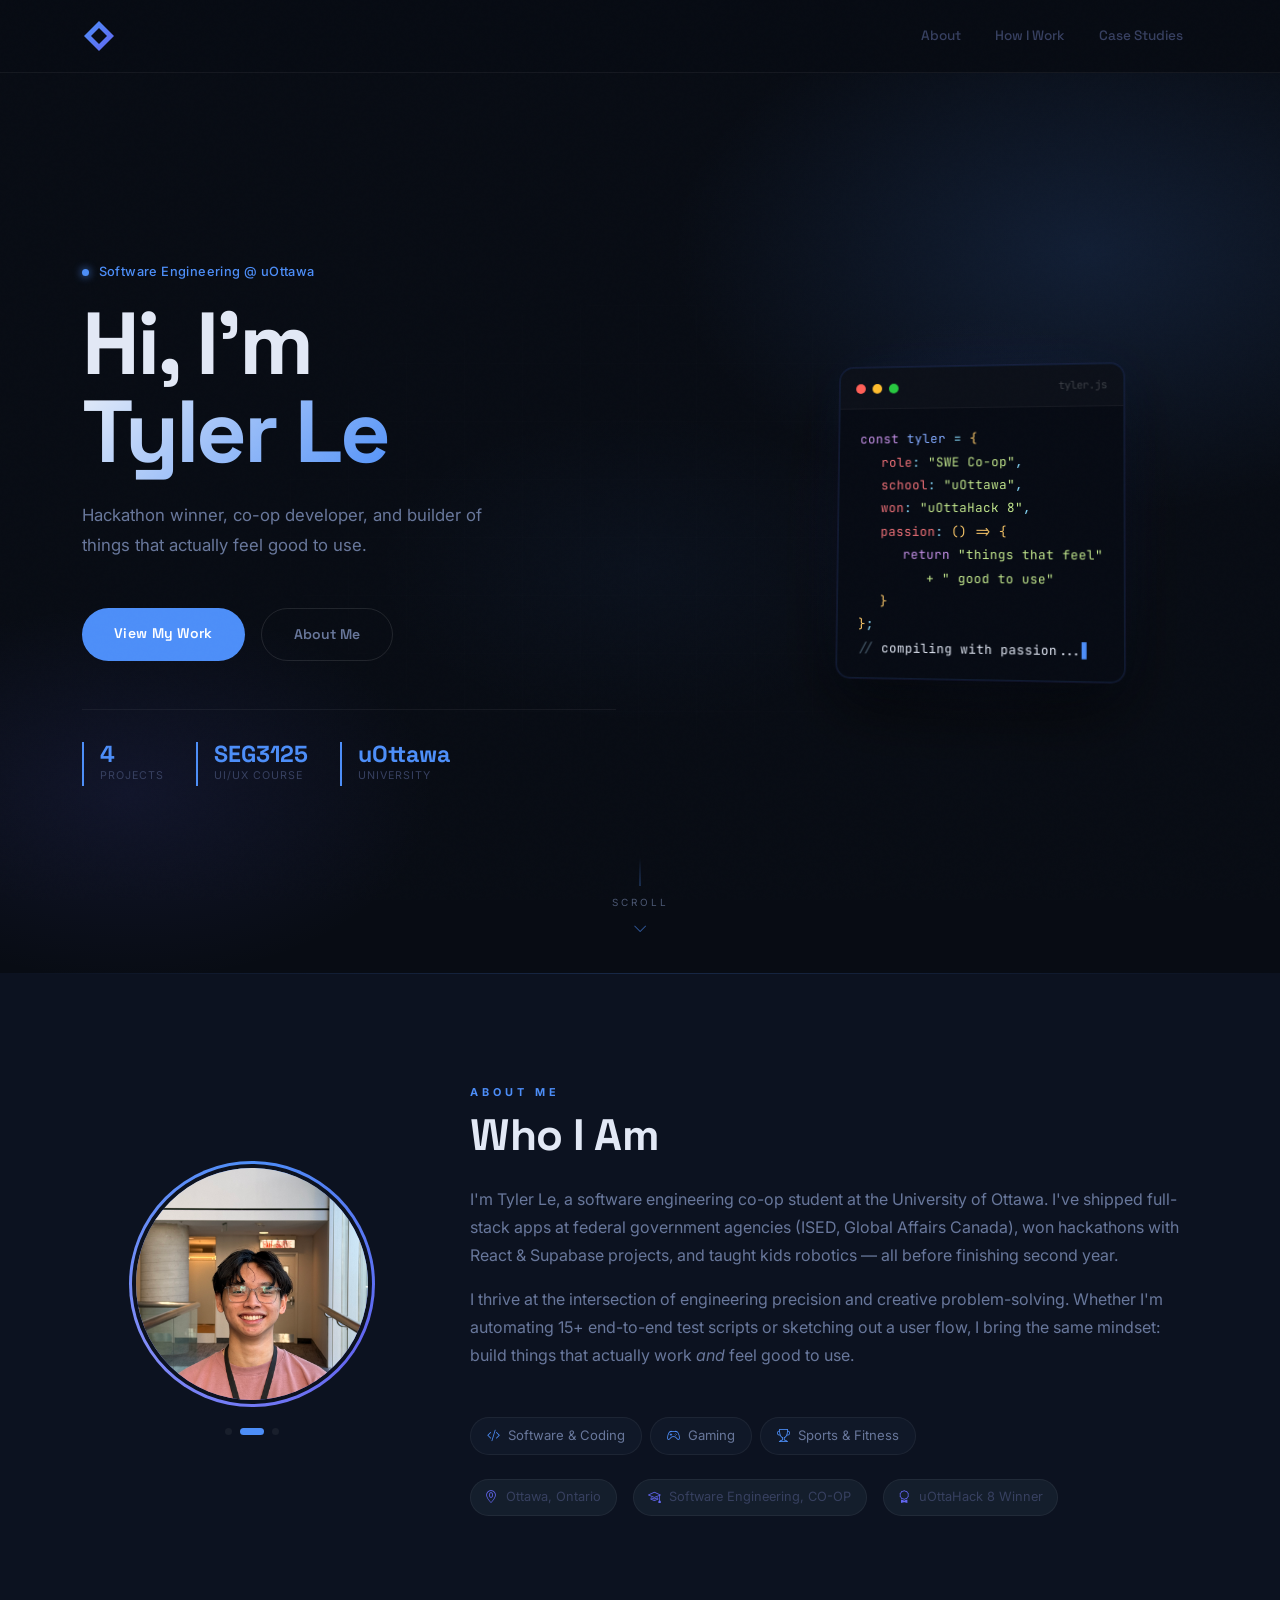
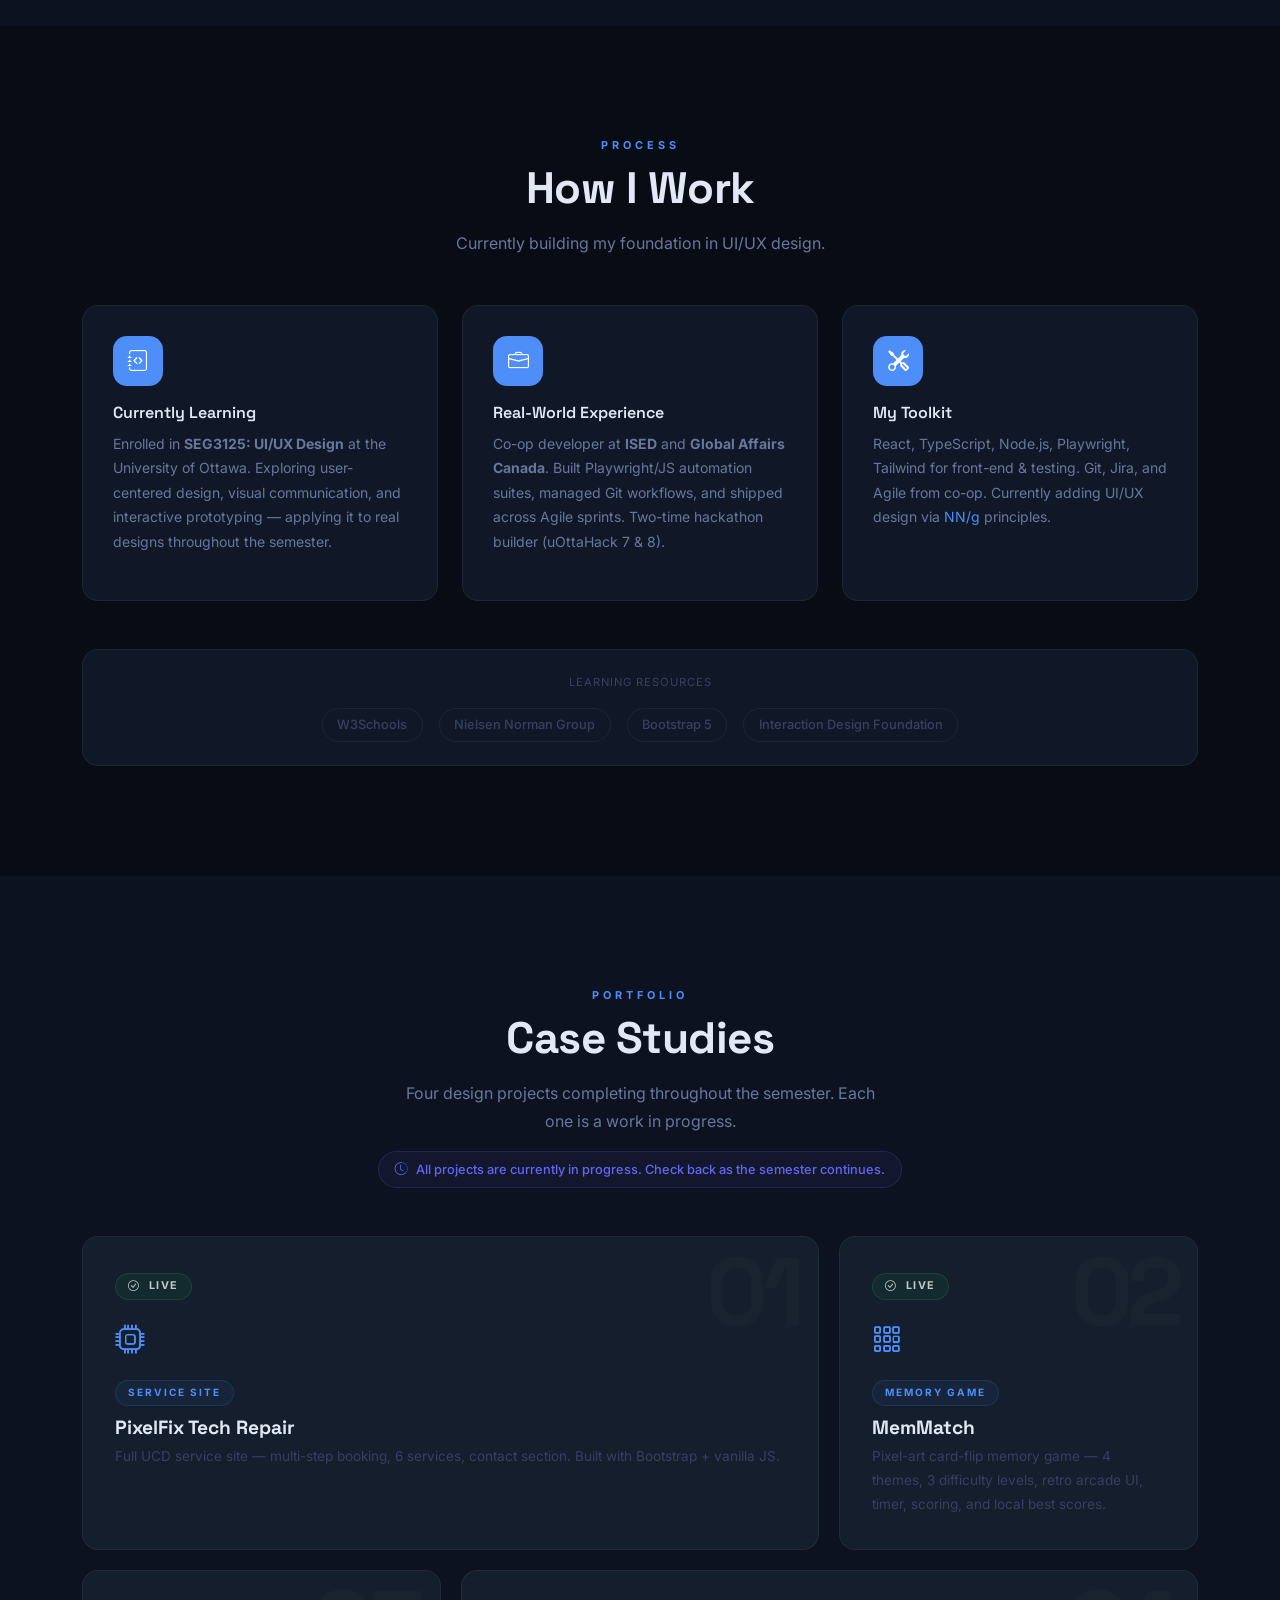
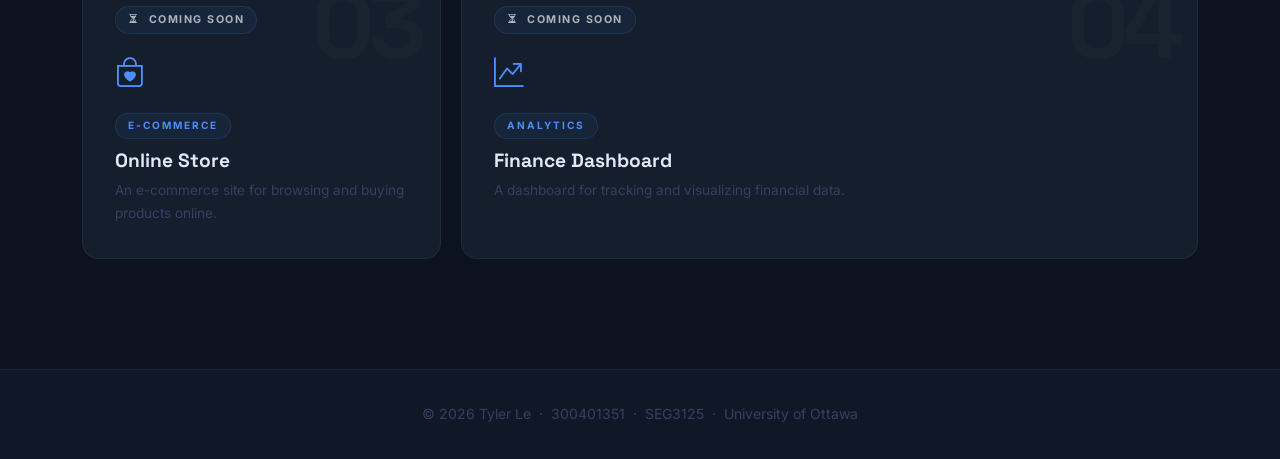
<file: index.html>
<!DOCTYPE html>
<html lang="en">
<head>
  <meta charset="UTF-8" />
  <meta name="viewport" content="width=device-width, initial-scale=1.0" />
  <title>Tyler Le | UI/UX Portfolio</title>
  <link rel="preconnect" href="https://fonts.googleapis.com" />
  <link rel="preconnect" href="https://fonts.gstatic.com" crossorigin />
  <link href="https://fonts.googleapis.com/css2?family=Space+Grotesk:wght@400;500;600;700;800&family=Inter:wght@400;500;600&family=JetBrains+Mono:wght@400;500&display=swap" rel="stylesheet" />
  <link href="https://cdn.jsdelivr.net/npm/bootstrap@5.3.3/dist/css/bootstrap.min.css" rel="stylesheet" />
  <link href="https://cdn.jsdelivr.net/npm/bootstrap-icons@1.11.3/font/bootstrap-icons.min.css" rel="stylesheet" />
  <link rel="stylesheet" href="css/style.css" />
</head>
<body>

  <!-- ===== Navbar ===== -->
  <nav class="navbar navbar-expand-lg fixed-top" id="mainNav">
    <div class="container">
      <a class="navbar-brand" href="#hero" aria-label="Home">
        <svg class="brand-mark" width="34" height="34" viewBox="0 0 34 34" fill="none" xmlns="http://www.w3.org/2000/svg">
          <path d="M17 2L32 17L17 32L2 17L17 2Z" fill="url(#g1)"/>
          <path d="M17 9L25 17L17 25L9 17L17 9Z" fill="#080C14"/>
          <defs>
            <linearGradient id="g1" x1="2" y1="2" x2="32" y2="32" gradientUnits="userSpaceOnUse">
              <stop stop-color="#4D8EF8"/>
              <stop offset="1" stop-color="#6366F1"/>
            </linearGradient>
          </defs>
        </svg>
      </a>
      <button class="navbar-toggler border-0 shadow-none" type="button" data-bs-toggle="collapse" data-bs-target="#navMenu" aria-controls="navMenu" aria-expanded="false" aria-label="Toggle navigation">
        <i class="bi bi-list text-white fs-4"></i>
      </button>
      <div class="collapse navbar-collapse" id="navMenu">
        <ul class="navbar-nav ms-auto gap-1">
          <li class="nav-item"><a class="nav-link" href="#about">About</a></li>
          <li class="nav-item"><a class="nav-link" href="#work">How I Work</a></li>
          <li class="nav-item"><a class="nav-link" href="#cases">Case Studies</a></li>
        </ul>
      </div>
    </div>
  </nav>

  <!-- ===== Hero ===== -->
  <section id="hero" class="hero-section">
    <div class="hero-bg"></div>
    <div class="hero-grid"></div>
    <div class="container position-relative">
      <div class="row align-items-center g-5 hero-row">

        <!-- Left: Text -->
        <div class="col-lg-6">
          <p class="hero-eyebrow mb-3">
            <span class="eyebrow-dot"></span>
            Software Engineering @ uOttawa
          </p>
          <h1 class="hero-title mb-4">
            Hi, I'm<br />
            <span class="gradient-text">Tyler Le</span>
          </h1>
          <p class="hero-desc mb-5">
            Hackathon winner, co-op developer, and builder of things that actually feel good to use.
          </p>
          <div class="d-flex gap-3 flex-wrap mb-5">
            <a href="#cases" class="btn-glow">View My Work</a>
            <a href="#about" class="btn-ghost">About Me</a>
          </div>
          <div class="hero-stats">
            <div class="stat-item">
              <div class="stat-number">4</div>
              <div class="stat-label">Projects</div>
            </div>
            <div class="stat-item">
              <div class="stat-number">SEG3125</div>
              <div class="stat-label">UI/UX Course</div>
            </div>
            <div class="stat-item">
              <div class="stat-number">uOttawa</div>
              <div class="stat-label">University</div>
            </div>
          </div>
        </div>

        <!-- Right: Code card -->
        <div class="col-lg-5 offset-lg-1 d-none d-lg-flex justify-content-center">
          <div class="hero-visual">
            <div class="code-card">
              <div class="code-topbar">
                <span class="code-dot dot-red"></span>
                <span class="code-dot dot-yellow"></span>
                <span class="code-dot dot-green"></span>
                <span class="code-filename">tyler.js</span>
              </div>
              <div class="code-content">
                <div class="code-line"><span class="c-kw">const</span> <span class="c-var">tyler</span> <span class="c-op">=</span> <span class="c-br">{</span></div>
                <div class="code-line indent1"><span class="c-prop">role</span><span class="c-punct">:</span> <span class="c-str">"SWE Co-op"</span><span class="c-punct">,</span></div>
                <div class="code-line indent1"><span class="c-prop">school</span><span class="c-punct">:</span> <span class="c-str">"uOttawa"</span><span class="c-punct">,</span></div>
                <div class="code-line indent1"><span class="c-prop">won</span><span class="c-punct">:</span> <span class="c-str">"uOttaHack 8"</span><span class="c-punct">,</span></div>
                <div class="code-line indent1"><span class="c-prop">passion</span><span class="c-punct">:</span> <span class="c-fn">() =&gt;</span> <span class="c-br">{</span></div>
                <div class="code-line indent2"><span class="c-kw">return</span> <span class="c-str">"things that feel"</span></div>
                <div class="code-line indent2"><span class="c-str">&nbsp;&nbsp;&nbsp;+ " good to use"</span></div>
                <div class="code-line indent1"><span class="c-br">}</span></div>
                <div class="code-line"><span class="c-br">}</span><span class="c-punct">;</span></div>
                <div class="code-line code-comment"><span class="c-comment">// </span><span id="typed-text"></span><span class="cursor-blink">&#9611;</span></div>
              </div>
            </div>
          </div>
        </div>

      </div>
    </div>

    <div class="scroll-hint">
      <span>Scroll</span>
      <i class="bi bi-chevron-down"></i>
    </div>
  </section>

  <!-- ===== About ===== -->
  <section id="about" class="py-section about-section">
    <div class="container">
      <div class="row align-items-center g-5">

        <div class="col-lg-4 text-center">
          <div class="profile-ring mx-auto">
            <img
              src="images/profile.jpg"
              alt="Tyler Le"
              class="profile-img"
              onerror="this.style.display='none'; this.nextElementSibling.style.display='flex';"
            />
            <div class="profile-placeholder" style="display:none;">
              <svg xmlns="http://www.w3.org/2000/svg" width="60" height="60" viewBox="0 0 24 24" fill="none" stroke="currentColor" stroke-width="1.5" stroke-linecap="round" stroke-linejoin="round" aria-hidden="true">
                <circle cx="12" cy="8" r="4"/>
                <path d="M3 20c0-4 4-7 9-7s9 3 9 7"/>
              </svg>
            </div>
          </div>
          <div class="mt-4 d-flex justify-content-center gap-2 align-items-center">
            <span class="dot-deco"></span>
            <span class="dot-deco active"></span>
            <span class="dot-deco"></span>
          </div>
        </div>

        <div class="col-lg-8">
          <p class="overline mb-2">About Me</p>
          <h2 class="section-title mb-4">Who I Am</h2>
          <p class="mb-3">
            I'm Tyler Le, a software engineering co-op student at the University of Ottawa. I've shipped full-stack apps at federal government agencies (ISED, Global Affairs Canada), won hackathons with React &amp; Supabase projects, and taught kids robotics — all before finishing second year.
          </p>
          <p class="mb-5">
            I thrive at the intersection of engineering precision and creative problem-solving. Whether I'm automating 15+ end-to-end test scripts or sketching out a user flow, I bring the same mindset: build things that actually work <em>and</em> feel good to use.
          </p>

          <div class="d-flex flex-wrap gap-2 mb-4">
            <span class="chip"><i class="bi bi-code-slash"></i>Software &amp; Coding</span>
            <span class="chip"><i class="bi bi-controller"></i>Gaming</span>
            <span class="chip"><i class="bi bi-trophy"></i>Sports &amp; Fitness</span>
          </div>

          <div class="row g-3">
            <div class="col-auto">
              <div class="info-pill"><i class="bi bi-geo-alt me-2"></i>Ottawa, Ontario</div>
            </div>
            <div class="col-auto">
              <div class="info-pill"><i class="bi bi-mortarboard me-2"></i>Software Engineering, CO-OP</div>
            </div>
            <div class="col-auto">
              <div class="info-pill"><i class="bi bi-award me-2"></i>uOttaHack 8 Winner</div>
            </div>
          </div>
        </div>
      </div>
    </div>
  </section>

  <!-- ===== How I Work ===== -->
  <section id="work" class="py-section work-section">
    <div class="container">
      <div class="text-center mb-5">
        <p class="overline mb-2">Process</p>
        <h2 class="section-title mb-3">How I Work</h2>
        <p class="text-center" style="max-width: 500px; margin: 0 auto;">
          Currently building my foundation in UI/UX design.
        </p>
      </div>

      <div class="row g-4">
        <div class="col-md-4">
          <div class="work-card h-100 fade-in">
            <div class="icon-box"><i class="bi bi-journal-code"></i></div>
            <h5>Currently Learning</h5>
            <p class="small">
              Enrolled in <strong>SEG3125: UI/UX Design</strong> at the University of Ottawa. Exploring user-centered design, visual communication, and interactive prototyping — applying it to real designs throughout the semester.
            </p>
          </div>
        </div>

        <div class="col-md-4">
          <div class="work-card h-100 fade-in">
            <div class="icon-box"><i class="bi bi-briefcase"></i></div>
            <h5>Real-World Experience</h5>
            <p class="small">
              Co-op developer at <strong>ISED</strong> and <strong>Global Affairs Canada</strong>. Built Playwright/JS automation suites, managed Git workflows, and shipped across Agile sprints. Two-time hackathon builder (uOttaHack 7 &amp; 8).
            </p>
          </div>
        </div>

        <div class="col-md-4">
          <div class="work-card h-100 fade-in">
            <div class="icon-box"><i class="bi bi-tools"></i></div>
            <h5>My Toolkit</h5>
            <p class="small">
              React, TypeScript, Node.js, Playwright, Tailwind for front-end &amp; testing. Git, Jira, and Agile from co-op. Currently adding UI/UX design via
              <a href="https://www.nngroup.com" class="link-accent" target="_blank" rel="noopener">NN/g</a> principles.
            </p>
          </div>
        </div>
      </div>

      <div class="resources-strip mt-5">
        <p class="small text-center mb-3" style="color: var(--text-muted); letter-spacing: 1px; text-transform: uppercase; font-size: 0.7rem;">Learning Resources</p>
        <div class="d-flex flex-wrap justify-content-center gap-3">
          <a href="https://www.w3schools.com" class="resource-link" target="_blank" rel="noopener">W3Schools</a>
          <a href="https://www.nngroup.com" class="resource-link" target="_blank" rel="noopener">Nielsen Norman Group</a>
          <a href="https://www.w3schools.com/bootstrap5" class="resource-link" target="_blank" rel="noopener">Bootstrap 5</a>
          <a href="https://www.interaction-design.org" class="resource-link" target="_blank" rel="noopener">Interaction Design Foundation</a>
        </div>
      </div>
    </div>
  </section>

  <!-- ===== Case Studies ===== -->
  <section id="cases" class="py-section cases-section">
    <div class="container">
      <div class="text-center mb-5">
        <p class="overline mb-2">Portfolio</p>
        <h2 class="section-title mb-3">Case Studies</h2>
        <p style="max-width: 480px; margin: 0 auto;">
          Four design projects completing throughout the semester. Each one is a work in progress.
        </p>
        <div class="wip-notice mt-3">
          <i class="bi bi-clock-history me-2"></i>All projects are currently in progress. Check back as the semester continues.
        </div>
      </div>

      <div class="bento-grid">

        <div class="bento-item bento-wide">
          <a href="design1/index.html" class="case-link">
            <div class="case-card fade-in">
              <span class="case-num">01</span>
              <div class="cs-status-banner" style="background:rgba(22,163,74,0.1);border-color:rgba(22,163,74,0.22);color:rgba(255,255,255,0.75);"><i class="bi bi-check-circle me-2"></i>Live</div>
              <div class="case-icon"><i class="bi bi-cpu"></i></div>
              <span class="case-badge">Service Site</span>
              <h4>PixelFix Tech Repair</h4>
              <p>Full UCD service site — multi-step booking, 6 services, contact section. Built with Bootstrap + vanilla JS.</p>
            </div>
          </a>
        </div>

        <div class="bento-item">
          <a href="game1/index.html" class="case-link">
            <div class="case-card fade-in h-100">
              <span class="case-num">02</span>
              <div class="cs-status-banner" style="background:rgba(22,163,74,0.1);border-color:rgba(22,163,74,0.22);color:rgba(255,255,255,0.75);"><i class="bi bi-check-circle me-2"></i>Live</div>
              <div class="case-icon"><i class="bi bi-grid-3x3-gap"></i></div>
              <span class="case-badge">Memory Game</span>
              <h4>MemMatch</h4>
              <p>Pixel-art card-flip memory game — 4 themes, 3 difficulty levels, retro arcade UI, timer, scoring, and local best scores.</p>
            </div>
          </a>
        </div>

        <div class="bento-item">
          <a href="coming-soon/design3.html" class="case-link">
            <div class="case-card fade-in h-100">
              <span class="case-num">03</span>
              <div class="cs-status-banner"><i class="bi bi-hourglass-split me-2"></i>Coming Soon</div>
              <div class="case-icon"><i class="bi bi-bag-heart"></i></div>
              <span class="case-badge">E-Commerce</span>
              <h4>Online Store</h4>
              <p>An e-commerce site for browsing and buying products online.</p>
            </div>
          </a>
        </div>

        <div class="bento-item bento-wide">
          <a href="coming-soon/design4.html" class="case-link">
            <div class="case-card fade-in">
              <span class="case-num">04</span>
              <div class="cs-status-banner"><i class="bi bi-hourglass-split me-2"></i>Coming Soon</div>
              <div class="case-icon"><i class="bi bi-graph-up-arrow"></i></div>
              <span class="case-badge">Analytics</span>
              <h4>Finance Dashboard</h4>
              <p>A dashboard for tracking and visualizing financial data.</p>
            </div>
          </a>
        </div>

      </div>
    </div>
  </section>

  <!-- ===== Footer ===== -->
  <footer>
    <div class="container text-center">
      <p class="small mb-0" style="color: var(--text-muted);">
        &copy; 2026 Tyler Le &nbsp;&middot;&nbsp; 300401351 &nbsp;&middot;&nbsp; SEG3125 &nbsp;&middot;&nbsp; University of Ottawa
      </p>
    </div>
  </footer>

  <script src="https://cdn.jsdelivr.net/npm/bootstrap@5.3.3/dist/js/bootstrap.bundle.min.js"></script>
  <script src="js/main.js"></script>
</body>
</html>
</file>
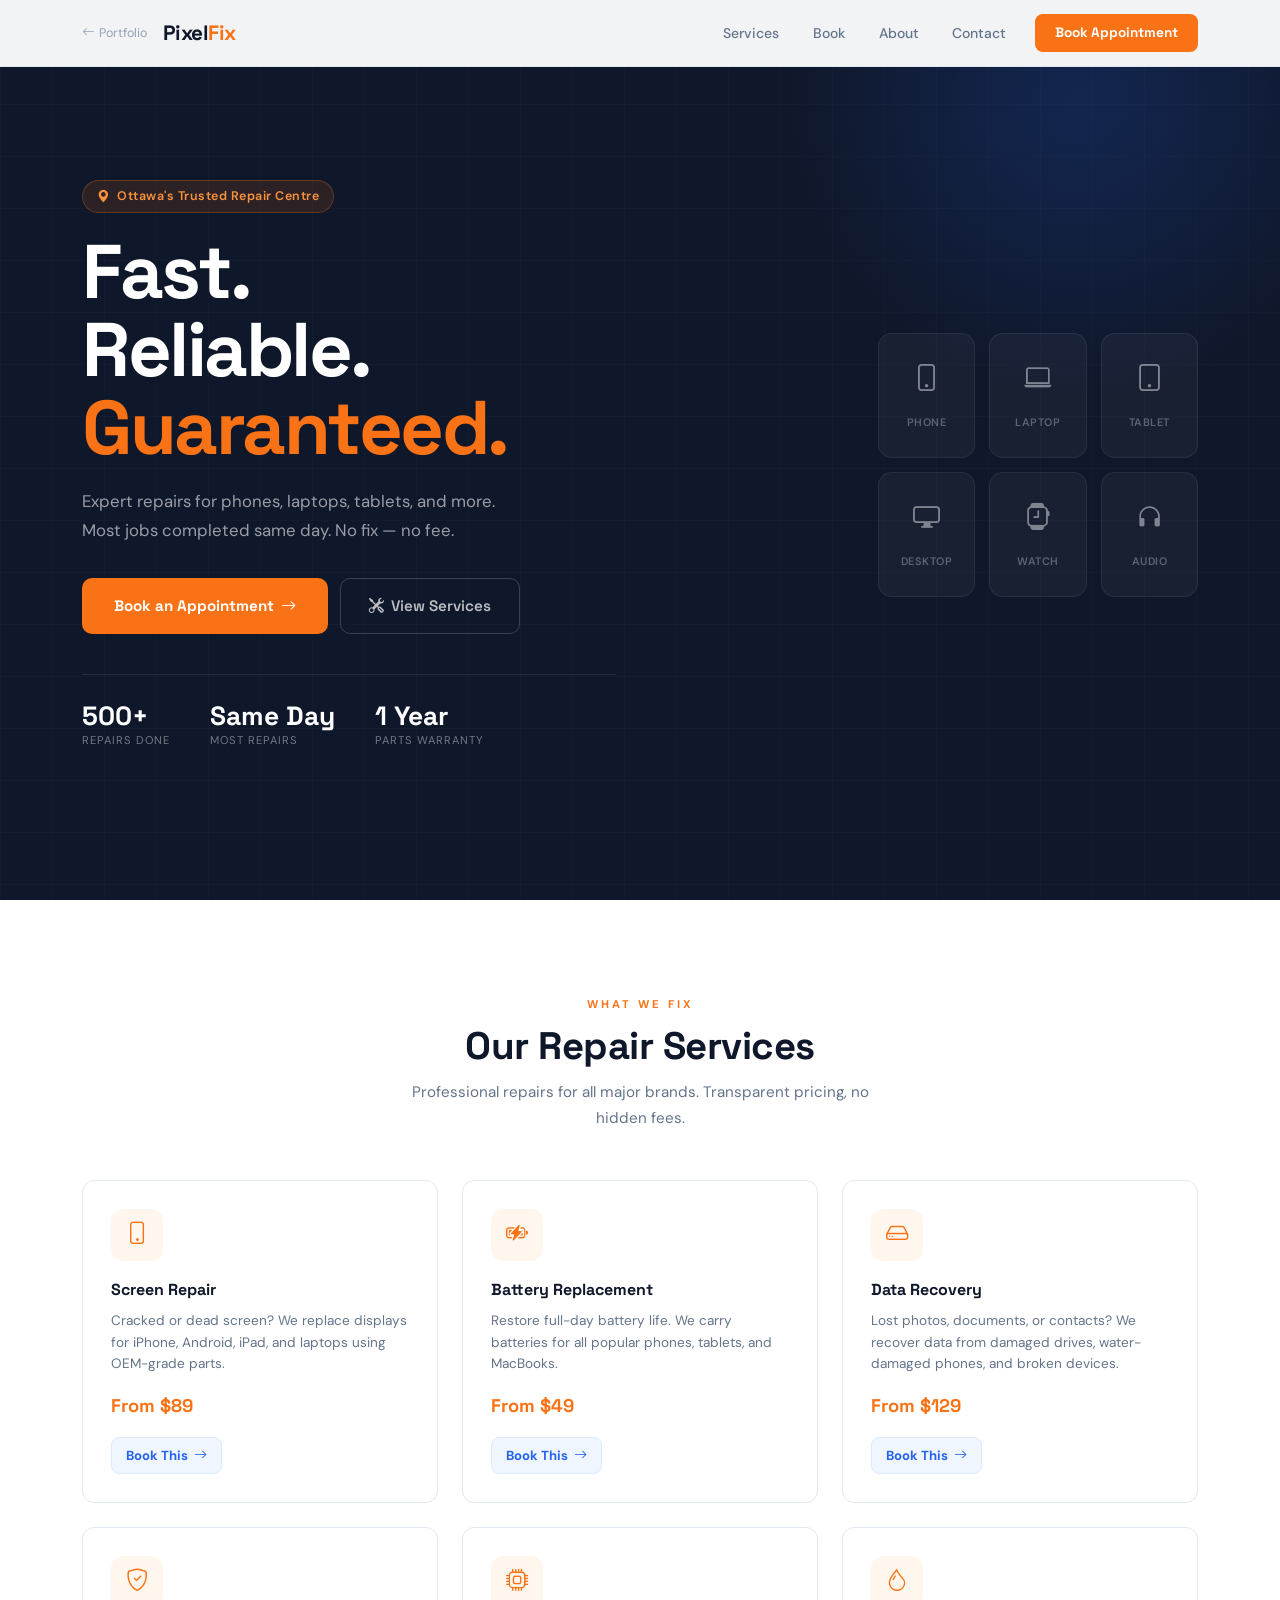
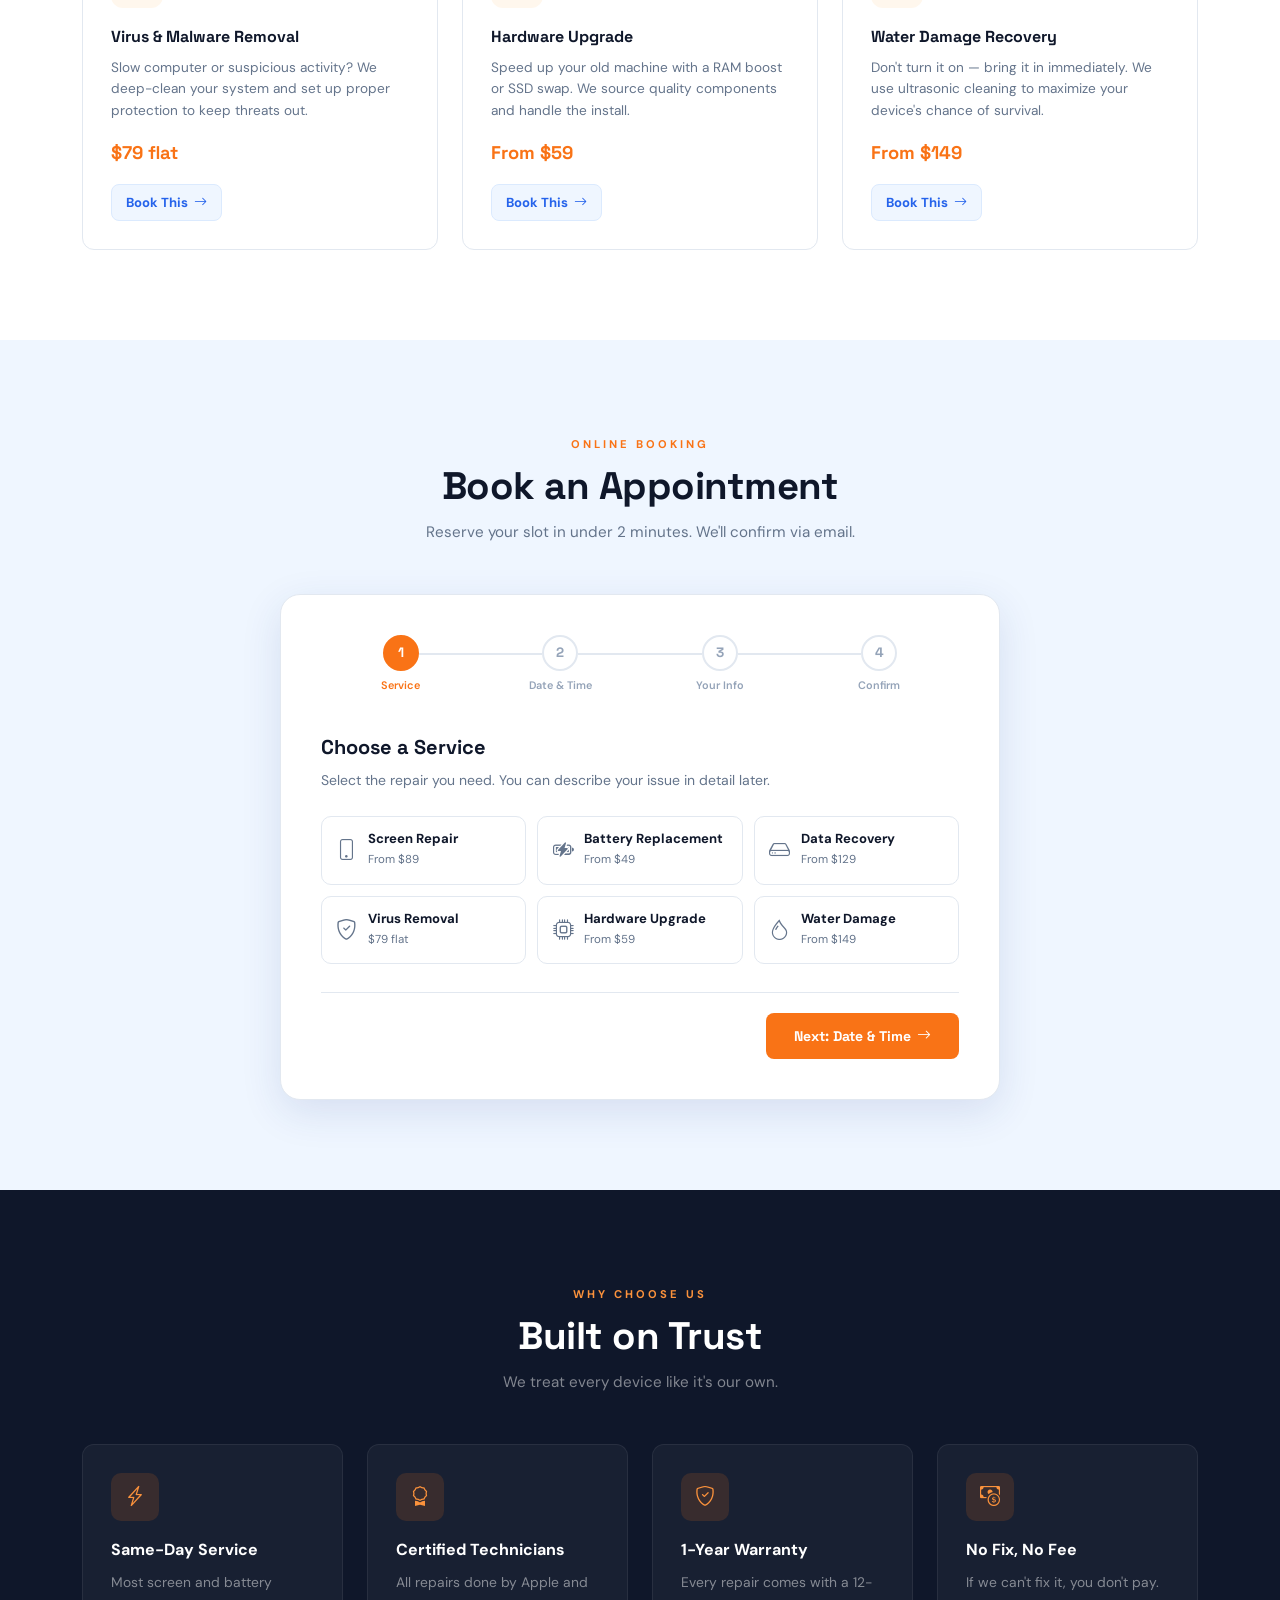
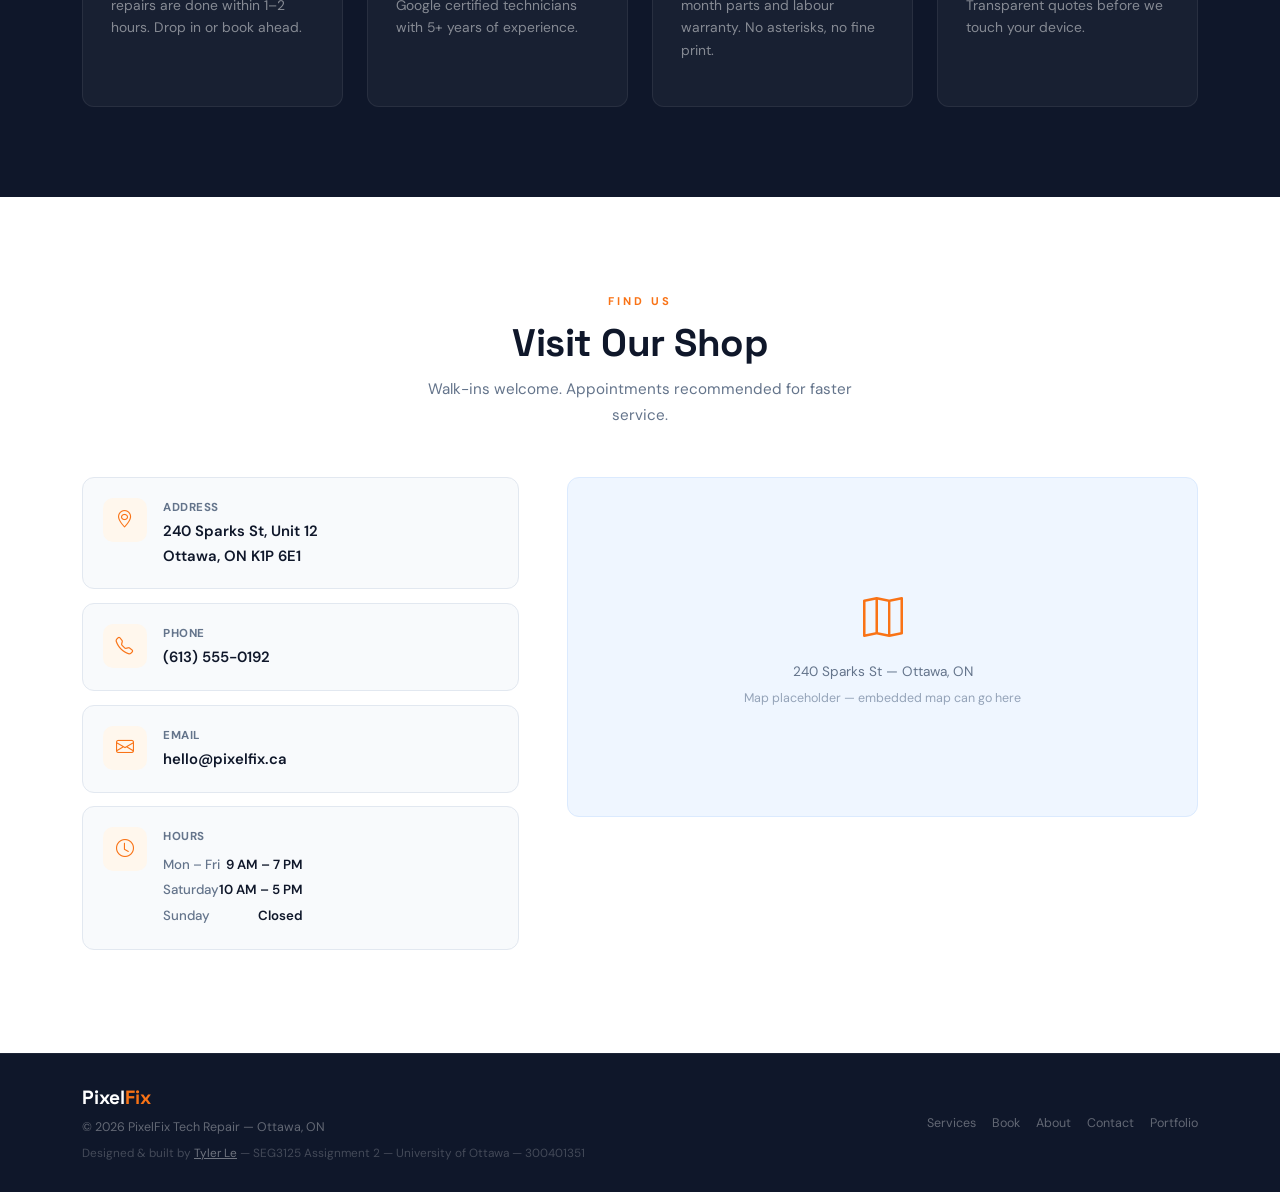
<file: design1/index.html>
<!DOCTYPE html>
<html lang="en">
<head>
  <meta charset="UTF-8" />
  <meta name="viewport" content="width=device-width, initial-scale=1.0" />
  <title>PixelFix | Tech Repair & Service — Ottawa</title>
  <link rel="preconnect" href="https://fonts.googleapis.com" />
  <link rel="preconnect" href="https://fonts.gstatic.com" crossorigin />
  <link href="https://fonts.googleapis.com/css2?family=Space+Grotesk:wght@400;500;600;700;800&family=DM+Sans:wght@400;500;700&display=swap" rel="stylesheet" />
  <link href="https://cdn.jsdelivr.net/npm/bootstrap@5.3.3/dist/css/bootstrap.min.css" rel="stylesheet" />
  <link href="https://cdn.jsdelivr.net/npm/bootstrap-icons@1.11.3/font/bootstrap-icons.min.css" rel="stylesheet" />
  <style>
    /* ===== Design Tokens ===== */
    :root {
      --blue:        #1E3A8A;
      --blue-mid:    #2563EB;
      --blue-light:  #EFF6FF;
      --blue-pale:   #DBEAFE;
      --orange:      #F97316;
      --orange-dark: #EA580C;
      --orange-pale: #FFF7ED;
      --bg:          #F8FAFC;
      --surface:     #FFFFFF;
      --dark:        #0F172A;
      --dark-mid:    #1E293B;
      --border:      #E2E8F0;
      --text:        #1E293B;
      --text-muted:  #64748B;
      --text-light:  #94A3B8;
      --green:       #16A34A;
      --red:         #DC2626;
      --radius:      12px;
      --shadow:      0 4px 24px rgba(30,58,138,0.07);
      --shadow-lg:   0 12px 40px rgba(30,58,138,0.12);
    }

    *, *::before, *::after { box-sizing: border-box; margin: 0; padding: 0; }

    html { scroll-behavior: smooth; scroll-padding-top: 74px; }

    body {
      font-family: 'DM Sans', sans-serif;
      background: var(--bg);
      color: var(--text);
      line-height: 1.65;
      overflow-x: hidden;
    }

    h1, h2, h3, h4, h5 { font-family: 'Space Grotesk', sans-serif; }

    a { text-decoration: none; }

    ::-webkit-scrollbar { width: 5px; }
    ::-webkit-scrollbar-track { background: var(--bg); }
    ::-webkit-scrollbar-thumb { background: var(--blue-mid); border-radius: 3px; }

    @media (prefers-reduced-motion: reduce) {
      *, *::before, *::after { animation-duration: 0.01ms !important; transition-duration: 0.01ms !important; }
    }

    /* ===== Navbar ===== */
    #mainNav {
      position: fixed;
      top: 0; left: 0; right: 0;
      z-index: 1000;
      background: rgba(255,255,255,0.95);
      backdrop-filter: blur(16px);
      -webkit-backdrop-filter: blur(16px);
      border-bottom: 1px solid var(--border);
      padding: 0.875rem 0;
      transition: box-shadow 0.3s;
    }

    #mainNav.scrolled { box-shadow: 0 2px 20px rgba(30,58,138,0.08); }

    .nav-logo {
      font-family: 'Space Grotesk', sans-serif;
      font-weight: 800;
      font-size: 1.3rem;
      color: var(--dark);
      letter-spacing: -0.5px;
    }

    .nav-logo .accent { color: var(--orange); }

    .nav-link-item {
      font-size: 0.875rem;
      font-weight: 500;
      color: var(--text-muted);
      padding: 0.35rem 0.8rem;
      border-radius: 8px;
      transition: color 0.2s, background 0.2s;
      cursor: pointer;
    }

    .nav-link-item:hover, .nav-link-item.active {
      color: var(--blue);
      background: var(--blue-light);
    }

    .btn-nav-book {
      background: var(--orange);
      color: white;
      padding: 0.5rem 1.25rem;
      border-radius: 8px;
      font-family: 'Space Grotesk', sans-serif;
      font-weight: 700;
      font-size: 0.85rem;
      border: none;
      cursor: pointer;
      transition: background 0.2s, transform 0.2s;
    }

    .btn-nav-book:hover { background: var(--orange-dark); transform: translateY(-1px); color: white; }

    .back-link {
      font-size: 0.78rem;
      color: var(--text-light);
      display: inline-flex;
      align-items: center;
      gap: 0.3rem;
      transition: color 0.2s;
    }

    .back-link:hover { color: var(--blue-mid); }

    /* Mobile menu */
    .hamburger {
      background: none;
      border: 1px solid var(--border);
      color: var(--dark);
      border-radius: 8px;
      width: 40px;
      height: 40px;
      display: flex;
      align-items: center;
      justify-content: center;
      cursor: pointer;
      font-size: 1.2rem;
    }

    #mobileMenu {
      display: none;
      background: white;
      border-top: 1px solid var(--border);
      padding: 1rem 1.5rem;
    }

    #mobileMenu.open { display: block; }

    #mobileMenu a {
      display: block;
      padding: 0.65rem 0;
      font-weight: 600;
      color: var(--text);
      border-bottom: 1px solid var(--border);
      font-size: 0.95rem;
    }

    #mobileMenu a:last-child { border-bottom: none; }

    /* ===== Hero ===== */
    #hero {
      background: var(--dark);
      min-height: 100vh;
      display: flex;
      align-items: center;
      padding: 100px 0 70px;
      position: relative;
      overflow: hidden;
    }

    #hero::before {
      content: '';
      position: absolute;
      inset: 0;
      background-image:
        linear-gradient(rgba(255,255,255,0.015) 1px, transparent 1px),
        linear-gradient(90deg, rgba(255,255,255,0.015) 1px, transparent 1px);
      background-size: 52px 52px;
      pointer-events: none;
    }

    #hero::after {
      content: '';
      position: absolute;
      top: -200px;
      right: -100px;
      width: 600px;
      height: 600px;
      background: radial-gradient(ellipse, rgba(37,99,235,0.2) 0%, transparent 70%);
      pointer-events: none;
    }

    .hero-badge {
      display: inline-flex;
      align-items: center;
      gap: 0.45rem;
      background: rgba(249,115,22,0.12);
      border: 1px solid rgba(249,115,22,0.28);
      color: #FB923C;
      padding: 0.32rem 0.9rem;
      border-radius: 50px;
      font-size: 0.78rem;
      font-weight: 600;
      letter-spacing: 0.5px;
      margin-bottom: 1.25rem;
    }

    .hero-title {
      font-size: clamp(2.6rem, 6vw, 4.75rem);
      font-weight: 800;
      color: white;
      line-height: 1.03;
      letter-spacing: -2.5px;
      margin-bottom: 1.2rem;
    }

    .hero-title .orange { color: var(--orange); }

    .hero-sub {
      font-size: 1.05rem;
      color: rgba(255,255,255,0.58);
      max-width: 430px;
      line-height: 1.75;
      margin-bottom: 2rem;
    }

    .hero-btns { display: flex; gap: 0.75rem; flex-wrap: wrap; margin-bottom: 2.5rem; }

    .btn-hero-primary {
      display: inline-flex;
      align-items: center;
      gap: 0.45rem;
      background: var(--orange);
      color: white;
      padding: 0.9rem 2rem;
      border-radius: 10px;
      font-family: 'Space Grotesk', sans-serif;
      font-weight: 700;
      font-size: 0.95rem;
      border: none;
      cursor: pointer;
      transition: background 0.2s, transform 0.2s, box-shadow 0.2s;
    }

    .btn-hero-primary:hover {
      background: var(--orange-dark);
      color: white;
      transform: translateY(-2px);
      box-shadow: 0 10px 28px rgba(249,115,22,0.4);
    }

    .btn-hero-ghost {
      display: inline-flex;
      align-items: center;
      gap: 0.45rem;
      background: transparent;
      color: rgba(255,255,255,0.72);
      padding: 0.9rem 1.75rem;
      border-radius: 10px;
      font-family: 'Space Grotesk', sans-serif;
      font-weight: 600;
      font-size: 0.95rem;
      border: 1px solid rgba(255,255,255,0.18);
      cursor: pointer;
      transition: border-color 0.2s, color 0.2s;
    }

    .btn-hero-ghost:hover { border-color: rgba(255,255,255,0.45); color: white; }

    .hero-stats {
      display: flex;
      gap: 2.5rem;
      flex-wrap: wrap;
      border-top: 1px solid rgba(255,255,255,0.08);
      padding-top: 1.75rem;
    }

    .hero-stat-num {
      font-family: 'Space Grotesk', sans-serif;
      font-size: 1.65rem;
      font-weight: 800;
      color: white;
      line-height: 1;
    }

    .hero-stat-label {
      font-size: 0.7rem;
      color: rgba(255,255,255,0.42);
      text-transform: uppercase;
      letter-spacing: 1px;
      margin-top: 0.15rem;
    }

    /* Device grid */
    .device-grid {
      display: grid;
      grid-template-columns: repeat(3, 1fr);
      gap: 0.9rem;
      max-width: 320px;
      margin-left: auto;
      position: relative;
      z-index: 1;
    }

    .device-card {
      background: rgba(255,255,255,0.04);
      border: 1px solid rgba(255,255,255,0.07);
      border-radius: 14px;
      padding: 1.4rem 0.75rem;
      text-align: center;
      cursor: default;
      transition: background 0.25s, border-color 0.25s, transform 0.25s;
    }

    .device-card:hover {
      background: rgba(249,115,22,0.1);
      border-color: rgba(249,115,22,0.28);
      transform: translateY(-3px);
    }

    .device-card i {
      font-size: 1.7rem;
      color: rgba(255,255,255,0.45);
      display: block;
      margin-bottom: 0.4rem;
      transition: color 0.25s;
    }

    .device-card:hover i { color: #FB923C; }

    .device-card span {
      font-size: 0.68rem;
      color: rgba(255,255,255,0.3);
      font-weight: 600;
      text-transform: uppercase;
      letter-spacing: 0.5px;
    }

    /* ===== Sections shared ===== */
    .section-tag {
      display: inline-block;
      font-size: 0.7rem;
      font-weight: 700;
      letter-spacing: 3px;
      text-transform: uppercase;
      color: var(--orange);
      margin-bottom: 0.6rem;
    }

    .section-heading {
      font-size: clamp(1.75rem, 4vw, 2.4rem);
      font-weight: 800;
      color: var(--dark);
      letter-spacing: -0.5px;
      margin-bottom: 0.7rem;
    }

    .section-sub {
      font-size: 0.95rem;
      color: var(--text-muted);
      max-width: 480px;
      margin: 0 auto;
      line-height: 1.7;
    }

    /* ===== Services ===== */
    #services { padding: 90px 0; background: var(--surface); }

    .service-card {
      background: var(--surface);
      border: 1.5px solid var(--border);
      border-radius: var(--radius);
      padding: 1.75rem;
      height: 100%;
      cursor: pointer;
      transition: border-color 0.25s, box-shadow 0.25s, transform 0.25s;
      position: relative;
      overflow: hidden;
    }

    .service-card::before {
      content: '';
      position: absolute;
      bottom: 0; left: 0; right: 0;
      height: 3px;
      background: var(--orange);
      transform: scaleX(0);
      transform-origin: left;
      transition: transform 0.3s;
    }

    .service-card:hover {
      border-color: rgba(249,115,22,0.32);
      box-shadow: var(--shadow-lg);
      transform: translateY(-4px);
    }

    .service-card:hover::before { transform: scaleX(1); }

    .service-icon-box {
      width: 52px;
      height: 52px;
      background: var(--orange-pale);
      border-radius: 12px;
      display: flex;
      align-items: center;
      justify-content: center;
      margin-bottom: 1rem;
    }

    .service-icon-box i { font-size: 1.4rem; color: var(--orange); }

    .service-name {
      font-family: 'Space Grotesk', sans-serif;
      font-weight: 700;
      font-size: 1rem;
      color: var(--dark);
      margin-bottom: 0.4rem;
    }

    .service-desc {
      font-size: 0.85rem;
      color: var(--text-muted);
      line-height: 1.6;
      margin-bottom: 1rem;
    }

    .service-price {
      font-family: 'Space Grotesk', sans-serif;
      font-size: 1.15rem;
      font-weight: 800;
      color: var(--orange);
      margin-bottom: 1rem;
    }

    .btn-service {
      display: inline-flex;
      align-items: center;
      gap: 0.35rem;
      font-size: 0.82rem;
      font-weight: 700;
      color: var(--blue-mid);
      border: 1.5px solid var(--blue-pale);
      background: var(--blue-light);
      padding: 0.4rem 0.9rem;
      border-radius: 8px;
      cursor: pointer;
      transition: background 0.2s, border-color 0.2s, color 0.2s;
    }

    .btn-service:hover {
      background: var(--orange);
      border-color: var(--orange);
      color: white;
    }

    /* ===== Booking Wizard ===== */
    #booking { padding: 90px 0; background: var(--blue-light); }

    .wizard-card {
      background: var(--surface);
      border: 1px solid var(--border);
      border-radius: 20px;
      padding: 2.5rem;
      box-shadow: var(--shadow-lg);
      max-width: 720px;
      margin: 0 auto;
    }

    /* Step indicator */
    .step-rail {
      display: flex;
      align-items: flex-start;
      margin-bottom: 2.25rem;
      position: relative;
    }

    .step-item {
      flex: 1;
      display: flex;
      flex-direction: column;
      align-items: center;
      position: relative;
    }

    .step-item:not(:last-child)::after {
      content: '';
      position: absolute;
      top: 18px;
      left: calc(50% + 18px);
      width: calc(100% - 36px);
      height: 2px;
      background: var(--border);
      transition: background 0.3s;
    }

    .step-item.done:not(:last-child)::after { background: var(--green); }

    .step-num {
      width: 36px;
      height: 36px;
      border-radius: 50%;
      border: 2px solid var(--border);
      background: var(--surface);
      display: flex;
      align-items: center;
      justify-content: center;
      font-family: 'Space Grotesk', sans-serif;
      font-weight: 700;
      font-size: 0.85rem;
      color: var(--text-light);
      position: relative;
      z-index: 1;
      transition: all 0.3s;
    }

    .step-item.active .step-num {
      background: var(--orange);
      border-color: var(--orange);
      color: white;
    }

    .step-item.done .step-num {
      background: var(--green);
      border-color: var(--green);
      color: white;
    }

    .step-lbl {
      font-size: 0.68rem;
      font-weight: 600;
      color: var(--text-light);
      text-align: center;
      margin-top: 0.4rem;
    }

    .step-item.active .step-lbl { color: var(--orange); }
    .step-item.done  .step-lbl  { color: var(--green); }

    /* Wizard steps */
    .wz-step { display: none; }
    .wz-step.active { display: block; }

    .wz-title {
      font-family: 'Space Grotesk', sans-serif;
      font-weight: 700;
      font-size: 1.25rem;
      color: var(--dark);
      margin-bottom: 0.3rem;
    }

    .wz-sub { font-size: 0.875rem; color: var(--text-muted); margin-bottom: 1.5rem; }

    /* Alert */
    #wzAlert {
      display: none;
      background: #FEF2F2;
      border: 1px solid #FECACA;
      color: var(--red);
      border-radius: 8px;
      padding: 0.6rem 1rem;
      font-size: 0.85rem;
      font-weight: 500;
      margin-bottom: 1rem;
    }

    /* Step 1: service grid */
    .svc-select-grid {
      display: grid;
      grid-template-columns: 1fr 1fr;
      gap: 0.7rem;
      margin-bottom: 1.5rem;
    }

    @media (min-width: 576px) { .svc-select-grid { grid-template-columns: repeat(3, 1fr); } }

    .svc-select-card {
      border: 1.5px solid var(--border);
      border-radius: 10px;
      padding: 0.9rem;
      cursor: pointer;
      transition: border-color 0.2s, background 0.2s, box-shadow 0.2s;
      background: var(--surface);
      display: flex;
      align-items: center;
      gap: 0.65rem;
    }

    .svc-select-card:hover {
      border-color: rgba(249,115,22,0.4);
      background: var(--orange-pale);
    }

    .svc-select-card.selected {
      border-color: var(--orange);
      background: var(--orange-pale);
      box-shadow: 0 0 0 3px rgba(249,115,22,0.12);
    }

    .svc-select-card i {
      font-size: 1.3rem;
      color: var(--text-muted);
      flex-shrink: 0;
      transition: color 0.2s;
    }

    .svc-select-card.selected i { color: var(--orange); }

    .svc-select-name { font-size: 0.82rem; font-weight: 700; color: var(--dark); line-height: 1.25; }
    .svc-select-price { font-size: 0.72rem; color: var(--text-muted); margin-top: 0.15rem; }

    /* Step 2: date & time */
    .form-label-lbl {
      display: block;
      font-size: 0.82rem;
      font-weight: 700;
      color: var(--dark);
      margin-bottom: 0.4rem;
    }

    .inp {
      width: 100%;
      border: 1.5px solid var(--border);
      border-radius: 10px;
      padding: 0.7rem 1rem;
      font-family: 'DM Sans', sans-serif;
      font-size: 0.9rem;
      color: var(--dark);
      background: var(--surface);
      outline: none;
      transition: border-color 0.2s;
    }

    .inp:focus { border-color: var(--orange); }
    .inp.err { border-color: var(--red); }

    .errmsg {
      font-size: 0.75rem;
      color: var(--red);
      margin-top: 0.25rem;
      display: none;
    }

    .errmsg.show { display: block; }

    .time-grid {
      display: grid;
      grid-template-columns: repeat(4, 1fr);
      gap: 0.55rem;
    }

    @media (max-width: 480px) { .time-grid { grid-template-columns: repeat(3, 1fr); } }

    .time-btn {
      border: 1.5px solid var(--border);
      border-radius: 8px;
      padding: 0.55rem 0.2rem;
      text-align: center;
      font-size: 0.78rem;
      font-weight: 600;
      cursor: pointer;
      background: var(--surface);
      color: var(--text-muted);
      transition: all 0.2s;
    }

    .time-btn:not(.taken):hover { border-color: var(--orange); color: var(--orange); background: var(--orange-pale); }
    .time-btn.picked { background: var(--orange); border-color: var(--orange); color: white; }

    .time-btn.taken {
      opacity: 0.38;
      cursor: not-allowed;
      text-decoration: line-through;
    }

    /* Step 3: contact info */
    .form-group { margin-bottom: 1rem; }

    /* Step 4: confirm */
    .confirm-box {
      border: 1px solid var(--border);
      border-radius: 12px;
      overflow: hidden;
      margin-bottom: 1.25rem;
    }

    .confirm-row {
      display: flex;
      justify-content: space-between;
      padding: 0.8rem 1.1rem;
      border-bottom: 1px solid var(--border);
      gap: 1rem;
    }

    .confirm-row:last-child { border-bottom: none; }
    .clbl { font-size: 0.8rem; color: var(--text-muted); font-weight: 500; }
    .cval { font-size: 0.88rem; color: var(--dark); font-weight: 700; text-align: right; }

    /* Wizard nav */
    .wz-nav {
      display: flex;
      justify-content: space-between;
      align-items: center;
      margin-top: 1.75rem;
      padding-top: 1.25rem;
      border-top: 1px solid var(--border);
    }

    .btn-back {
      background: transparent;
      border: 1.5px solid var(--border);
      color: var(--text-muted);
      padding: 0.65rem 1.4rem;
      border-radius: 8px;
      font-weight: 600;
      font-size: 0.875rem;
      cursor: pointer;
      transition: border-color 0.2s, color 0.2s;
    }

    .btn-back:hover { border-color: var(--text-muted); color: var(--dark); }

    .btn-next {
      display: inline-flex;
      align-items: center;
      gap: 0.4rem;
      background: var(--orange);
      border: none;
      color: white;
      padding: 0.7rem 1.75rem;
      border-radius: 8px;
      font-family: 'Space Grotesk', sans-serif;
      font-weight: 700;
      font-size: 0.875rem;
      cursor: pointer;
      transition: background 0.2s, transform 0.2s, box-shadow 0.2s;
    }

    .btn-next:hover {
      background: var(--orange-dark);
      transform: translateY(-1px);
      box-shadow: 0 6px 16px rgba(249,115,22,0.38);
    }

    /* Success state */
    #bookingSuccess { display: none; text-align: center; padding: 1rem 0; }
    #bookingSuccess.show { display: block; }

    .success-ring {
      width: 84px;
      height: 84px;
      background: #DCFCE7;
      border-radius: 50%;
      display: flex;
      align-items: center;
      justify-content: center;
      margin: 0 auto 1.25rem;
      font-size: 2.5rem;
      color: var(--green);
    }

    .ref-badge {
      display: inline-block;
      background: var(--blue-light);
      border: 1px solid var(--blue-pale);
      color: var(--blue);
      padding: 0.4rem 1rem;
      border-radius: 8px;
      font-family: 'Space Grotesk', monospace;
      font-size: 0.95rem;
      font-weight: 700;
      letter-spacing: 1px;
      margin-top: 0.5rem;
    }

    /* ===== Why PixelFix ===== */
    #why { padding: 90px 0; background: var(--dark); }

    .feature-card {
      background: rgba(255,255,255,0.04);
      border: 1px solid rgba(255,255,255,0.07);
      border-radius: var(--radius);
      padding: 1.75rem;
      height: 100%;
      transition: background 0.25s, border-color 0.25s;
    }

    .feature-card:hover {
      background: rgba(249,115,22,0.07);
      border-color: rgba(249,115,22,0.18);
    }

    .feat-icon {
      width: 48px;
      height: 48px;
      background: rgba(249,115,22,0.14);
      border-radius: 10px;
      display: flex;
      align-items: center;
      justify-content: center;
      margin-bottom: 1rem;
    }

    .feat-icon i { font-size: 1.25rem; color: #FB923C; }

    .feat-title { font-size: 1rem; font-weight: 700; color: white; margin-bottom: 0.45rem; }
    .feat-text  { font-size: 0.865rem; color: rgba(255,255,255,0.48); line-height: 1.65; }

    /* ===== Contact ===== */
    #contact { padding: 90px 0; background: var(--surface); }

    .contact-row {
      display: flex;
      align-items: flex-start;
      gap: 1rem;
      padding: 1.25rem;
      background: var(--bg);
      border: 1px solid var(--border);
      border-radius: var(--radius);
      margin-bottom: 0.85rem;
      transition: border-color 0.2s;
    }

    .contact-row:hover { border-color: rgba(249,115,22,0.28); }

    .ci {
      width: 44px;
      height: 44px;
      background: var(--orange-pale);
      border-radius: 10px;
      display: flex;
      align-items: center;
      justify-content: center;
      flex-shrink: 0;
    }

    .ci i { font-size: 1.1rem; color: var(--orange); }
    .c-lbl { font-size: 0.72rem; font-weight: 700; color: var(--text-muted); text-transform: uppercase; letter-spacing: 0.5px; }
    .c-val { font-size: 0.93rem; font-weight: 600; color: var(--dark); margin-top: 0.15rem; }

    .hours-table { margin-top: 0.35rem; }
    .hours-row { display: flex; justify-content: space-between; font-size: 0.83rem; padding: 0.12rem 0; }
    .hours-day { color: var(--text-muted); font-weight: 500; }
    .hours-time { color: var(--dark); font-weight: 600; }

    .map-ph {
      width: 100%;
      height: 340px;
      background: var(--blue-light);
      border: 1px solid var(--blue-pale);
      border-radius: var(--radius);
      display: flex;
      flex-direction: column;
      align-items: center;
      justify-content: center;
      color: var(--blue-mid);
    }

    .map-ph i { font-size: 2.5rem; color: var(--orange); margin-bottom: 0.6rem; }
    .map-ph span { font-size: 0.85rem; color: var(--text-muted); }

    /* ===== Footer ===== */
    footer {
      background: var(--dark);
      padding: 1.75rem 0;
      border-top: 1px solid rgba(255,255,255,0.06);
    }

    .footer-logo {
      font-family: 'Space Grotesk', sans-serif;
      font-weight: 800;
      font-size: 1.2rem;
      color: white;
    }

    .footer-logo .accent { color: var(--orange); }

    .footer-copy { font-size: 0.78rem; color: rgba(255,255,255,0.35); margin-top: 0.2rem; }

    .footer-links a {
      font-size: 0.78rem;
      color: rgba(255,255,255,0.35);
      transition: color 0.2s;
    }

    .footer-links a:hover { color: rgba(255,255,255,0.7); }

    .designer-note { font-size: 0.74rem; color: rgba(255,255,255,0.22); margin-top: 0.4rem; }

    /* Scroll-to-top */
    #toTop {
      position: fixed;
      bottom: 2rem;
      right: 2rem;
      width: 42px;
      height: 42px;
      background: var(--orange);
      border: none;
      border-radius: 50%;
      color: white;
      font-size: 1.1rem;
      cursor: pointer;
      opacity: 0;
      transform: translateY(10px);
      transition: opacity 0.3s, transform 0.3s;
      z-index: 999;
      display: flex;
      align-items: center;
      justify-content: center;
    }

    #toTop.show { opacity: 1; transform: translateY(0); }
    #toTop:hover { background: var(--orange-dark); }

    /* Fade-up animation */
    .fu {
      opacity: 0;
      transform: translateY(22px);
      transition: opacity 0.55s ease, transform 0.55s ease;
    }

    .fu.in { opacity: 1; transform: translateY(0); }
  </style>
</head>
<body>

  <!-- ===== Navbar ===== -->
  <nav id="mainNav">
    <div class="container d-flex align-items-center justify-content-between gap-3">
      <div class="d-flex align-items-center gap-3">
        <a href="../index.html" class="back-link d-none d-md-inline-flex">
          <i class="bi bi-arrow-left"></i> Portfolio
        </a>
        <a href="#hero" class="nav-logo">Pixel<span class="accent">Fix</span></a>
      </div>

      <div class="d-none d-lg-flex align-items-center gap-2">
        <a href="#services" class="nav-link-item" data-sec="services">Services</a>
        <a href="#booking"  class="nav-link-item" data-sec="booking">Book</a>
        <a href="#why"      class="nav-link-item" data-sec="why">About</a>
        <a href="#contact"  class="nav-link-item" data-sec="contact">Contact</a>
        <a href="#booking" class="btn-nav-book ms-2">Book Appointment</a>
      </div>

      <button class="hamburger d-lg-none" id="hamburger" aria-label="Toggle menu">
        <i class="bi bi-list"></i>
      </button>
    </div>

    <div id="mobileMenu">
      <a href="#services" onclick="closeMobile()">Services</a>
      <a href="#booking"  onclick="closeMobile()">Book an Appointment</a>
      <a href="#why"      onclick="closeMobile()">Why PixelFix</a>
      <a href="#contact"  onclick="closeMobile()">Contact</a>
      <a href="../index.html">← Back to Portfolio</a>
    </div>
  </nav>

  <!-- ===== Hero ===== -->
  <section id="hero">
    <div class="container position-relative" style="z-index:1;">
      <div class="row align-items-center g-5">

        <div class="col-lg-6">
          <div class="hero-badge">
            <i class="bi bi-geo-alt-fill"></i> Ottawa's Trusted Repair Centre
          </div>
          <h1 class="hero-title">
            Fast.<br />Reliable.<br /><span class="orange">Guaranteed.</span>
          </h1>
          <p class="hero-sub">
            Expert repairs for phones, laptops, tablets, and more. Most jobs completed same day. No fix — no fee.
          </p>
          <div class="hero-btns">
            <a href="#booking" class="btn-hero-primary">
              Book an Appointment <i class="bi bi-arrow-right"></i>
            </a>
            <a href="#services" class="btn-hero-ghost">
              <i class="bi bi-tools"></i> View Services
            </a>
          </div>
          <div class="hero-stats">
            <div>
              <div class="hero-stat-num">500+</div>
              <div class="hero-stat-label">Repairs Done</div>
            </div>
            <div>
              <div class="hero-stat-num">Same Day</div>
              <div class="hero-stat-label">Most Repairs</div>
            </div>
            <div>
              <div class="hero-stat-num">1 Year</div>
              <div class="hero-stat-label">Parts Warranty</div>
            </div>
          </div>
        </div>

        <div class="col-lg-5 offset-lg-1 d-none d-lg-block">
          <div class="device-grid">
            <div class="device-card"><i class="bi bi-phone"></i><span>Phone</span></div>
            <div class="device-card"><i class="bi bi-laptop"></i><span>Laptop</span></div>
            <div class="device-card"><i class="bi bi-tablet"></i><span>Tablet</span></div>
            <div class="device-card"><i class="bi bi-display"></i><span>Desktop</span></div>
            <div class="device-card"><i class="bi bi-smartwatch"></i><span>Watch</span></div>
            <div class="device-card"><i class="bi bi-headphones"></i><span>Audio</span></div>
          </div>
        </div>

      </div>
    </div>
  </section>

  <!-- ===== Services ===== -->
  <section id="services">
    <div class="container">
      <div class="text-center mb-5 fu">
        <span class="section-tag">What We Fix</span>
        <h2 class="section-heading">Our Repair Services</h2>
        <p class="section-sub">Professional repairs for all major brands. Transparent pricing, no hidden fees.</p>
      </div>

      <div class="row g-4">
        <div class="col-md-6 col-lg-4">
          <div class="service-card fu" onclick="bookService('screen')">
            <div class="service-icon-box"><i class="bi bi-phone"></i></div>
            <div class="service-name">Screen Repair</div>
            <p class="service-desc">Cracked or dead screen? We replace displays for iPhone, Android, iPad, and laptops using OEM-grade parts.</p>
            <div class="service-price">From $89</div>
            <button class="btn-service" onclick="event.stopPropagation();bookService('screen')">
              Book This <i class="bi bi-arrow-right"></i>
            </button>
          </div>
        </div>

        <div class="col-md-6 col-lg-4">
          <div class="service-card fu" onclick="bookService('battery')">
            <div class="service-icon-box"><i class="bi bi-battery-charging"></i></div>
            <div class="service-name">Battery Replacement</div>
            <p class="service-desc">Restore full-day battery life. We carry batteries for all popular phones, tablets, and MacBooks.</p>
            <div class="service-price">From $49</div>
            <button class="btn-service" onclick="event.stopPropagation();bookService('battery')">
              Book This <i class="bi bi-arrow-right"></i>
            </button>
          </div>
        </div>

        <div class="col-md-6 col-lg-4">
          <div class="service-card fu" onclick="bookService('data')">
            <div class="service-icon-box"><i class="bi bi-hdd"></i></div>
            <div class="service-name">Data Recovery</div>
            <p class="service-desc">Lost photos, documents, or contacts? We recover data from damaged drives, water-damaged phones, and broken devices.</p>
            <div class="service-price">From $129</div>
            <button class="btn-service" onclick="event.stopPropagation();bookService('data')">
              Book This <i class="bi bi-arrow-right"></i>
            </button>
          </div>
        </div>

        <div class="col-md-6 col-lg-4">
          <div class="service-card fu" onclick="bookService('virus')">
            <div class="service-icon-box"><i class="bi bi-shield-check"></i></div>
            <div class="service-name">Virus &amp; Malware Removal</div>
            <p class="service-desc">Slow computer or suspicious activity? We deep-clean your system and set up proper protection to keep threats out.</p>
            <div class="service-price">$79 flat</div>
            <button class="btn-service" onclick="event.stopPropagation();bookService('virus')">
              Book This <i class="bi bi-arrow-right"></i>
            </button>
          </div>
        </div>

        <div class="col-md-6 col-lg-4">
          <div class="service-card fu" onclick="bookService('hardware')">
            <div class="service-icon-box"><i class="bi bi-cpu"></i></div>
            <div class="service-name">Hardware Upgrade</div>
            <p class="service-desc">Speed up your old machine with a RAM boost or SSD swap. We source quality components and handle the install.</p>
            <div class="service-price">From $59</div>
            <button class="btn-service" onclick="event.stopPropagation();bookService('hardware')">
              Book This <i class="bi bi-arrow-right"></i>
            </button>
          </div>
        </div>

        <div class="col-md-6 col-lg-4">
          <div class="service-card fu" onclick="bookService('water')">
            <div class="service-icon-box"><i class="bi bi-droplet"></i></div>
            <div class="service-name">Water Damage Recovery</div>
            <p class="service-desc">Don't turn it on — bring it in immediately. We use ultrasonic cleaning to maximize your device's chance of survival.</p>
            <div class="service-price">From $149</div>
            <button class="btn-service" onclick="event.stopPropagation();bookService('water')">
              Book This <i class="bi bi-arrow-right"></i>
            </button>
          </div>
        </div>
      </div>
    </div>
  </section>

  <!-- ===== Booking Wizard ===== -->
  <section id="booking">
    <div class="container">
      <div class="text-center mb-5 fu">
        <span class="section-tag">Online Booking</span>
        <h2 class="section-heading">Book an Appointment</h2>
        <p class="section-sub">Reserve your slot in under 2 minutes. We'll confirm via email.</p>
      </div>

      <div class="wizard-card">
        <!-- Step indicator -->
        <div class="step-rail" id="stepRail">
          <div class="step-item" data-step="1">
            <div class="step-num">1</div>
            <div class="step-lbl">Service</div>
          </div>
          <div class="step-item" data-step="2">
            <div class="step-num">2</div>
            <div class="step-lbl">Date &amp; Time</div>
          </div>
          <div class="step-item" data-step="3">
            <div class="step-num">3</div>
            <div class="step-lbl">Your Info</div>
          </div>
          <div class="step-item" data-step="4">
            <div class="step-num">4</div>
            <div class="step-lbl">Confirm</div>
          </div>
        </div>

        <div id="wzAlert"></div>

        <div id="bookingForm">
          <!-- Step 1: Choose Service -->
          <div class="wz-step" id="wz1">
            <div class="wz-title">Choose a Service</div>
            <div class="wz-sub">Select the repair you need. You can describe your issue in detail later.</div>

            <div class="svc-select-grid" id="svcGrid">
              <div class="svc-select-card" data-svc="screen" onclick="pickSvc('screen', this)">
                <i class="bi bi-phone"></i>
                <div><div class="svc-select-name">Screen Repair</div><div class="svc-select-price">From $89</div></div>
              </div>
              <div class="svc-select-card" data-svc="battery" onclick="pickSvc('battery', this)">
                <i class="bi bi-battery-charging"></i>
                <div><div class="svc-select-name">Battery Replacement</div><div class="svc-select-price">From $49</div></div>
              </div>
              <div class="svc-select-card" data-svc="data" onclick="pickSvc('data', this)">
                <i class="bi bi-hdd"></i>
                <div><div class="svc-select-name">Data Recovery</div><div class="svc-select-price">From $129</div></div>
              </div>
              <div class="svc-select-card" data-svc="virus" onclick="pickSvc('virus', this)">
                <i class="bi bi-shield-check"></i>
                <div><div class="svc-select-name">Virus Removal</div><div class="svc-select-price">$79 flat</div></div>
              </div>
              <div class="svc-select-card" data-svc="hardware" onclick="pickSvc('hardware', this)">
                <i class="bi bi-cpu"></i>
                <div><div class="svc-select-name">Hardware Upgrade</div><div class="svc-select-price">From $59</div></div>
              </div>
              <div class="svc-select-card" data-svc="water" onclick="pickSvc('water', this)">
                <i class="bi bi-droplet"></i>
                <div><div class="svc-select-name">Water Damage</div><div class="svc-select-price">From $149</div></div>
              </div>
            </div>

            <div class="wz-nav">
              <span></span>
              <button class="btn-next" onclick="wzNext()">Next: Date &amp; Time <i class="bi bi-arrow-right"></i></button>
            </div>
          </div>

          <!-- Step 2: Date & Time -->
          <div class="wz-step" id="wz2">
            <div class="wz-title">Pick a Date &amp; Time</div>
            <div class="wz-sub">Choose when you'd like to bring your device in.</div>

            <div class="row g-3 mb-4">
              <div class="col-md-6">
                <label class="form-label-lbl" for="dateIn">Preferred Date</label>
                <input type="date" id="dateIn" class="inp" onchange="onDateChange()" />
              </div>
              <div class="col-md-6">
                <label class="form-label-lbl" for="deviceType">Device Type</label>
                <select id="deviceType" class="inp">
                  <option value="">Select your device...</option>
                  <option>iPhone</option>
                  <option>Android Phone</option>
                  <option>MacBook</option>
                  <option>Windows Laptop</option>
                  <option>iPad / Tablet</option>
                  <option>Desktop / PC</option>
                  <option>Other</option>
                </select>
              </div>
            </div>

            <label class="form-label-lbl">Available Time Slots</label>
            <p style="font-size:0.8rem;color:var(--text-muted);margin-bottom:0.75rem;">
              <i class="bi bi-info-circle me-1"></i>Greyed-out slots are already booked.
            </p>
            <div class="time-grid" id="timeGrid"></div>

            <div class="wz-nav">
              <button class="btn-back" onclick="wzBack()"><i class="bi bi-arrow-left"></i> Back</button>
              <button class="btn-next" onclick="wzNext()">Next: Your Info <i class="bi bi-arrow-right"></i></button>
            </div>
          </div>

          <!-- Step 3: Contact Info -->
          <div class="wz-step" id="wz3">
            <div class="wz-title">Your Details</div>
            <div class="wz-sub">We'll send a confirmation to your email address.</div>

            <div class="row g-3">
              <div class="col-md-6">
                <div class="form-group">
                  <label class="form-label-lbl" for="fName">Full Name <span style="color:var(--red)">*</span></label>
                  <input type="text" id="fName" class="inp" placeholder="Jane Smith" />
                  <div class="errmsg" id="errName">Please enter your name.</div>
                </div>
              </div>
              <div class="col-md-6">
                <div class="form-group">
                  <label class="form-label-lbl" for="fEmail">Email <span style="color:var(--red)">*</span></label>
                  <input type="email" id="fEmail" class="inp" placeholder="jane@email.com" />
                  <div class="errmsg" id="errEmail">Please enter a valid email.</div>
                </div>
              </div>
              <div class="col-md-6">
                <div class="form-group">
                  <label class="form-label-lbl" for="fPhone">Phone Number <span style="color:var(--red)">*</span></label>
                  <input type="tel" id="fPhone" class="inp" placeholder="(613) 555-0100" />
                  <div class="errmsg" id="errPhone">Please enter a valid phone number.</div>
                </div>
              </div>
              <div class="col-md-6">
                <div class="form-group">
                  <label class="form-label-lbl" for="fNotif">Notification Preference</label>
                  <select id="fNotif" class="inp">
                    <option value="email">Email</option>
                    <option value="sms">SMS / Text</option>
                    <option value="both">Both</option>
                  </select>
                </div>
              </div>
              <div class="col-12">
                <div class="form-group">
                  <label class="form-label-lbl" for="fDesc">Describe the Issue (optional)</label>
                  <textarea id="fDesc" class="inp" rows="3" placeholder="e.g. Screen cracked after drop, back glass still intact..."></textarea>
                </div>
              </div>
            </div>

            <div class="wz-nav">
              <button class="btn-back" onclick="wzBack()"><i class="bi bi-arrow-left"></i> Back</button>
              <button class="btn-next" onclick="wzNext()">Review Booking <i class="bi bi-arrow-right"></i></button>
            </div>
          </div>

          <!-- Step 4: Confirmation -->
          <div class="wz-step" id="wz4">
            <div class="wz-title">Review Your Booking</div>
            <div class="wz-sub">Please confirm your appointment details below.</div>

            <div class="confirm-box">
              <div class="confirm-row">
                <span class="clbl">Service</span>
                <span class="cval" id="cSvc">—</span>
              </div>
              <div class="confirm-row">
                <span class="clbl">Device</span>
                <span class="cval" id="cDevice">—</span>
              </div>
              <div class="confirm-row">
                <span class="clbl">Date</span>
                <span class="cval" id="cDate">—</span>
              </div>
              <div class="confirm-row">
                <span class="clbl">Time</span>
                <span class="cval" id="cTime">—</span>
              </div>
              <div class="confirm-row">
                <span class="clbl">Name</span>
                <span class="cval" id="cName">—</span>
              </div>
              <div class="confirm-row">
                <span class="clbl">Email</span>
                <span class="cval" id="cEmail">—</span>
              </div>
              <div class="confirm-row">
                <span class="clbl">Phone</span>
                <span class="cval" id="cPhone">—</span>
              </div>
            </div>

            <p style="font-size:0.8rem;color:var(--text-muted);">
              <i class="bi bi-info-circle me-1"></i>
              By confirming, you agree to a $0 cancellation fee if cancelled 24+ hours in advance.
            </p>

            <div class="wz-nav">
              <button class="btn-back" onclick="wzBack()"><i class="bi bi-arrow-left"></i> Back</button>
              <button class="btn-next" onclick="submitBooking()">
                <i class="bi bi-check-lg"></i> Confirm Booking
              </button>
            </div>
          </div>
        </div>

        <!-- Success -->
        <div id="bookingSuccess">
          <div class="success-ring"><i class="bi bi-check-lg"></i></div>
          <h3 style="font-family:'Space Grotesk',sans-serif;font-weight:800;color:var(--dark);margin-bottom:0.5rem;">
            Booking Confirmed!
          </h3>
          <p style="color:var(--text-muted);font-size:0.95rem;max-width:380px;margin:0 auto 1rem;">
            We've sent a confirmation to your email. Bring your device to our shop at your scheduled time.
          </p>
          <div class="ref-badge" id="refNum"></div>
          <p style="color:var(--text-muted);font-size:0.78rem;margin-top:0.4rem;">Your booking reference</p>
          <button class="btn-next mt-4" onclick="resetWizard()" style="margin:0 auto;">
            <i class="bi bi-plus"></i> Book Another Repair
          </button>
        </div>
      </div>
    </div>
  </section>

  <!-- ===== Why PixelFix ===== -->
  <section id="why">
    <div class="container">
      <div class="text-center mb-5 fu">
        <span class="section-tag" style="color:#FB923C;">Why Choose Us</span>
        <h2 class="section-heading" style="color:white;">Built on Trust</h2>
        <p class="section-sub" style="color:rgba(255,255,255,0.48);">We treat every device like it's our own.</p>
      </div>

      <div class="row g-4">
        <div class="col-md-6 col-lg-3">
          <div class="feature-card fu">
            <div class="feat-icon"><i class="bi bi-lightning-charge"></i></div>
            <div class="feat-title">Same-Day Service</div>
            <p class="feat-text">Most screen and battery repairs are done within 1–2 hours. Drop in or book ahead.</p>
          </div>
        </div>
        <div class="col-md-6 col-lg-3">
          <div class="feature-card fu">
            <div class="feat-icon"><i class="bi bi-award"></i></div>
            <div class="feat-title">Certified Technicians</div>
            <p class="feat-text">All repairs done by Apple and Google certified technicians with 5+ years of experience.</p>
          </div>
        </div>
        <div class="col-md-6 col-lg-3">
          <div class="feature-card fu">
            <div class="feat-icon"><i class="bi bi-shield-check"></i></div>
            <div class="feat-title">1-Year Warranty</div>
            <p class="feat-text">Every repair comes with a 12-month parts and labour warranty. No asterisks, no fine print.</p>
          </div>
        </div>
        <div class="col-md-6 col-lg-3">
          <div class="feature-card fu">
            <div class="feat-icon"><i class="bi bi-cash-coin"></i></div>
            <div class="feat-title">No Fix, No Fee</div>
            <p class="feat-text">If we can't fix it, you don't pay. Transparent quotes before we touch your device.</p>
          </div>
        </div>
      </div>
    </div>
  </section>

  <!-- ===== Contact ===== -->
  <section id="contact">
    <div class="container">
      <div class="text-center mb-5 fu">
        <span class="section-tag">Find Us</span>
        <h2 class="section-heading">Visit Our Shop</h2>
        <p class="section-sub">Walk-ins welcome. Appointments recommended for faster service.</p>
      </div>

      <div class="row g-5 align-items-start">
        <div class="col-lg-5 fu">
          <div class="contact-row">
            <div class="ci"><i class="bi bi-geo-alt"></i></div>
            <div>
              <div class="c-lbl">Address</div>
              <div class="c-val">240 Sparks St, Unit 12<br />Ottawa, ON  K1P 6E1</div>
            </div>
          </div>

          <div class="contact-row">
            <div class="ci"><i class="bi bi-telephone"></i></div>
            <div>
              <div class="c-lbl">Phone</div>
              <div class="c-val">(613) 555-0192</div>
            </div>
          </div>

          <div class="contact-row">
            <div class="ci"><i class="bi bi-envelope"></i></div>
            <div>
              <div class="c-lbl">Email</div>
              <div class="c-val">hello@pixelfix.ca</div>
            </div>
          </div>

          <div class="contact-row">
            <div class="ci"><i class="bi bi-clock"></i></div>
            <div>
              <div class="c-lbl">Hours</div>
              <div class="hours-table">
                <div class="hours-row"><span class="hours-day">Mon – Fri</span><span class="hours-time">9 AM – 7 PM</span></div>
                <div class="hours-row"><span class="hours-day">Saturday</span><span class="hours-time">10 AM – 5 PM</span></div>
                <div class="hours-row"><span class="hours-day">Sunday</span><span class="hours-time">Closed</span></div>
              </div>
            </div>
          </div>
        </div>

        <div class="col-lg-7 fu">
          <div class="map-ph">
            <i class="bi bi-map"></i>
            <span>240 Sparks St — Ottawa, ON</span>
            <span style="font-size:0.78rem;color:var(--text-light);margin-top:0.3rem;">Map placeholder — embedded map can go here</span>
          </div>
        </div>
      </div>
    </div>
  </section>

  <!-- ===== Footer ===== -->
  <footer>
    <div class="container">
      <div class="d-flex flex-column flex-md-row align-items-start align-items-md-center justify-content-between gap-3">
        <div>
          <div class="footer-logo">Pixel<span class="accent">Fix</span></div>
          <div class="footer-copy">&copy; 2026 PixelFix Tech Repair &mdash; Ottawa, ON</div>
          <div class="designer-note">
            Designed &amp; built by <a href="../index.html" style="color:rgba(255,255,255,0.4);text-decoration:underline;transition:color 0.2s;" onmouseover="this.style.color='white'" onmouseout="this.style.color='rgba(255,255,255,0.4)'">Tyler Le</a>
            &mdash; SEG3125 Assignment 2 &mdash; University of Ottawa &mdash; 300401351
          </div>
        </div>
        <div class="footer-links d-flex gap-3 flex-wrap">
          <a href="#services">Services</a>
          <a href="#booking">Book</a>
          <a href="#why">About</a>
          <a href="#contact">Contact</a>
          <a href="../index.html">Portfolio</a>
        </div>
      </div>
    </div>
  </footer>

  <!-- Scroll to top -->
  <button id="toTop" onclick="window.scrollTo({top:0,behavior:'smooth'})" aria-label="Scroll to top">
    <i class="bi bi-chevron-up"></i>
  </button>

  <script src="https://cdn.jsdelivr.net/npm/bootstrap@5.3.3/dist/js/bootstrap.bundle.min.js"></script>
  <script>
    /* ===== State ===== */
    const B = {
      step: 1,
      service: null,
      serviceLabel: '',
      date: null,
      time: null,
      device: '',
      name: '',
      email: '',
      phone: '',
    };

    const svcLabels = {
      screen:   'Screen Repair',
      battery:  'Battery Replacement',
      data:     'Data Recovery',
      virus:    'Virus & Malware Removal',
      hardware: 'Hardware Upgrade',
      water:    'Water Damage Recovery',
    };

    const timeSlots = [
      '9:00 AM','10:00 AM','11:00 AM',
      '1:00 PM','2:00 PM','3:00 PM','4:00 PM','5:00 PM',
    ];

    let takenSlots = new Set();

    function randomTaken() {
      takenSlots = new Set();
      while (takenSlots.size < 2) takenSlots.add(Math.floor(Math.random() * timeSlots.length));
    }

    /* ===== Step control ===== */
    function goStep(n) {
      B.step = n;
      document.querySelectorAll('.wz-step').forEach(el => el.classList.remove('active'));
      const el = document.getElementById('wz' + n);
      if (el) el.classList.add('active');
      updateRail();
      document.getElementById('booking').scrollIntoView({ behavior: 'smooth', block: 'start' });
    }

    function updateRail() {
      document.querySelectorAll('.step-item').forEach(item => {
        const s = +item.dataset.step;
        item.classList.toggle('active', s === B.step);
        item.classList.toggle('done',   s < B.step);
        item.classList.remove('active', 'done');
        if (s === B.step) item.classList.add('active');
        else if (s < B.step) item.classList.add('done');
      });
    }

    function showAlert(msg) {
      const a = document.getElementById('wzAlert');
      a.textContent = msg;
      a.style.display = 'block';
      setTimeout(() => { a.style.display = 'none'; }, 3200);
    }

    function hideAlert() {
      document.getElementById('wzAlert').style.display = 'none';
    }

    /* ===== Navigation ===== */
    function wzNext() {
      hideAlert();
      if (B.step === 1) {
        if (!B.service) { showAlert('Please select a service to continue.'); return; }
      }
      if (B.step === 2) {
        const d = document.getElementById('dateIn').value;
        const dev = document.getElementById('deviceType').value;
        if (!d)    { showAlert('Please pick a date.'); return; }
        if (!dev)  { showAlert('Please select your device type.'); return; }
        if (!B.time) { showAlert('Please select a time slot.'); return; }
        B.date   = d;
        B.device = dev;
      }
      if (B.step === 3) {
        const nm  = document.getElementById('fName').value.trim();
        const em  = document.getElementById('fEmail').value.trim();
        const ph  = document.getElementById('fPhone').value.trim();
        let ok    = true;

        const setErr = (id, errId, cond) => {
          document.getElementById(id).classList.toggle('err', cond);
          document.getElementById(errId).classList.toggle('show', cond);
          if (cond) ok = false;
        };

        setErr('fName',  'errName',  !nm);
        setErr('fEmail', 'errEmail', !em || !/^[^\s@]+@[^\s@]+\.[^\s@]+$/.test(em));
        setErr('fPhone', 'errPhone', !ph || ph.replace(/\D/g, '').length < 7);

        if (!ok) { showAlert('Please fix the errors above.'); return; }
        B.name  = nm;
        B.email = em;
        B.phone = ph;
      }
      if (B.step === 4) { submitBooking(); return; }

      goStep(B.step + 1);
      if (B.step === 4) buildConfirm();
    }

    function wzBack() {
      if (B.step > 1) goStep(B.step - 1);
    }

    /* ===== Service selection ===== */
    function pickSvc(id, el) {
      B.service = id;
      B.serviceLabel = svcLabels[id] || id;
      document.querySelectorAll('.svc-select-card').forEach(c => c.classList.remove('selected'));
      el.classList.add('selected');
    }

    function bookService(id) {
      B.service = id;
      B.serviceLabel = svcLabels[id] || id;
      goStep(1);
      setTimeout(() => {
        document.querySelectorAll('.svc-select-card').forEach(c => {
          c.classList.toggle('selected', c.dataset.svc === id);
        });
      }, 80);
    }

    /* ===== Time slots ===== */
    function renderTimeGrid() {
      const grid = document.getElementById('timeGrid');
      grid.innerHTML = '';
      timeSlots.forEach((t, i) => {
        const btn = document.createElement('button');
        btn.className = 'time-btn' + (takenSlots.has(i) ? ' taken' : '');
        btn.textContent = t;
        btn.disabled = takenSlots.has(i);
        if (!takenSlots.has(i)) {
          btn.addEventListener('click', () => {
            B.time = t;
            document.querySelectorAll('.time-btn').forEach(b => b.classList.remove('picked'));
            btn.classList.add('picked');
          });
        }
        grid.appendChild(btn);
      });
    }

    function onDateChange() {
      B.time = null;
      randomTaken();
      renderTimeGrid();
    }

    /* ===== Confirm step ===== */
    function buildConfirm() {
      const d = new Date(B.date + 'T00:00:00');
      const dStr = d.toLocaleDateString('en-CA', { weekday:'long', year:'numeric', month:'long', day:'numeric' });
      document.getElementById('cSvc').textContent    = B.serviceLabel;
      document.getElementById('cDevice').textContent = B.device;
      document.getElementById('cDate').textContent   = dStr;
      document.getElementById('cTime').textContent   = B.time;
      document.getElementById('cName').textContent   = B.name;
      document.getElementById('cEmail').textContent  = B.email;
      document.getElementById('cPhone').textContent  = B.phone;
    }

    /* ===== Submission ===== */
    function submitBooking() {
      document.getElementById('bookingForm').style.display = 'none';
      const success = document.getElementById('bookingSuccess');
      success.classList.add('show');
      const ref = 'PXF-' + Math.random().toString(36).substring(2, 7).toUpperCase();
      document.getElementById('refNum').textContent = ref;
    }

    function resetWizard() {
      Object.assign(B, { step:1, service:null, serviceLabel:'', date:null, time:null, device:'', name:'', email:'', phone:'' });
      document.getElementById('bookingForm').style.display = 'block';
      document.getElementById('bookingSuccess').classList.remove('show');
      document.querySelectorAll('.svc-select-card').forEach(c => c.classList.remove('selected'));
      document.getElementById('dateIn').value = '';
      document.querySelectorAll('.inp.err').forEach(e => e.classList.remove('err'));
      document.querySelectorAll('.errmsg.show').forEach(e => e.classList.remove('show'));
      goStep(1);
    }

    /* ===== Navbar ===== */
    const nav = document.getElementById('mainNav');
    window.addEventListener('scroll', () => {
      nav.classList.toggle('scrolled', window.scrollY > 60);
      document.getElementById('toTop').classList.toggle('show', window.scrollY > 400);
    }, { passive: true });

    /* Active nav links */
    const secs = document.querySelectorAll('section[id]');
    const navAs = document.querySelectorAll('.nav-link-item[data-sec]');

    const io = new IntersectionObserver(entries => {
      entries.forEach(e => {
        if (e.isIntersecting) {
          navAs.forEach(a => a.classList.toggle('active', a.dataset.sec === e.target.id));
        }
      });
    }, { threshold: 0.4 });

    secs.forEach(s => io.observe(s));

    /* ===== Fade-up on scroll ===== */
    const fuOb = new IntersectionObserver(entries => {
      entries.forEach(e => {
        if (e.isIntersecting) { e.target.classList.add('in'); fuOb.unobserve(e.target); }
      });
    }, { threshold: 0.1 });

    document.querySelectorAll('.fu').forEach((el, i) => {
      el.style.transitionDelay = (i % 4) * 60 + 'ms';
      fuOb.observe(el);
    });

    /* ===== Mobile menu ===== */
    document.getElementById('hamburger').addEventListener('click', () => {
      document.getElementById('mobileMenu').classList.toggle('open');
    });

    function closeMobile() {
      document.getElementById('mobileMenu').classList.remove('open');
    }

    /* ===== Init ===== */
    randomTaken();
    renderTimeGrid();
    updateRail();
    goStep(1);

    // Set date minimum to tomorrow
    const minDate = new Date();
    minDate.setDate(minDate.getDate() + 1);
    document.getElementById('dateIn').min = minDate.toISOString().split('T')[0];
  </script>
</body>
</html>
</file>
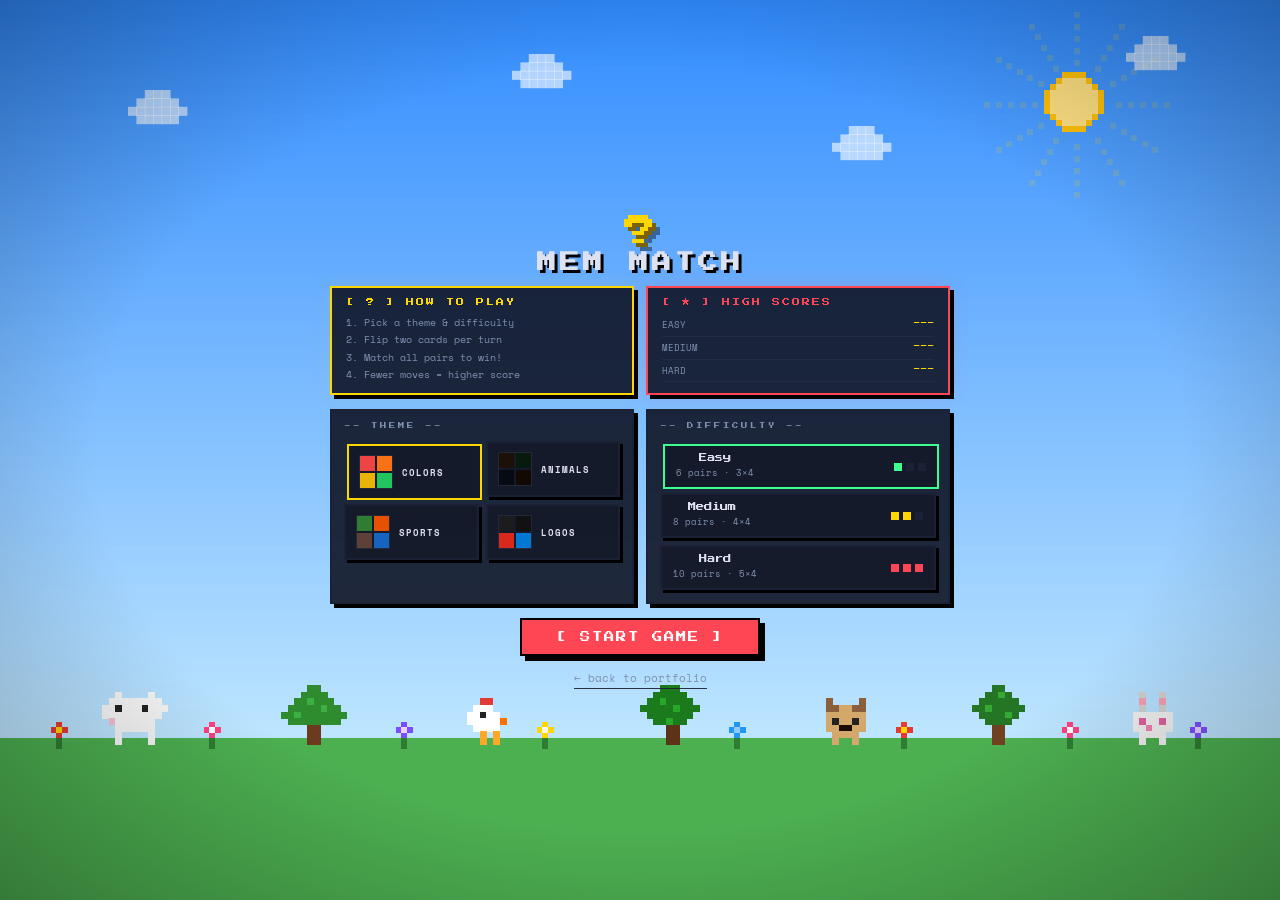
<file: game1/index.html>
<!DOCTYPE html>
<html lang="en">
<head>
  <meta charset="UTF-8">
  <meta name="viewport" content="width=device-width, initial-scale=1.0">
  <title>MemMatch | Pixel Memory Game</title>
  <link href="https://fonts.googleapis.com/css2?family=Press+Start+2P&family=Space+Mono:ital,wght@0,400;0,700;1,400&display=swap" rel="stylesheet">
  <style>
    *, *::before, *::after { box-sizing: border-box; margin: 0; padding: 0; }

    :root {
      --bg:      transparent;
      --surface: rgba(13,17,32,0.88);
      --surf2:   rgba(20,24,40,0.88);
      --border:  rgba(28,34,54,0.92);
      --primary: #FF4655;
      --accent:  #FFD700;
      --success: #3DFF91;
      --cyan:    #22D3EE;
      --text:    #DEE1F0;
      --muted:   #8090B0;
      --px: 'Press Start 2P', monospace;
      --mo: 'Space Mono', monospace;
    }

    html { scroll-behavior: smooth; }

    body {
      font-family: var(--mo);
      background: transparent;
      color: var(--text);
      height: 100vh;
      overflow: hidden;
    }

    /* full-screen particle canvas sits behind everything */
    #bgc {
      position: fixed; inset: 0; width: 100%; height: 100%;
      z-index: 0; pointer-events: none;
    }

    /* CRT vignette */
    #bgc::after { display: none; }
    body::after {
      content: '';
      position: fixed; inset: 0; pointer-events: none; z-index: 1;
      background: radial-gradient(ellipse at 50% 50%, transparent 60%, rgba(0,0,0,0.3) 100%);
    }

    #app { position: relative; z-index: 2; height: 100vh; }

    .screen {
      height: 100vh;
      overflow: hidden;
      display: flex; flex-direction: column; align-items: stretch;
    }

    /* ═══════════════════════════════════════
       (side panels removed — stats in header)
    ═══════════════════════════════════════ */

    /* ═══════════════════════════════════════
       SETUP SCREEN
    ═══════════════════════════════════════ */
    .setup-body {
      display: flex; flex: 1; align-items: center; justify-content: center;
      min-height: 0;
    }

    .setup-main {
      flex: 1;
      display: flex; flex-direction: column; align-items: center;
      gap: 14px; padding: 14px 20px 10px;
      max-width: 660px;
    }

    /* hero */
    .s-hero { text-align: center; }
    .s-logo {
      font-family: var(--px);
      font-size: 2rem; color: var(--accent); display: block;
      text-shadow: 4px 4px 0 #7A6300, 8px 8px 0 rgba(0,0,0,0.4);
      animation: pbounce 1.15s steps(4) infinite;
      margin-bottom: 6px;
    }
    @keyframes pbounce {
      0%,100% { transform: translateY(0); }
      50%      { transform: translateY(-8px); }
    }
    .s-title {
      font-family: var(--px); font-size: 1.2rem;
      letter-spacing: 4px; text-shadow: 3px 3px 0 #000;
    }

    /* info row — How to Play + High Scores */
    .info-row {
      display: grid; grid-template-columns: 1fr 1fr;
      gap: 12px; width: 100%;
    }
    .info-box {
      background: var(--surface);
      border: 2px solid var(--accent);
      padding: 10px 14px;
      box-shadow: 4px 4px 0 #000, 0 0 18px rgba(255,215,0,0.12);
    }
    .info-box.hs { border-color: var(--primary); box-shadow: 4px 4px 0 #000, 0 0 18px rgba(255,70,85,0.15); }
    .info-title {
      font-family: var(--px); font-size: 0.5rem;
      color: var(--accent); letter-spacing: 2px;
      margin-bottom: 8px; display: flex; align-items: center; gap: 8px;
    }
    .info-box.hs .info-title { color: var(--primary); }
    .info-body { font-size: 0.6rem; color: var(--muted); line-height: 1.8; }
    .hs-row {
      display: flex; justify-content: space-between; align-items: center;
      padding: 3px 0; border-bottom: 1px solid rgba(255,255,255,0.04);
    }
    .hs-key { font-size: 0.55rem; color: var(--muted); }
    .hs-pts { font-family: var(--px); font-size: 0.45rem; color: var(--accent); }

    /* option boxes */
    .options-row {
      display: grid; grid-template-columns: 1fr 1fr;
      gap: 12px; width: 100%;
    }
    @media (max-width: 560px) { .options-row { grid-template-columns: 1fr; } }

    .opt-box {
      background: var(--surface);
      border: 2px solid var(--border);
      padding: 12px; box-shadow: 4px 4px 0 #000;
    }
    .opt-lbl {
      font-family: var(--px); font-size: 0.4rem;
      color: var(--muted); letter-spacing: 3px;
      margin-bottom: 12px; display: block;
    }

    /* theme buttons */
    .theme-grid { display: grid; grid-template-columns: 1fr 1fr; gap: 7px; }
    .theme-btn {
      background: var(--surf2);
      border: 2px solid var(--border);
      padding: 9px 10px; cursor: pointer;
      display: flex; align-items: center; gap: 9px;
      color: var(--text); font-family: var(--mo);
      box-shadow: 3px 3px 0 #000;
      transition: border-color 0.1s, transform 0.05s, box-shadow 0.05s;
    }
    .theme-btn:hover { border-color: var(--accent); transform: translate(-1px,-1px); box-shadow: 4px 4px 0 #000; }
    .theme-btn.sel  { border-color: var(--accent); box-shadow: 0 0 0; transform: translate(3px,3px); }
    .t-swatches {
      display: grid; grid-template-columns: 1fr 1fr;
      gap: 2px; width: 34px; height: 34px; flex-shrink: 0;
      border: 1px solid rgba(255,255,255,0.06);
    }
    .t-swatch { display: block; }
    .t-name { font-size: 0.55rem; font-weight: 700; letter-spacing: 1px; }

    /* level buttons */
    .level-grid { display: flex; flex-direction: column; gap: 7px; }
    .level-btn {
      background: var(--surf2);
      border: 2px solid var(--border); padding: 8px 11px;
      cursor: pointer;
      display: flex; align-items: center; justify-content: space-between;
      color: var(--text); font-family: var(--mo);
      box-shadow: 3px 3px 0 #000;
      transition: border-color 0.1s, transform 0.05s, box-shadow 0.05s;
    }
    .level-btn:hover { transform: translate(-1px,-1px); box-shadow: 4px 4px 0 #000; }
    .level-btn.sel-easy   { border-color: var(--success); box-shadow: 0 0 0; transform: translate(3px,3px); }
    .level-btn.sel-medium { border-color: var(--accent);  box-shadow: 0 0 0; transform: translate(3px,3px); }
    .level-btn.sel-hard   { border-color: var(--primary); box-shadow: 0 0 0; transform: translate(3px,3px); }
    .l-info { display: flex; flex-direction: column; gap: 4px; }
    .l-name { font-family: var(--px); font-size: 0.52rem; }
    .l-desc { font-size: 0.57rem; color: var(--muted); }
    .l-best { font-size: 0.48rem; color: var(--accent); margin-top: 2px; }
    .l-pips { display: flex; gap: 4px; }
    .l-pip  { width: 8px; height: 8px; background: var(--border); }
    .pip-easy   { background: var(--success); }
    .pip-medium { background: var(--accent); }
    .pip-hard   { background: var(--primary); }

    .start-btn {
      font-family: var(--px); font-size: 0.65rem;
      background: var(--primary); color: #fff;
      border: 2px solid #000; padding: 12px 34px;
      cursor: pointer; box-shadow: 5px 5px 0 #000; letter-spacing: 2px;
      transition: transform 0.05s, box-shadow 0.05s, filter 0.1s;
    }
    .start-btn:hover  { filter: brightness(1.1); transform: translate(-2px,-2px); box-shadow: 7px 7px 0 #000; }
    .start-btn:active { transform: translate(5px,5px); box-shadow: 0 0 0; }

    .back-a {
      color: var(--muted); font-size: 0.67rem; text-decoration: none;
      border-bottom: 1px solid var(--border); padding-bottom: 2px;
      transition: color 0.15s;
    }
    .back-a:hover { color: var(--text); }

    /* ═══════════════════════════════════════
       GAME SCREEN
    ═══════════════════════════════════════ */
    .game-screen { justify-content: flex-start; }

    .g-header {
      width: 100%; background: rgba(13,17,32,0.88);
      backdrop-filter: blur(12px);
      border-bottom: 2px solid var(--border);
      padding: 0 18px; height: 52px;
      display: flex; align-items: center; justify-content: space-between;
      position: sticky; top: 0; z-index: 50;
    }

    .quit-btn {
      font-family: var(--px); font-size: 0.38rem;
      background: transparent; border: 2px solid var(--primary);
      color: var(--primary); padding: 7px 10px; cursor: pointer;
      box-shadow: 2px 2px 0 #000; letter-spacing: 1px;
      transition: background 0.1s, transform 0.05s, box-shadow 0.05s;
    }
    .quit-btn:hover  { background: rgba(255,70,85,0.12); }
    .quit-btn:active { transform: translate(2px,2px); box-shadow: 0 0 0; }

    .g-center { display: flex; gap: 10px; align-items: center; }
    .lvl-badge {
      font-family: var(--px); font-size: 0.36rem;
      padding: 4px 9px; border: 2px solid; letter-spacing: 1px;
    }
    .badge-easy   { color: var(--success); border-color: var(--success); }
    .badge-medium { color: var(--accent);  border-color: var(--accent);  }
    .badge-hard   { color: var(--primary); border-color: var(--primary); }
    .theme-chip   { font-size: 0.65rem; color: var(--muted); }

    .g-stats { display: flex; gap: 14px; }
    .g-stat  { display: flex; align-items: center; gap: 5px; }
    .g-stat-icon { font-size: 0.68rem; color: var(--muted); }
    .g-stat-val  { font-family: var(--px); font-size: 0.52rem; color: var(--accent); min-width: 44px; }

    .g-prog {
      width: 100%; height: 4px;
      background: var(--surf2); border-bottom: 1px solid var(--border);
    }
    .g-prog-fill {
      height: 100%; background: var(--success);
      transition: width 0.3s steps(8);
    }
    .g-prog-label {
      font-family: var(--px); font-size: 0.32rem;
      color: var(--muted); padding: 5px 18px 2px; text-align: center; letter-spacing: 2px;
    }

    /* 3-column game body */
    .game-body { display: flex; flex: 1; width: 100%; min-height: 0; overflow: hidden; align-items: center; justify-content: center; }

    /* card grid (middle column) */
    .card-grid {
      display: grid; gap: 8px;
      padding: 10px 12px; align-content: center; justify-content: center;
      margin: auto;
    }
    .cols-4 { grid-template-columns: repeat(4, minmax(0, 100px)); }
    .cols-5 { grid-template-columns: repeat(5, minmax(0, 88px)); }

    /* CARDS */
    .card {
      aspect-ratio: 3/4; cursor: pointer;
      perspective: 700px; user-select: none;
    }
    .card.matched { cursor: default; pointer-events: none; }

    .card-inner {
      width: 100%; height: 100%; position: relative;
      transform-style: preserve-3d;
      transition: transform 0.34s ease-in-out;
    }
    .card.flipped .card-inner,
    .card.matched .card-inner { transform: rotateY(180deg); }

    /* wrong-match shake */
    .card.wrong .card-inner {
      animation: wrongShake 0.42s ease-in-out;
    }
    @keyframes wrongShake {
      0%,100% { transform: rotateY(180deg) translateX(0); }
      22%     { transform: rotateY(180deg) translateX(-7px); }
      55%     { transform: rotateY(180deg) translateX(7px); }
      78%     { transform: rotateY(180deg) translateX(-4px); }
    }

    /* match pulse */
    .card.matched {
      animation: matchPop 0.5s ease-out;
      filter: drop-shadow(0 0 10px rgba(61,255,145,0.6));
    }
    @keyframes matchPop {
      0%   { transform: scale(1); }
      35%  { transform: scale(1.15); }
      60%  { transform: scale(0.95); }
      100% { transform: scale(1); }
    }

    .card-face {
      position: absolute; inset: 0;
      backface-visibility: hidden; -webkit-backface-visibility: hidden;
      display: flex; align-items: center; justify-content: center;
    }

    /* checkerboard back */
    .card-back {
      background-color: #0D1120;
      background-image:
        linear-gradient(45deg, #141828 25%, transparent 25%),
        linear-gradient(-45deg,#141828 25%, transparent 25%),
        linear-gradient(45deg, transparent 75%, #141828 75%),
        linear-gradient(-45deg,transparent 75%, #141828 75%);
      background-size: 10px 10px;
      background-position: 0 0, 0 5px, 5px -5px, -5px 0;
      border: 2px solid var(--border);
      font-family: var(--px); font-size: 1rem;
      color: rgba(255,70,85,0.15);
      transition: border-color 0.12s;
    }
    .card:not(.flipped):not(.matched):hover .card-back { border-color: var(--accent); }
    .card:not(.flipped):not(.matched):hover .card-inner { transform: translateY(-4px) scale(1.05); }

    /* colored tile front */
    .card-front {
      transform: rotateY(180deg);
      border: 2px solid rgba(255,255,255,0.07);
    }
    .tile-sym {
      font-family: var(--px);
      font-size: clamp(1rem, 4.5vw, 2.1rem); line-height: 1;
    }
    .card-front svg { width: 72%; height: 72%; }

    /* matched: green glow + checkmark */
    .card.matched .card-front {
      border-color: var(--success);
      box-shadow: 0 0 14px rgba(61,255,145,0.5), inset 0 0 20px rgba(61,255,145,0.15);
    }
    .card.matched .card-front::after {
      content: '✓';
      position: absolute; inset: 0;
      display: flex; align-items: center; justify-content: center;
      font-size: 2rem; font-weight: 900;
      color: #fff;
      background: rgba(61,255,145,0.25);
      text-shadow: 0 0 8px rgba(61,255,145,0.8);
    }

    /* ═══════════════════════════════════════
       RESULT SCREEN
    ═══════════════════════════════════════ */
    .result-wrap {
      display: flex; flex-direction: column; align-items: center;
      gap: 18px; padding: 30px 20px; max-width: 480px; width: 100%;
      margin: auto; text-align: center;
    }
    .r-trophy { width: 100px; height: 100px; animation: pop 0.35s steps(5) forwards; }
    .r-trophy svg { width: 100%; height: 100%; image-rendering: pixelated; }
    @keyframes pop {
      0%   { transform: scale(0); opacity: 0; }
      60%  { transform: scale(1.2); opacity: 1; }
      100% { transform: scale(1); }
    }
    .r-title {
      font-family: var(--px); font-size: 1.1rem;
      letter-spacing: 3px; text-shadow: 3px 3px 0 #000; line-height: 1.7;
    }
    .r-newbest {
      font-family: var(--px); font-size: 0.5rem;
      background: var(--accent); color: #000;
      padding: 7px 18px; border: 2px solid #000;
      box-shadow: 3px 3px 0 #000; letter-spacing: 2px;
      animation: blink 0.75s steps(1) infinite;
    }
    @keyframes blink { 50% { opacity: 0; } }

    .r-stats { display: flex; gap: 8px; justify-content: center; flex-wrap: wrap; }
    .r-stat {
      background: var(--surface); border: 2px solid var(--border);
      padding: 18px 20px; min-width: 100px;
      display: flex; flex-direction: column; gap: 8px;
      box-shadow: 3px 3px 0 #000;
    }
    .r-stat.hl { border-color: var(--accent); }
    .r-stat-label { font-family: var(--px); font-size: 0.36rem; color: var(--muted); letter-spacing: 2px; }
    .r-stat-val   { font-family: var(--px); font-size: 1.05rem; }
    .r-stat.hl .r-stat-val { color: var(--accent); }
    .r-prev { color: var(--muted); font-size: 0.7rem; }

    .r-actions { display: flex; gap: 12px; flex-wrap: wrap; justify-content: center; }
    .btn-again {
      font-family: var(--px); font-size: 0.6rem;
      background: var(--primary); color: #fff;
      border: 2px solid #000; padding: 13px 26px; cursor: pointer;
      box-shadow: 4px 4px 0 #000; letter-spacing: 1px;
      transition: transform 0.05s, box-shadow 0.05s, filter 0.1s;
    }
    .btn-again:hover  { filter: brightness(1.1); transform: translate(-1px,-1px); box-shadow: 5px 5px 0 #000; }
    .btn-again:active { transform: translate(4px,4px); box-shadow: 0 0 0; }
    .btn-settings {
      font-family: var(--px); font-size: 0.6rem;
      background: var(--surface); color: var(--muted);
      border: 2px solid var(--border); padding: 13px 26px; cursor: pointer;
      box-shadow: 3px 3px 0 #000; letter-spacing: 1px;
      transition: transform 0.05s, box-shadow 0.05s, color 0.1s;
    }
    .btn-settings:hover  { color: var(--text); transform: translate(-1px,-1px); box-shadow: 4px 4px 0 #000; }
    .btn-settings:active { transform: translate(3px,3px); box-shadow: 0 0 0; }

    @media (max-width: 520px) {
      .s-logo  { font-size: 1.4rem; }
      .s-title { font-size: 0.85rem; }
      .setup-main { gap: 10px; padding: 8px 12px; }
      .info-row { grid-template-columns: 1fr; gap: 8px; }
      .card-grid { gap: 5px; padding: 6px; }
    }
  </style>
</head>
<body>
<canvas id="bgc"></canvas>
<div id="app"></div>
<script>
/* ══════════════════════════════════════════
   PIXEL ART SVG GENERATOR
══════════════════════════════════════════ */
function pxSVG(rows, pal, bg) {
  const H=rows.length, W=rows[0].length, S=2;
  let r=bg?`<rect width="${W*S}" height="${H*S}" fill="${bg}"/>`:'';
  rows.forEach((row,y)=>row.forEach((p,x)=>{
    if(p&&pal[p]) r+=`<rect x="${x*S}" y="${y*S}" width="${S}" height="${S}" fill="${pal[p]}"/>`;
  }));
  return `<svg viewBox="0 0 ${W*S} ${H*S}" xmlns="http://www.w3.org/2000/svg" shape-rendering="crispEdges">${r}</svg>`;
}

const ANIMALS = {
  cat: pxSVG(
    [[0,1,0,0,0,0,1,0],
     [1,1,0,2,2,0,1,1],
     [0,2,2,2,2,2,2,0],
     [0,2,3,2,2,3,2,0],
     [0,2,2,5,2,2,2,0],
     [0,2,2,2,2,2,2,0],
     [0,0,2,2,2,2,0,0],
     [0,0,0,2,2,0,0,0]],
    {1:'#F97316',2:'#FDE68A',3:'#22C55E',5:'#FB7185'}
  ),
  dog: pxSVG(
    [[0,1,0,0,0,0,1,0],
     [0,1,1,2,2,1,1,0],
     [0,2,2,2,2,2,2,0],
     [0,2,3,2,2,3,2,0],
     [0,2,2,4,4,2,2,0],
     [0,2,2,2,2,2,2,0],
     [0,1,1,2,2,1,1,0],
     [0,0,1,2,2,1,0,0]],
    {1:'#92400E',2:'#FDE68A',3:'#111827',4:'#1C0A00'}
  ),
  frog: pxSVG(
    [[0,0,2,0,0,2,0,0],
     [0,2,3,2,2,3,2,0],
     [1,1,1,1,1,1,1,1],
     [1,1,4,1,1,4,1,1],
     [1,1,1,1,1,1,1,1],
     [1,2,1,1,1,1,2,1],
     [1,5,5,5,5,5,5,1],
     [0,1,1,1,1,1,1,0]],
    {1:'#166534',2:'#4ADE80',3:'#fff',4:'#111',5:'#EF4444'}
  ),
  penguin: pxSVG(
    [[0,0,1,1,1,1,0,0],
     [0,1,1,1,1,1,1,0],
     [0,1,2,2,2,2,1,0],
     [0,1,2,3,3,2,1,0],
     [0,1,2,4,4,2,1,0],
     [0,1,2,2,2,2,1,0],
     [0,1,1,2,2,1,1,0],
     [0,0,4,4,4,4,0,0]],
    {1:'#111827',2:'#F1F5F9',3:'#FCD34D',4:'#F97316'}
  ),
  fox: pxSVG(
    [[1,0,0,0,0,0,0,1],
     [1,1,0,2,2,0,1,1],
     [0,1,1,2,2,1,1,0],
     [0,1,3,1,1,3,1,0],
     [0,1,1,4,1,1,1,0],
     [0,2,2,2,2,2,2,0],
     [0,0,2,2,2,2,0,0],
     [0,0,0,1,1,0,0,0]],
    {1:'#EA580C',2:'#FEF3C7',3:'#111827',4:'#1C0A00'}
  ),
  rabbit: pxSVG(
    [[0,0,1,0,0,1,0,0],
     [0,0,2,0,0,2,0,0],
     [0,0,1,0,0,1,0,0],
     [0,3,3,3,3,3,3,0],
     [0,3,4,3,3,4,3,0],
     [0,3,3,5,3,3,3,0],
     [0,0,3,3,3,3,0,0],
     [0,0,0,3,3,0,0,0]],
    {1:'#CBD5E1',2:'#FDA4AF',3:'#F1F5F9',4:'#EC4899',5:'#F472B6'}
  ),
  bear: pxSVG(
    [[0,1,0,0,0,0,1,0],
     [1,1,1,2,2,1,1,1],
     [1,2,2,2,2,2,2,1],
     [1,2,3,2,2,3,2,1],
     [1,2,2,4,2,2,2,1],
     [1,2,2,2,2,2,2,1],
     [0,1,1,2,2,1,1,0],
     [0,0,1,2,2,1,0,0]],
    {1:'#92400E',2:'#D4A574',3:'#111827',4:'#1C0A00'}
  ),
  lion: pxSVG(
    [[1,1,0,1,1,0,1,1],
     [0,1,1,2,2,1,1,0],
     [1,2,2,2,2,2,2,1],
     [1,2,3,2,2,3,2,1],
     [1,2,2,4,2,2,2,1],
     [1,2,2,2,2,2,2,1],
     [0,1,1,2,2,1,1,0],
     [0,1,1,1,1,1,1,0]],
    {1:'#B45309',2:'#FDE68A',3:'#D97706',4:'#1C0A00'}
  ),
  owl: pxSVG(
    [[0,1,0,0,0,0,1,0],
     [0,1,1,1,1,1,1,0],
     [0,2,3,2,2,3,2,0],
     [0,2,4,3,3,4,2,0],
     [0,2,3,2,2,3,2,0],
     [0,2,2,5,2,2,2,0],
     [0,1,2,2,2,2,1,0],
     [0,0,1,1,1,1,0,0]],
    {1:'#78350F',2:'#D4A574',3:'#FCD34D',4:'#111827',5:'#F97316'}
  ),
  fish: pxSVG(
    [[0,0,1,1,1,1,0,0],
     [0,1,1,1,1,1,1,0],
     [0,1,2,1,1,2,1,0],
     [1,1,1,1,1,1,1,1],
     [1,1,1,1,1,1,1,1],
     [0,1,1,1,1,1,1,0],
     [0,1,3,1,1,3,1,0],
     [0,0,3,3,3,3,0,0]],
    {1:'#0EA5E9',2:'#fff',3:'#0369A1'}
  ),
};

/* ══════════════════════════════════════════
   COMPANY LOGO PIXEL ART
══════════════════════════════════════════ */
const LOGOS = {
  apple: pxSVG(
    [[0,0,0,0,1,0,0,0],
     [0,0,0,1,0,0,0,0],
     [0,0,1,1,1,1,0,0],
     [0,1,1,1,1,1,1,0],
     [0,1,1,0,1,1,1,0],
     [0,1,1,1,1,1,1,0],
     [0,0,1,1,1,1,0,0],
     [0,0,0,1,1,0,0,0]],
    {1:'#CCCCCC'}
  ),
  nike: pxSVG(
    [[0,0,0,0,0,0,0,1],
     [0,0,0,0,0,0,1,1],
     [0,0,0,0,0,1,1,0],
     [0,0,0,0,1,1,0,0],
     [1,0,0,1,1,0,0,0],
     [1,1,1,1,0,0,0,0],
     [0,1,1,0,0,0,0,0],
     [0,0,0,0,0,0,0,0]],
    {1:'#FFFFFF'}
  ),
  mcdonalds: pxSVG(
    [[1,1,0,0,0,0,1,1],
     [1,1,1,0,0,1,1,1],
     [1,1,1,1,1,1,1,1],
     [1,0,1,1,1,1,0,1],
     [1,0,0,1,1,0,0,1],
     [1,0,0,0,0,0,0,1],
     [1,0,0,0,0,0,0,1],
     [0,0,0,0,0,0,0,0]],
    {1:'#FFC72C'}
  ),
  microsoft: pxSVG(
    [[1,1,1,0,2,2,2,0],
     [1,1,1,0,2,2,2,0],
     [1,1,1,0,2,2,2,0],
     [0,0,0,0,0,0,0,0],
     [3,3,3,0,4,4,4,0],
     [3,3,3,0,4,4,4,0],
     [3,3,3,0,4,4,4,0],
     [0,0,0,0,0,0,0,0]],
    {1:'#F25022',2:'#7FBA00',3:'#00A4EF',4:'#FFB900'}
  ),
  netflix: pxSVG(
    [[1,0,0,0,0,0,1,0],
     [1,1,0,0,0,0,1,0],
     [1,1,1,0,0,0,1,0],
     [1,0,1,1,0,0,1,0],
     [1,0,0,1,1,0,1,0],
     [1,0,0,0,1,1,1,0],
     [1,0,0,0,0,1,1,0],
     [1,0,0,0,0,0,1,0]],
    {1:'#E50914'}
  ),
  youtube: pxSVG(
    [[0,0,0,0,0,0,0,0],
     [0,0,0,0,0,0,0,0],
     [0,0,1,0,0,0,0,0],
     [0,0,1,1,0,0,0,0],
     [0,0,1,1,1,0,0,0],
     [0,0,1,1,0,0,0,0],
     [0,0,1,0,0,0,0,0],
     [0,0,0,0,0,0,0,0]],
    {1:'#FFFFFF'}
  ),
  tesla: pxSVG(
    [[1,1,1,1,1,1,1,1],
     [0,0,0,1,1,0,0,0],
     [0,0,0,1,1,0,0,0],
     [0,0,0,1,1,0,0,0],
     [0,0,0,1,1,0,0,0],
     [0,0,0,1,1,0,0,0],
     [0,0,0,1,1,0,0,0],
     [0,0,0,1,1,0,0,0]],
    {1:'#CC0000'}
  ),
  google: pxSVG(
    [[0,1,1,1,1,1,0,0],
     [1,1,0,0,0,0,0,0],
     [2,0,0,0,0,0,0,0],
     [2,0,0,0,3,3,3,0],
     [4,0,0,0,0,0,3,0],
     [4,4,0,0,0,0,3,0],
     [0,1,1,1,1,1,0,0],
     [0,0,0,0,0,0,0,0]],
    {1:'#EA4335',2:'#FBBC05',3:'#4285F4',4:'#34A853'}
  ),
  amazon: pxSVG(
    [[0,0,1,1,1,1,0,0],
     [0,1,0,0,0,0,1,0],
     [0,0,0,0,0,0,1,0],
     [0,1,1,1,1,1,1,0],
     [1,0,0,0,0,0,1,0],
     [0,1,1,1,1,1,1,0],
     [0,0,0,0,0,0,0,0],
     [1,1,1,1,1,1,2,0]],
    {1:'#FF9900',2:'#FF9900'}
  ),
  spotify: pxSVG(
    [[0,0,0,0,0,0,0,0],
     [1,1,1,1,1,1,1,0],
     [0,0,0,0,0,0,0,0],
     [0,1,1,1,1,1,0,0],
     [0,0,0,0,0,0,0,0],
     [0,0,1,1,1,0,0,0],
     [0,0,0,0,0,0,0,0],
     [0,0,0,0,0,0,0,0]],
    {1:'#1DB954'}
  ),
};

/* ══════════════════════════════════════════
   RESULT SCREEN PIXEL ART
══════════════════════════════════════════ */
const PX_TROPHY = pxSVG(
  [[0,0,0,1,1,1,1,1,1,0,0,0],
   [0,0,1,2,2,2,2,2,2,1,0,0],
   [0,1,2,2,2,2,2,2,2,2,1,0],
   [1,1,2,2,3,2,2,3,2,2,1,1],
   [1,1,2,2,2,2,2,2,2,2,1,1],
   [0,1,2,2,2,2,2,2,2,2,1,0],
   [0,0,1,2,2,2,2,2,2,1,0,0],
   [0,0,0,1,2,2,2,2,1,0,0,0],
   [0,0,0,0,1,2,2,1,0,0,0,0],
   [0,0,0,0,1,2,2,1,0,0,0,0],
   [0,0,0,1,1,1,1,1,1,0,0,0],
   [0,0,1,1,1,1,1,1,1,1,0,0]],
  {1:'#B8860B',2:'#FFD700',3:'#FFF8DC'}
);

const PX_STAR = pxSVG(
  [[0,0,0,0,0,1,1,0,0,0,0,0],
   [0,0,0,0,1,2,2,1,0,0,0,0],
   [0,0,0,0,1,2,2,1,0,0,0,0],
   [1,1,1,1,1,2,2,1,1,1,1,1],
   [0,1,2,2,2,2,2,2,2,2,1,0],
   [0,0,1,2,2,2,2,2,2,1,0,0],
   [0,0,0,1,2,2,2,2,1,0,0,0],
   [0,0,1,2,2,2,2,2,2,1,0,0],
   [0,1,2,2,1,0,0,1,2,2,1,0],
   [1,2,2,1,0,0,0,0,1,2,2,1],
   [1,2,1,0,0,0,0,0,0,1,2,1],
   [1,1,0,0,0,0,0,0,0,0,1,1]],
  {1:'#C0820B',2:'#FFBF00'}
);

/* ══════════════════════════════════════════
   THEME DATA
══════════════════════════════════════════ */
const THEMES = {
  colors: {
    label:'COLORS',
    preview:['#EF4444','#F97316','#EAB308','#22C55E'],
    tiles:[
      {type:'c',bg:'#EF4444'},{type:'c',bg:'#F97316'},
      {type:'c',bg:'#EAB308'},{type:'c',bg:'#22C55E'},
      {type:'c',bg:'#14B8A6'},{type:'c',bg:'#3B82F6'},
      {type:'c',bg:'#8B5CF6'},{type:'c',bg:'#EC4899'},
      {type:'c',bg:'#06B6D4'},{type:'c',bg:'#A3E635'},
    ],
  },
  animals: {
    label:'ANIMALS',
    preview:['#1C1007','#071A0D','#060A12','#120903'],
    tiles:[
      {type:'a',key:'cat',     bg:'#1C1007'},
      {type:'a',key:'dog',     bg:'#120A03'},
      {type:'a',key:'frog',    bg:'#071A0D'},
      {type:'a',key:'penguin', bg:'#060A12'},
      {type:'a',key:'fox',     bg:'#1A0A03'},
      {type:'a',key:'rabbit',  bg:'#0F0A14'},
      {type:'a',key:'bear',    bg:'#120903'},
      {type:'a',key:'lion',    bg:'#160C03'},
      {type:'a',key:'owl',     bg:'#100A03'},
      {type:'a',key:'fish',    bg:'#030E1A'},
    ],
  },
  sports: {
    label:'SPORTS',
    preview:['#2E7D32','#E65100','#5D4037','#1565C0'],
    tiles:[
      {type:'s',sym:'⚽',bg:'#2E7D32',fg:'#fff'},
      {type:'s',sym:'🏀',bg:'#E65100',fg:'#fff'},
      {type:'s',sym:'🏈',bg:'#5D4037',fg:'#fff'},
      {type:'s',sym:'⚾',bg:'#1565C0',fg:'#fff'},
      {type:'s',sym:'🎾',bg:'#9E9D24',fg:'#fff'},
      {type:'s',sym:'🏐',bg:'#00838F',fg:'#fff'},
      {type:'s',sym:'🏒',bg:'#37474F',fg:'#fff'},
      {type:'s',sym:'🎱',bg:'#1B5E20',fg:'#fff'},
      {type:'s',sym:'🏓',bg:'#C62828',fg:'#fff'},
      {type:'s',sym:'🥊',bg:'#AD1457',fg:'#fff'},
    ],
  },
  logos: {
    label:'LOGOS',
    preview:['#1C1C1E','#111111','#DA291C','#0078D4'],
    tiles:[
      {type:'l',key:'apple',     bg:'#1C1C1E'},
      {type:'l',key:'nike',      bg:'#111111'},
      {type:'l',key:'mcdonalds', bg:'#DA291C'},
      {type:'l',key:'microsoft', bg:'#0078D4'},
      {type:'l',key:'netflix',   bg:'#000000'},
      {type:'l',key:'youtube',   bg:'#FF0000'},
      {type:'l',key:'tesla',     bg:'#171717'},
      {type:'l',key:'google',    bg:'#202124'},
      {type:'l',key:'amazon',    bg:'#232F3E'},
      {type:'l',key:'spotify',   bg:'#191414'},
    ],
  },
};

const LEVELS = {
  easy:   {label:'Easy',   desc:'6 pairs · 3×4',  pairs:6,  cols:4, pips:1},
  medium: {label:'Medium', desc:'8 pairs · 4×4',  pairs:8,  cols:4, pips:2},
  hard:   {label:'Hard',   desc:'10 pairs · 5×4', pairs:10, cols:5, pips:3},
};

/* ══════════════════════════════════════════
   STATE
══════════════════════════════════════════ */
const state = {
  screen:'setup', level:'easy', theme:'colors',
  cards:[], flipped:[], matched:new Set(),
  moves:0, time:0, locked:false, timer:null, result:null,
  best:(()=>{ try{ return JSON.parse(localStorage.getItem('mmBest')||'{}'); }catch(e){ return {}; } })(),
};
function set(patch){ Object.assign(state,patch); render(); }

/* ══════════════════════════════════════════
   HELPERS
══════════════════════════════════════════ */
function shuffle(arr){
  const a=[...arr];
  for(let i=a.length-1;i>0;i--){const j=Math.floor(Math.random()*(i+1));[a[i],a[j]]=[a[j],a[i]];}
  return a;
}
function makeCards(theme,level){
  const tiles=THEMES[theme].tiles.slice(0,LEVELS[level].pairs);
  return shuffle([...tiles,...tiles]).map((t,i)=>({id:i,...t}));
}
function fmt(s){ return Math.floor(s/60)+':'+(s%60).toString().padStart(2,'0'); }
function calcScore(level,time,moves){
  const base={easy:1000,medium:2000,hard:3500}[level];
  return Math.max(50,base-Math.max(0,moves-LEVELS[level].pairs)*12-Math.floor(time*0.4));
}
function tileHTML(card){
  if(card.type==='c') return '';
  if(card.type==='a') return ANIMALS[card.key]||'';
  if(card.type==='l') return LOGOS[card.key]||'';
  return `<span class="tile-sym" style="color:${card.fg||'#fff'}">${card.sym}</span>`;
}

/* ══════════════════════════════════════════
   GAME LOGIC
══════════════════════════════════════════ */
function startGame(){
  clearInterval(state.timer);
  const timer=setInterval(()=>{ state.time++; updateHeader(); },1000);
  Object.assign(state,{
    screen:'game', cards:makeCards(state.theme,state.level),
    flipped:[], matched:new Set(), moves:0, time:0,
    locked:false, result:null, timer,
  });
  render();
}

function flipCard(idx){
  if(state.locked||state.flipped.includes(idx)||state.matched.has(idx)) return;
  const flipped=[...state.flipped,idx];
  state.flipped=flipped;
  const el=document.querySelector(`.card[data-idx="${idx}"]`);
  if(el) el.classList.add('flipped');

  if(flipped.length===2){
    const newMoves=state.moves+1;
    state.moves=newMoves; state.locked=true; updateHeader();
    const [a,b]=flipped;

    if(state.cards[a].bg===state.cards[b].bg){
      // MATCH
      const nm=new Set([...state.matched,a,b]);
      state.matched=nm; state.flipped=[]; state.locked=false;
      document.querySelectorAll(`.card[data-idx="${a}"],.card[data-idx="${b}"]`)
        .forEach(e=>e.classList.add('matched'));
      updateProgress();

      if(nm.size===state.cards.length){
        clearInterval(state.timer);
        const score=calcScore(state.level,state.time,newMoves);
        const prevB=state.best[state.level]||null;
        const isNew=!prevB||score>prevB.score;
        if(isNew){
          state.best={...state.best,[state.level]:{score,time:state.time,moves:newMoves}};
          try{localStorage.setItem('mmBest',JSON.stringify(state.best));}catch(e){}
        }
        state.result={score,isNew,prev:prevB};
        setTimeout(()=>{state.screen='result';render();},700);
      }
    } else {
      // NO MATCH — shake then flip back
      setTimeout(()=>{
        [a,b].forEach(i=>{
          const c=document.querySelector(`.card[data-idx="${i}"]`);
          if(c) c.classList.add('wrong');
        });
      },120);
      setTimeout(()=>{
        [a,b].forEach(i=>{
          const c=document.querySelector(`.card[data-idx="${i}"]`);
          if(c) c.classList.remove('flipped','wrong');
        });
        state.flipped=[]; state.locked=false;
      },680);
    }
  }
}

function updateHeader(){
  const tv=document.getElementById('tv'); const mv=document.getElementById('mv');
  if(tv) tv.textContent=fmt(state.time); if(mv) mv.textContent=state.moves;
  // live score estimate in side panel
  if(state.moves>0){
    const se=document.getElementById('se');
    if(se) se.textContent=calcScore(state.level,state.time,state.moves);
  }
}

function updateProgress(){
  const found=state.matched.size/2; const pairs=LEVELS[state.level].pairs;
  const pf=document.getElementById('pf'); const pl=document.getElementById('pl');
  if(pf) pf.style.width=(found/pairs*100)+'%';
  if(pl) pl.textContent=found+' / '+pairs+' PAIRS FOUND';

  if(state.moves>0){
    const se=document.getElementById('se');
    if(se) se.textContent=calcScore(state.level,state.time,state.moves);
  }
}

/* ══════════════════════════════════════════
   RENDER
══════════════════════════════════════════ */
function render(){
  document.getElementById('app').innerHTML=
    state.screen==='setup'  ? renderSetup()  :
    state.screen==='game'   ? renderGame()   :
    state.screen==='result' ? renderResult() : '';
  attachEvents();
}

function renderSetup(){
  const themeButtons=Object.entries(THEMES).map(([key,t])=>`
    <button class="theme-btn ${state.theme===key?'sel':''}" data-theme="${key}">
      <div class="t-swatches">${t.preview.map(c=>`<span class="t-swatch" style="background:${c}"></span>`).join('')}</div>
      <span class="t-name">${t.label}</span>
    </button>`).join('');

  const levelButtons=Object.entries(LEVELS).map(([key,l])=>{
    const b=state.best[key];
    const pips=[1,2,3].map(i=>`<span class="l-pip ${i<=l.pips?'pip-'+key:''}"></span>`).join('');
    return `<button class="level-btn ${state.level===key?'sel-'+key:''}" data-level="${key}">
      <div class="l-info">
        <span class="l-name">${l.label}</span>
        <span class="l-desc">${l.desc}</span>
        ${b?`<span class="l-best">BEST: ${b.score} pts</span>`:''}
      </div>
      <div class="l-pips">${pips}</div>
    </button>`;
  }).join('');

  const scoreRows=['easy','medium','hard'].map(k=>{
    const b=state.best[k];
    return `<div class="hs-row">
      <span class="hs-key">${k.toUpperCase()}</span>
      <span class="hs-pts">${b?b.score+' pts':'---'}</span>
    </div>`;
  }).join('');

  return `<div class="screen">
    <div class="setup-body">
      <main class="setup-main">
        <div class="s-hero">
          <span class="s-logo">?</span>
          <h1 class="s-title">MEM MATCH</h1>
        </div>

        <div class="info-row">
          <div class="info-box">
            <div class="info-title">[ ? ] HOW TO PLAY</div>
            <div class="info-body">
              1. Pick a theme &amp; difficulty<br>
              2. Flip two cards per turn<br>
              3. Match all pairs to win!<br>
              4. Fewer moves = higher score
            </div>
          </div>
          <div class="info-box hs">
            <div class="info-title">[ ★ ] HIGH SCORES</div>
            <div class="info-body">${scoreRows}</div>
          </div>
        </div>

        <div class="options-row">
          <div class="opt-box">
            <span class="opt-lbl">-- THEME --</span>
            <div class="theme-grid">${themeButtons}</div>
          </div>
          <div class="opt-box">
            <span class="opt-lbl">-- DIFFICULTY --</span>
            <div class="level-grid">${levelButtons}</div>
          </div>
        </div>
        <button class="start-btn" id="start-btn">[ START GAME ]</button>
        <a class="back-a" href="../index.html">&larr; back to portfolio</a>
      </main>
    </div>
  </div>`;
}

function renderGame(){
  const lvl=LEVELS[state.level]; const found=state.matched.size/2;
  const pairs=lvl.pairs;
  const bestScore=state.best[state.level]?.score||null;

  const cards=state.cards.map((card,idx)=>{
    const cls=['card',
      state.flipped.includes(idx)?'flipped':'',
      state.matched.has(idx)?'matched':'',
    ].filter(Boolean).join(' ');
    return `<div class="${cls}" data-idx="${idx}">
      <div class="card-inner">
        <div class="card-face card-back">?</div>
        <div class="card-face card-front" style="background:${card.bg}">
          ${tileHTML(card)}
        </div>
      </div>
    </div>`;
  }).join('');

  // pairs dots
  const dots=THEMES[state.theme].tiles.slice(0,pairs).map(t=>
    `<div class="pair-dot" style=""></div>`
  ).join('');

  return `<div class="screen game-screen">
    <header class="g-header">
      <button class="quit-btn" id="quit-btn">[ QUIT ]</button>
      <div class="g-center">
        <span class="lvl-badge badge-${state.level}">${lvl.label}</span>
        <span class="theme-chip">${THEMES[state.theme].label}</span>
      </div>
      <div class="g-stats">
        <div class="g-stat"><span class="g-stat-icon">⏱</span><span class="g-stat-val" id="tv">${fmt(state.time)}</span></div>
        <div class="g-stat"><span class="g-stat-icon">↺</span><span class="g-stat-val" id="mv">${state.moves}</span></div>
        <div class="g-stat"><span class="g-stat-icon">★</span><span class="g-stat-val" id="se">---</span></div>
      </div>
    </header>
    <div class="g-prog"><div class="g-prog-fill" id="pf" style="width:${found/pairs*100}%"></div></div>
    <p class="g-prog-label" id="pl">${found} / ${pairs} PAIRS FOUND</p>

    <div class="game-body">
      <div class="card-grid cols-${lvl.cols}">${cards}</div>
    </div>
  </div>`;
}

function renderResult(){
  const r=state.result;
  const icon=r.isNew?PX_TROPHY:PX_STAR;
  return `<div class="screen">
    <div class="result-wrap">
      <div class="r-trophy">${icon}</div>
      <h1 class="r-title">GAME CLEAR!</h1>
      ${r.isNew?'<span class="r-newbest">*** NEW BEST! ***</span>':''}
      <div class="r-stats">
        <div class="r-stat">
          <span class="r-stat-label">TIME</span>
          <span class="r-stat-val">${fmt(state.time)}</span>
        </div>
        <div class="r-stat">
          <span class="r-stat-label">MOVES</span>
          <span class="r-stat-val">${state.moves}</span>
        </div>
        <div class="r-stat hl">
          <span class="r-stat-label">SCORE</span>
          <span class="r-stat-val">${r.score}</span>
        </div>
      </div>
      ${r.prev&&!r.isNew?`<p class="r-prev">prev best: ${r.prev.score} pts</p>`:''}
      <div class="r-actions">
        <button class="btn-again" id="play-again">[ PLAY AGAIN ]</button>
        <button class="btn-settings" id="to-settings">[ SETTINGS ]</button>
      </div>
    </div>
  </div>`;
}

/* ══════════════════════════════════════════
   EVENTS
══════════════════════════════════════════ */
function attachEvents(){
  document.querySelectorAll('.theme-btn').forEach(btn=>
    btn.addEventListener('click',()=>set({theme:btn.dataset.theme})));
  document.querySelectorAll('.level-btn').forEach(btn=>
    btn.addEventListener('click',()=>set({level:btn.dataset.level})));
  const sb=document.getElementById('start-btn'); if(sb) sb.addEventListener('click',startGame);
  const qb=document.getElementById('quit-btn');  if(qb) qb.addEventListener('click',()=>{clearInterval(state.timer);set({screen:'setup'});});
  document.querySelectorAll('.card').forEach(card=>
    card.addEventListener('click',()=>flipCard(+card.dataset.idx)));
  const pa=document.getElementById('play-again'); if(pa) pa.addEventListener('click',startGame);
  const ts=document.getElementById('to-settings'); if(ts) ts.addEventListener('click',()=>set({screen:'setup'}));
}

/* ══════════════════════════════════════════
   BACKGROUND CANVAS — floating pixel particles
══════════════════════════════════════════ */
(function initBG(){
  const canvas=document.getElementById('bgc');
  const ctx=canvas.getContext('2d');
  let W,H,bgImg=null,birds=[],frame=0;
  const PX=6;

  // sky: smooth gradient   |   grass: flat solid
  const SKY_TOP=[50,140,255], SKY_BOT=[190,230,255];
  const GRASS_Y=0.82;

  // detailed pixel art for the grass scene
  const grassItems=[
    { name:'cow', xFrac:0.08,
      pat:[
        [0,0,0,0,0,0,0,0,0,0],
        [0,0,1,0,0,0,0,1,0,0],
        [0,1,1,1,1,1,1,1,1,0],
        [1,1,2,1,1,1,2,1,1,1],
        [1,1,1,1,1,1,1,1,1,0],
        [0,3,1,1,1,1,1,1,0,0],
        [0,0,1,1,1,1,1,1,0,0],
        [0,0,1,0,0,0,0,1,0,0],
        [0,0,1,0,0,0,0,1,0,0],
      ],
      pal:{1:'#F5F5F5',2:'#222',3:'#F8BBD0'}
    },
    { name:'tree1', xFrac:0.22,
      pat:[
        [0,0,0,0,1,1,0,0,0,0],
        [0,0,0,1,1,1,1,0,0,0],
        [0,0,1,1,2,1,1,1,0,0],
        [0,1,1,1,1,1,2,1,1,0],
        [1,1,2,1,1,1,1,1,1,1],
        [0,1,1,1,1,1,1,1,1,0],
        [0,0,0,0,3,3,0,0,0,0],
        [0,0,0,0,3,3,0,0,0,0],
        [0,0,0,0,3,3,0,0,0,0],
      ],
      pal:{1:'#2E8B2E',2:'#3CB043',3:'#6B3A1F'}
    },
    { name:'chicken', xFrac:0.36,
      pat:[
        [0,0,0,0,0,0,0,0],
        [0,0,0,1,1,0,0,0],
        [0,0,2,2,2,0,0,0],
        [0,2,2,3,2,2,0,0],
        [0,2,2,2,2,2,4,0],
        [0,0,2,2,2,2,0,0],
        [0,0,0,5,0,5,0,0],
        [0,0,0,5,0,5,0,0],
      ],
      pal:{1:'#E53935',2:'#FFF',3:'#222',4:'#FF6F00',5:'#FFA726'}
    },
    { name:'tree2', xFrac:0.50,
      pat:[
        [0,0,0,1,1,1,0,0,0,0],
        [0,0,1,1,1,1,1,0,0,0],
        [0,1,1,2,1,1,1,1,0,0],
        [1,1,1,1,1,2,1,1,1,0],
        [0,1,1,1,1,1,1,1,0,0],
        [0,0,1,1,2,1,1,0,0,0],
        [0,0,0,0,3,3,0,0,0,0],
        [0,0,0,0,3,3,0,0,0,0],
        [0,0,0,0,3,3,0,0,0,0],
      ],
      pal:{1:'#1B7A1B',2:'#27A627',3:'#5C3317'}
    },
    { name:'dog', xFrac:0.64,
      pat:[
        [0,0,0,0,0,0,0,0],
        [0,1,0,0,0,0,1,0],
        [0,1,1,2,2,1,1,0],
        [0,2,2,2,2,2,2,0],
        [0,2,3,2,2,3,2,0],
        [0,2,2,4,4,2,2,0],
        [0,0,2,2,2,2,0,0],
        [0,0,2,0,0,2,0,0],
      ],
      pal:{1:'#8B5E3C',2:'#D4A76A',3:'#222',4:'#1A0A00'}
    },
    { name:'tree3', xFrac:0.76,
      pat:[
        [0,0,0,1,1,0,0,0,0,0],
        [0,0,1,1,2,1,0,0,0,0],
        [0,1,1,1,1,1,1,0,0,0],
        [1,1,2,1,1,1,1,1,0,0],
        [0,1,1,1,1,2,1,0,0,0],
        [0,0,1,1,1,1,0,0,0,0],
        [0,0,0,3,3,0,0,0,0,0],
        [0,0,0,3,3,0,0,0,0,0],
        [0,0,0,3,3,0,0,0,0,0],
      ],
      pal:{1:'#247524',2:'#35A835',3:'#704020'}
    },
    { name:'rabbit', xFrac:0.88,
      pat:[
        [0,0,1,0,0,1,0,0],
        [0,0,2,0,0,2,0,0],
        [0,0,1,0,0,1,0,0],
        [0,3,3,3,3,3,3,0],
        [0,3,4,3,3,4,3,0],
        [0,3,3,5,3,3,3,0],
        [0,0,3,3,3,3,0,0],
        [0,0,3,0,0,3,0,0],
      ],
      pal:{1:'#D0D0D0',2:'#F5A0B0',3:'#F0F0F0',4:'#E060A0',5:'#F080B0'}
    },
  ];

  // flower patterns (stem + petals)
  const flowerPats=[
    {pat:[[0,1,0],[1,2,1],[0,1,0],[0,3,0],[0,3,0]], pal:{1:'#E53935',2:'#FFD600',3:'#2E7D32'}},
    {pat:[[0,1,0],[1,2,1],[0,1,0],[0,3,0],[0,3,0]], pal:{1:'#FF4081',2:'#FFF',3:'#2E7D32'}},
    {pat:[[0,1,0],[1,2,1],[0,1,0],[0,3,0],[0,3,0]], pal:{1:'#7C4DFF',2:'#E8D0FF',3:'#2E7D32'}},
    {pat:[[0,1,0],[1,2,1],[0,1,0],[0,3,0],[0,3,0]], pal:{1:'#FFD600',2:'#FFF8E1',3:'#2E7D32'}},
    {pat:[[0,1,0],[1,2,1],[0,1,0],[0,3,0],[0,3,0]], pal:{1:'#2196F3',2:'#90CAF9',3:'#2E7D32'}},
  ];

  function drawScene(c,w,h){
    const cols=Math.ceil(w/PX), rows=Math.ceil(h/PX);
    const grassRow=Math.floor(h*GRASS_Y/PX);

    // sky — smooth gradient
    for(let y=0;y<rows;y++){
      const t=y/rows;
      if(t>=GRASS_Y){
        c.fillStyle='#4CAF50';
      } else {
        const f=t/GRASS_Y;
        const r=Math.round(SKY_TOP[0]+(SKY_BOT[0]-SKY_TOP[0])*f);
        const g=Math.round(SKY_TOP[1]+(SKY_BOT[1]-SKY_TOP[1])*f);
        const b=Math.round(SKY_TOP[2]+(SKY_BOT[2]-SKY_TOP[2])*f);
        c.fillStyle=`rgb(${r},${g},${b})`;
      }
      for(let x=0;x<cols;x++) c.fillRect(x*PX,y*PX,PX,PX);
    }

    // pixel sun
    const sunX=Math.floor(w*0.82/PX)*PX, sunY=Math.floor(h*0.08/PX)*PX;
    const sunPat=[
      [0,0,0,1,1,1,1,0,0,0],
      [0,0,1,2,2,2,2,1,0,0],
      [0,1,2,2,2,2,2,2,1,0],
      [1,2,2,2,2,2,2,2,2,1],
      [1,2,2,2,2,2,2,2,2,1],
      [1,2,2,2,2,2,2,2,2,1],
      [1,2,2,2,2,2,2,2,2,1],
      [0,1,2,2,2,2,2,2,1,0],
      [0,0,1,2,2,2,2,1,0,0],
      [0,0,0,1,1,1,1,0,0,0],
    ];
    const sunC={1:'#FFC107',2:'#FFE082'};
    sunPat.forEach((row,ry)=>row.forEach((p,rx)=>{
      if(p){c.fillStyle=sunC[p];c.fillRect(sunX+rx*PX,sunY+ry*PX,PX,PX);}
    }));

    // sun rays
    c.fillStyle='rgba(255,215,0,0.15)';
    const cxS=sunX+5*PX,cyS=sunY+5*PX;
    for(let i=0;i<12;i++){
      const ang=i*Math.PI/6;
      for(let d=7;d<16;d+=2) c.fillRect(Math.round(cxS+Math.cos(ang)*d*PX),Math.round(cyS+Math.sin(ang)*d*PX),PX,PX);
    }

    // clouds
    const cloud=[[0,0,1,1,1,0,0],[0,1,1,1,1,1,0],[1,1,1,1,1,1,1],[0,1,1,1,1,1,0]];
    const cS=PX*1.4;
    [[w*0.10,h*0.10],[w*0.40,h*0.06],[w*0.65,h*0.14],[w*0.88,h*0.04]].forEach(([cx2,cy2])=>{
      cloud.forEach((row,ry)=>row.forEach((p,rx)=>{
        if(p){c.fillStyle='rgba(255,255,255,0.6)';c.fillRect(Math.round(cx2)+rx*cS,Math.round(cy2)+ry*cS,Math.ceil(cS),Math.ceil(cS));}
      }));
    });

    // pixel animals & trees on the grass
    const aPX=PX*1.1;
    grassItems.forEach(a=>{
      const ax=Math.floor(w*a.xFrac);
      const ay=grassRow*PX - a.pat.length*aPX + aPX;
      a.pat.forEach((row,ry)=>row.forEach((p,rx)=>{
        if(p&&a.pal[p]){c.fillStyle=a.pal[p];c.fillRect(Math.round(ax+rx*aPX),Math.round(ay+ry*aPX),Math.ceil(aPX),Math.ceil(aPX));}
      }));
    });

    // flowers between items
    const fPX=PX*0.9;
    const fPositions=[0.04,0.16,0.31,0.42,0.57,0.70,0.83,0.93];
    fPositions.forEach((xf,i)=>{
      const fl=flowerPats[i%flowerPats.length];
      const fx=Math.floor(w*xf);
      const fy=grassRow*PX - fl.pat.length*fPX + fPX*2;
      fl.pat.forEach((row,ry)=>row.forEach((p,rx)=>{
        if(p&&fl.pal[p]){c.fillStyle=fl.pal[p];c.fillRect(Math.round(fx+rx*fPX),Math.round(fy+ry*fPX),Math.ceil(fPX),Math.ceil(fPX));}
      }));
    });
  }

  function buildBG(){
    W=canvas.width=window.innerWidth;
    H=canvas.height=window.innerHeight;
    const buf=document.createElement('canvas');
    buf.width=W;buf.height=H;
    drawScene(buf.getContext('2d'),W,H);
    bgImg=buf;
    birds=[];
    for(let i=0;i<5;i++) birds.push(mkBird());
  }

  function mkBird(){
    return {
      x:-30-Math.random()*300,
      y:H*0.08+Math.random()*H*0.30,
      speed:0.6+Math.random()*0.8,
      wingPhase:Math.random()*Math.PI*2,
      wingSpeed:0.06+Math.random()*0.03,
      size:PX*(1+Math.random()*0.5),
    };
  }

  buildBG();
  window.addEventListener('resize',buildBG);

  function drawBird(x,y,sz,wingUp){
    ctx.fillStyle='#222';
    if(wingUp){
      ctx.fillRect(x,y,sz,sz);
      ctx.fillRect(x-sz,y-sz,sz,sz);
      ctx.fillRect(x-sz*2,y-sz*2,sz,sz);
      ctx.fillRect(x+sz,y,sz,sz);
      ctx.fillRect(x+sz*2,y-sz,sz,sz);
      ctx.fillRect(x+sz*3,y-sz*2,sz,sz);
    } else {
      ctx.fillRect(x,y,sz,sz);
      ctx.fillRect(x-sz,y+sz,sz,sz);
      ctx.fillRect(x-sz*2,y+sz*2,sz,sz);
      ctx.fillRect(x+sz,y,sz,sz);
      ctx.fillRect(x+sz*2,y+sz,sz,sz);
      ctx.fillRect(x+sz*3,y+sz*2,sz,sz);
    }
  }

  function tick(){
    frame++;
    if(bgImg) ctx.drawImage(bgImg,0,0);

    // animate birds
    birds.forEach(b=>{
      b.x+=b.speed;
      b.wingPhase+=b.wingSpeed;
      const wingUp=Math.sin(b.wingPhase)>0;
      const bobY=b.y+Math.sin(frame*0.02+b.wingPhase)*3;
      drawBird(b.x,bobY,b.size,wingUp);
      if(b.x>W+60){b.x=-40-Math.random()*200;b.y=H*0.08+Math.random()*H*0.30;}
    });

    ctx.globalAlpha=1;
    requestAnimationFrame(tick);
  }
  tick();
})();

/* ══════════════════════════════════════════
   BOOT
══════════════════════════════════════════ */
render();
</script>
</body>
</html>
</file>
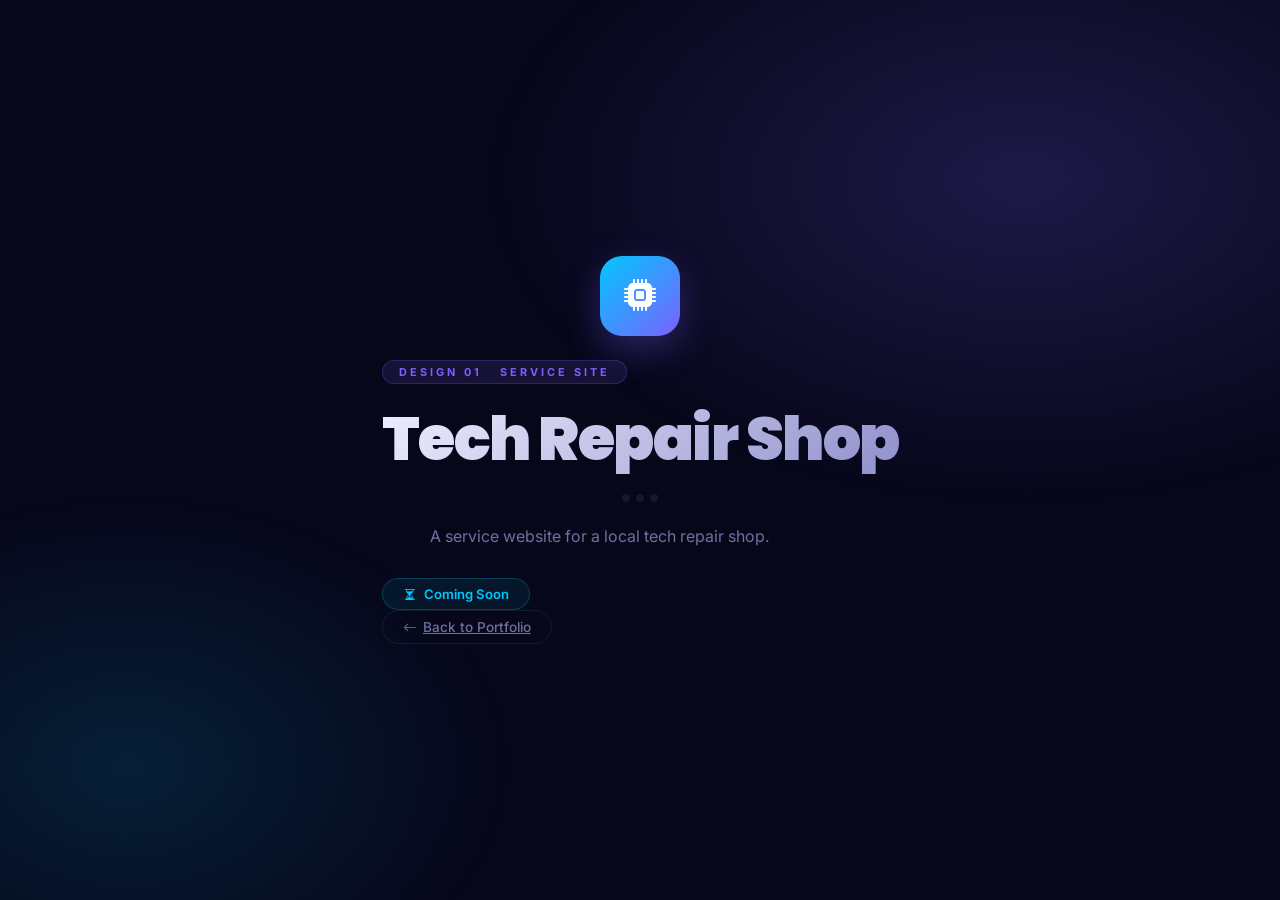
<file: coming-soon/design1.html>
<!DOCTYPE html>
<html lang="en">
<head>
  <meta charset="UTF-8" />
  <meta name="viewport" content="width=device-width, initial-scale=1.0" />
  <title>Design 01 — Tech Repair Shop | Tyler Le</title>
  <link rel="preconnect" href="https://fonts.googleapis.com" />
  <link href="https://fonts.googleapis.com/css2?family=Poppins:wght@400;700;900&family=Inter:wght@400;500&display=swap" rel="stylesheet" />
  <link href="https://cdn.jsdelivr.net/npm/bootstrap-icons@1.11.3/font/bootstrap-icons.min.css" rel="stylesheet" />
  <link rel="stylesheet" href="../css/coming-soon.css" />
</head>
<body>
  <div class="cs-bg"></div>
  <div class="cs-wrapper">
    <div class="text-center position-relative" style="z-index:1;">
      <div class="cs-icon"><i class="bi bi-cpu-fill"></i></div>
      <span class="cs-tag">Design 01 &nbsp; Service Site</span>
      <h1 class="cs-title">Tech Repair Shop</h1>
      <div class="cs-dots">
        <span class="cs-dot"></span>
        <span class="cs-dot"></span>
        <span class="cs-dot"></span>
      </div>
      <p class="cs-desc">
        A service website for a local tech repair shop.
      </p>
      <span class="cs-badge"><i class="bi bi-hourglass-split"></i>Coming Soon</span>
      <div class="mt-4">
        <a href="../index.html#cases" class="cs-back"><i class="bi bi-arrow-left"></i>Back to Portfolio</a>
      </div>
    </div>
  </div>
</body>
</html>
</file>
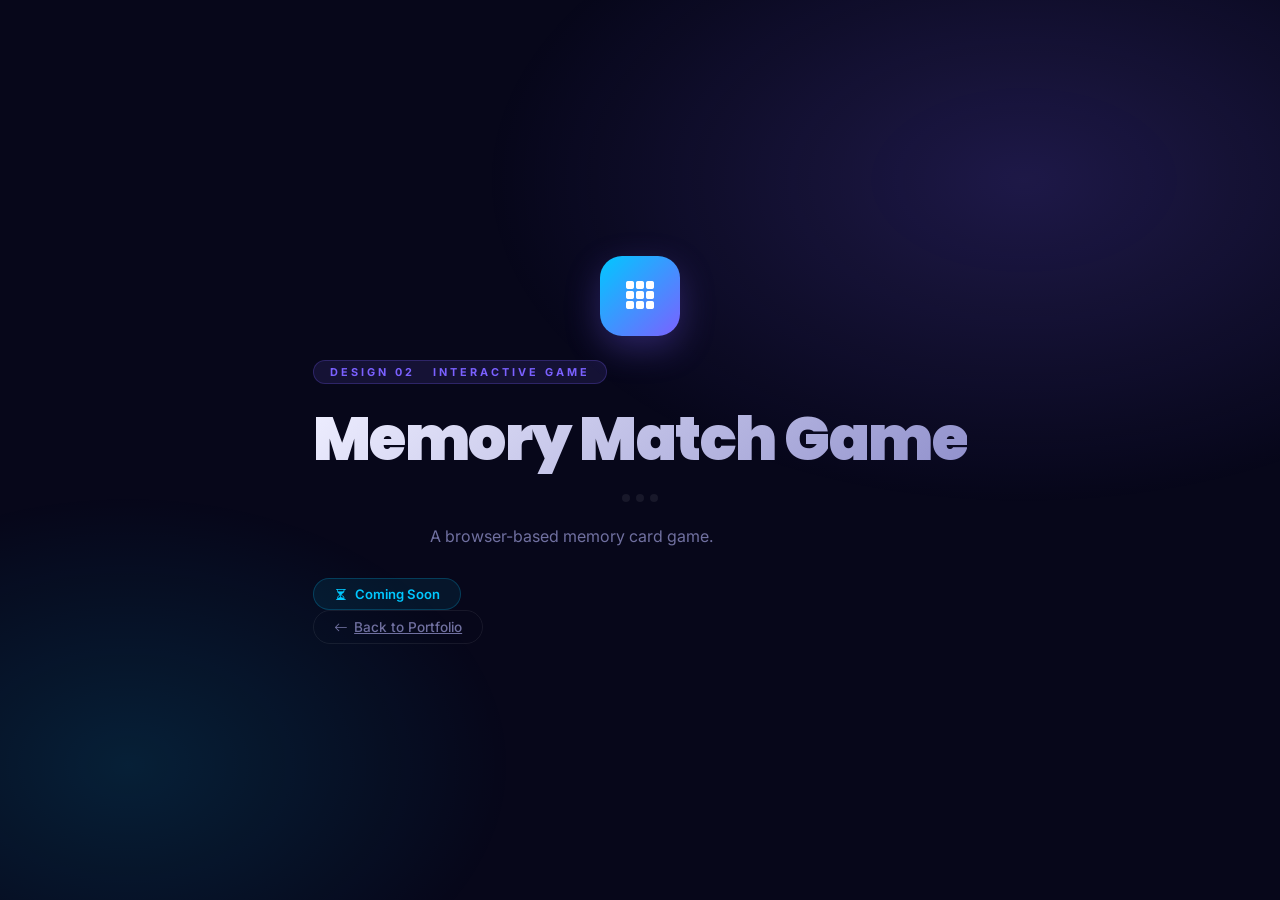
<file: coming-soon/design2.html>
<!DOCTYPE html>
<html lang="en">
<head>
  <meta charset="UTF-8" />
  <meta name="viewport" content="width=device-width, initial-scale=1.0" />
  <title>Design 02 — Memory Match Game | Tyler Le</title>
  <link rel="preconnect" href="https://fonts.googleapis.com" />
  <link href="https://fonts.googleapis.com/css2?family=Poppins:wght@400;700;900&family=Inter:wght@400;500&display=swap" rel="stylesheet" />
  <link href="https://cdn.jsdelivr.net/npm/bootstrap-icons@1.11.3/font/bootstrap-icons.min.css" rel="stylesheet" />
  <link rel="stylesheet" href="../css/coming-soon.css" />
</head>
<body>
  <div class="cs-bg"></div>
  <div class="cs-wrapper">
    <div class="text-center position-relative" style="z-index:1;">
      <div class="cs-icon"><i class="bi bi-grid-3x3-gap-fill"></i></div>
      <span class="cs-tag">Design 02 &nbsp; Interactive Game</span>
      <h1 class="cs-title">Memory Match Game</h1>
      <div class="cs-dots">
        <span class="cs-dot"></span>
        <span class="cs-dot"></span>
        <span class="cs-dot"></span>
      </div>
      <p class="cs-desc">
        A browser-based memory card game.
      </p>
      <span class="cs-badge"><i class="bi bi-hourglass-split"></i>Coming Soon</span>
      <div class="mt-4">
        <a href="../index.html#cases" class="cs-back"><i class="bi bi-arrow-left"></i>Back to Portfolio</a>
      </div>
    </div>
  </div>
</body>
</html>
</file>
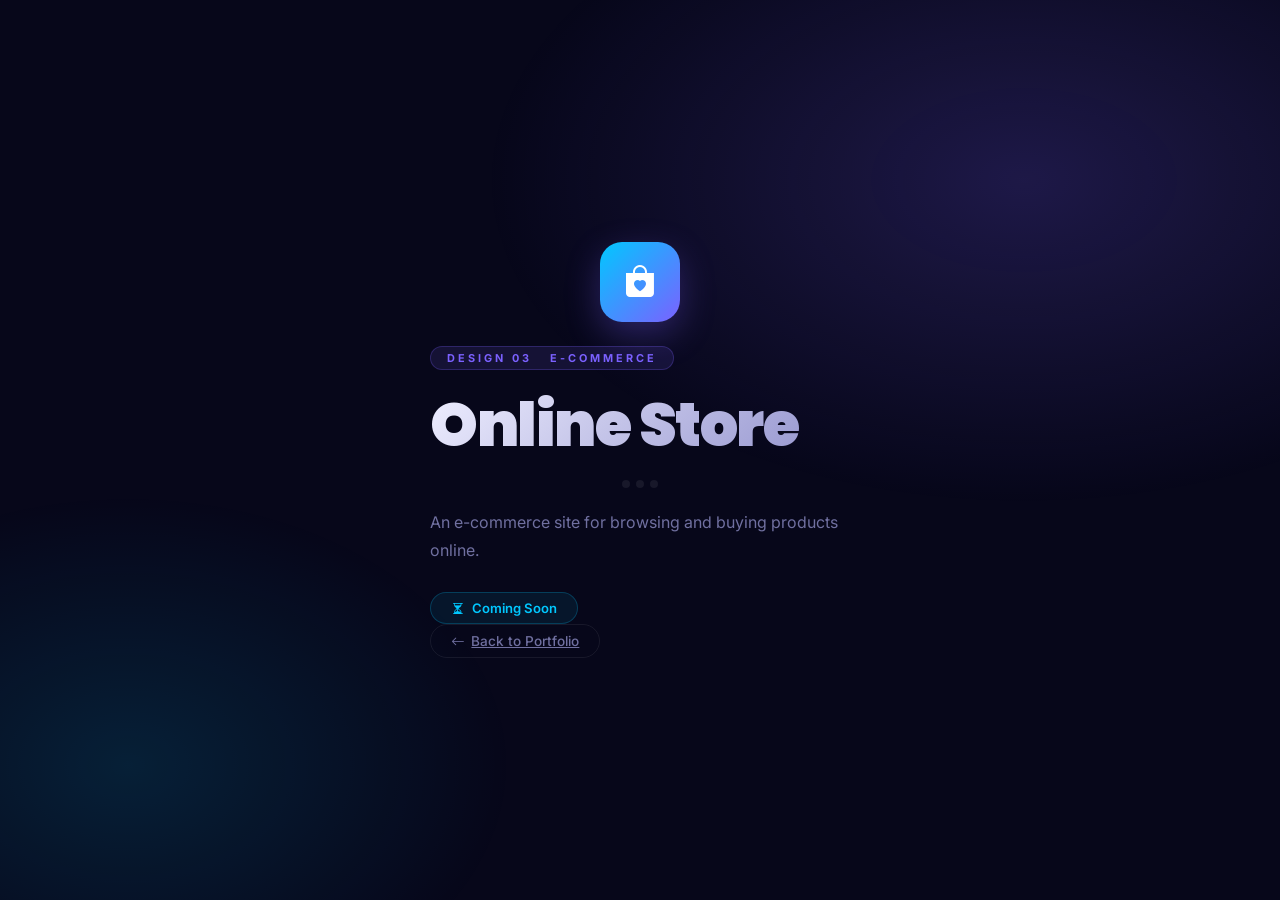
<file: coming-soon/design3.html>
<!DOCTYPE html>
<html lang="en">
<head>
  <meta charset="UTF-8" />
  <meta name="viewport" content="width=device-width, initial-scale=1.0" />
  <title>Design 03 — Online Store | Tyler Le</title>
  <link rel="preconnect" href="https://fonts.googleapis.com" />
  <link href="https://fonts.googleapis.com/css2?family=Poppins:wght@400;700;900&family=Inter:wght@400;500&display=swap" rel="stylesheet" />
  <link href="https://cdn.jsdelivr.net/npm/bootstrap-icons@1.11.3/font/bootstrap-icons.min.css" rel="stylesheet" />
  <link rel="stylesheet" href="../css/coming-soon.css" />
</head>
<body>
  <div class="cs-bg"></div>
  <div class="cs-wrapper">
    <div class="text-center position-relative" style="z-index:1;">
      <div class="cs-icon"><i class="bi bi-bag-heart-fill"></i></div>
      <span class="cs-tag">Design 03 &nbsp; E-Commerce</span>
      <h1 class="cs-title">Online Store</h1>
      <div class="cs-dots">
        <span class="cs-dot"></span>
        <span class="cs-dot"></span>
        <span class="cs-dot"></span>
      </div>
      <p class="cs-desc">
        An e-commerce site for browsing and buying products online.
      </p>
      <span class="cs-badge"><i class="bi bi-hourglass-split"></i>Coming Soon</span>
      <div class="mt-4">
        <a href="../index.html#cases" class="cs-back"><i class="bi bi-arrow-left"></i>Back to Portfolio</a>
      </div>
    </div>
  </div>
</body>
</html>
</file>
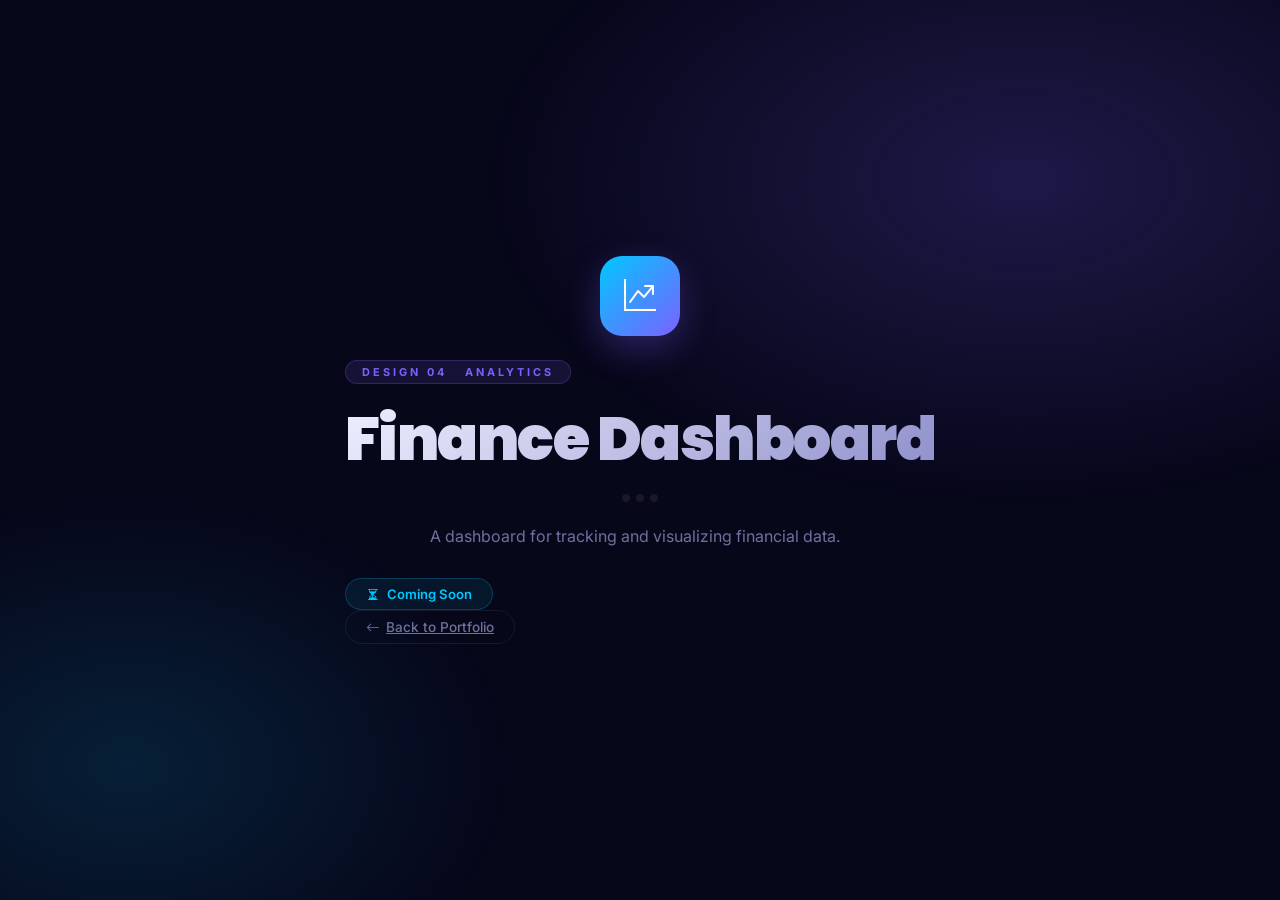
<file: coming-soon/design4.html>
<!DOCTYPE html>
<html lang="en">
<head>
  <meta charset="UTF-8" />
  <meta name="viewport" content="width=device-width, initial-scale=1.0" />
  <title>Design 04 — Finance Dashboard | Tyler Le</title>
  <link rel="preconnect" href="https://fonts.googleapis.com" />
  <link href="https://fonts.googleapis.com/css2?family=Poppins:wght@400;700;900&family=Inter:wght@400;500&display=swap" rel="stylesheet" />
  <link href="https://cdn.jsdelivr.net/npm/bootstrap-icons@1.11.3/font/bootstrap-icons.min.css" rel="stylesheet" />
  <link rel="stylesheet" href="../css/coming-soon.css" />
</head>
<body>
  <div class="cs-bg"></div>
  <div class="cs-wrapper">
    <div class="text-center position-relative" style="z-index:1;">
      <div class="cs-icon"><i class="bi bi-graph-up-arrow"></i></div>
      <span class="cs-tag">Design 04 &nbsp; Analytics</span>
      <h1 class="cs-title">Finance Dashboard</h1>
      <div class="cs-dots">
        <span class="cs-dot"></span>
        <span class="cs-dot"></span>
        <span class="cs-dot"></span>
      </div>
      <p class="cs-desc">
        A dashboard for tracking and visualizing financial data.
      </p>
      <span class="cs-badge"><i class="bi bi-hourglass-split"></i>Coming Soon</span>
      <div class="mt-4">
        <a href="../index.html#cases" class="cs-back"><i class="bi bi-arrow-left"></i>Back to Portfolio</a>
      </div>
    </div>
  </div>
</body>
</html>
</file>
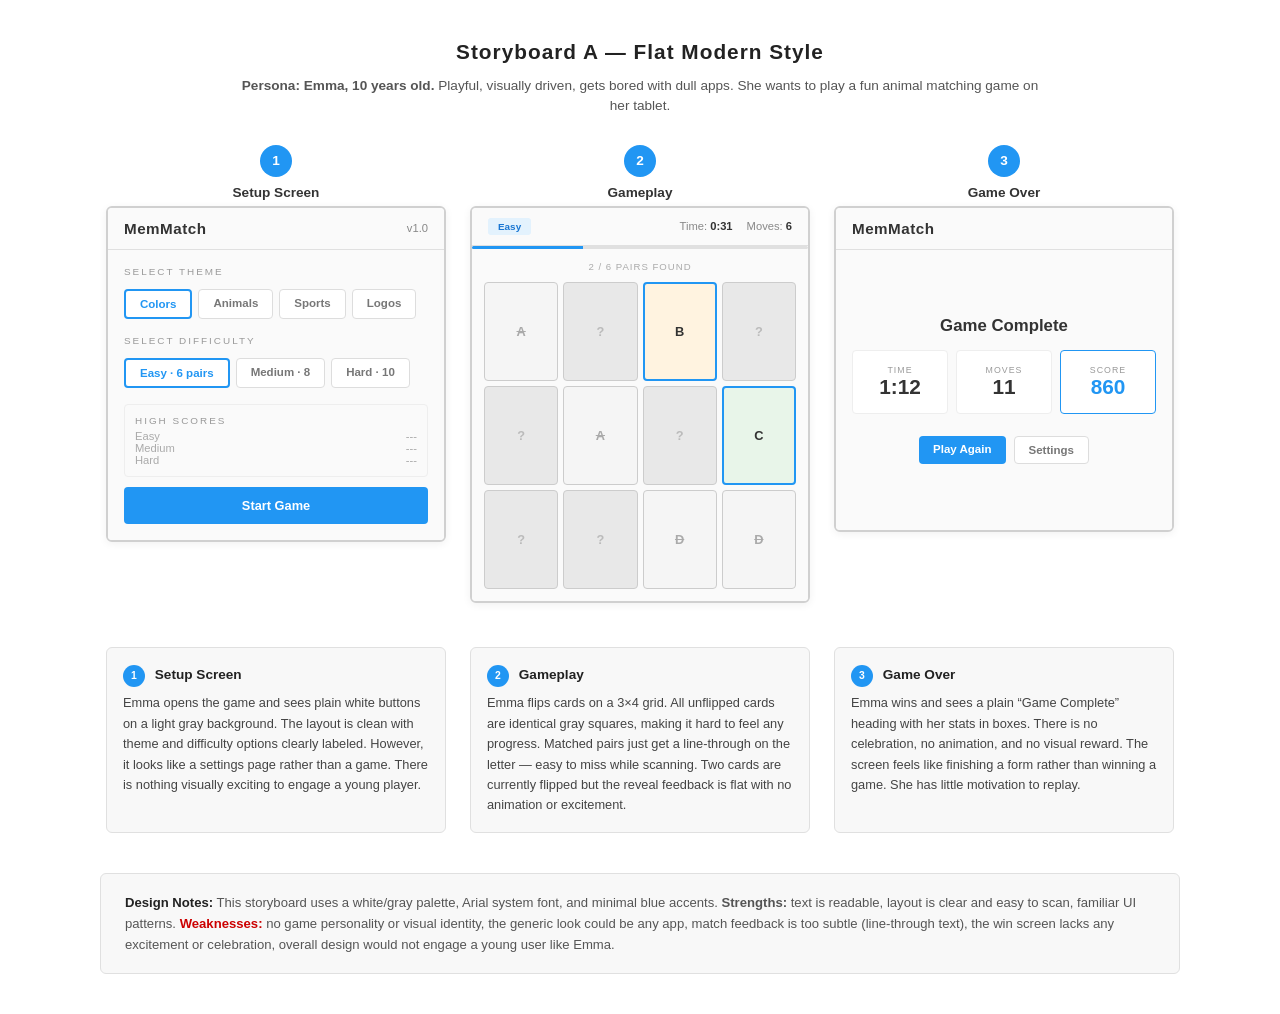
<file: game1/mockup-a.html>
<!DOCTYPE html>
<html lang="en">
<head>
<meta charset="UTF-8">
<title>Storyboard A - Flat Modern</title>
<style>
  *{box-sizing:border-box;margin:0;padding:0}
  body{font-family:'Segoe UI',Arial,sans-serif;background:#FFFFFF;padding:40px 30px;display:flex;flex-direction:column;align-items:center;gap:12px;color:#222}
  h1{font-size:1.3rem;color:#222;font-weight:700;letter-spacing:1px}
  .persona{font-size:0.85rem;color:#555;max-width:800px;text-align:center;margin-bottom:16px;line-height:1.5}
  .row{display:flex;gap:24px;justify-content:center;align-items:flex-start;flex-wrap:wrap}
  .col{display:flex;flex-direction:column;align-items:center;gap:0;width:340px}

  .step-num{width:32px;height:32px;border-radius:50%;background:#2196F3;color:#fff;font-weight:700;font-size:0.85rem;display:flex;align-items:center;justify-content:center;margin-bottom:8px}
  .step-title{font-size:0.85rem;font-weight:700;color:#333;margin-bottom:6px}

  .frame{width:340px;background:#fff;border:2px solid #D0D0D0;border-radius:6px;overflow:hidden;box-shadow:0 2px 8px rgba(0,0,0,0.06)}

  /* ---- Flat Modern palette ---- */
  .header{background:#FAFAFA;border-bottom:1px solid #E0E0E0;padding:12px 16px;display:flex;align-items:center;justify-content:space-between}
  .logo{font-size:0.95rem;font-weight:700;color:#333;letter-spacing:0.5px}
  .bod{padding:16px;background:#FAFAFA;min-height:280px;display:flex;flex-direction:column;gap:10px}

  .lbl{font-size:0.62rem;color:#999;text-transform:uppercase;letter-spacing:2px;margin-bottom:2px}
  .btn{display:inline-block;padding:7px 14px;border-radius:4px;font-size:0.72rem;font-weight:600;cursor:default}
  .btn-primary{background:#2196F3;color:#fff;border:none}
  .btn-out{background:#fff;color:#777;border:1px solid #DDD}
  .btn-sel{background:#fff;color:#2196F3;border:2px solid #2196F3}
  .btn-grp{display:flex;gap:6px;flex-wrap:wrap}

  .grid{display:grid;gap:5px}
  .g3x4{grid-template-columns:repeat(4,1fr)}
  .card{aspect-ratio:3/4;border-radius:4px;display:flex;align-items:center;justify-content:center;font-size:0.8rem;font-weight:600}
  .c-back{background:#E8E8E8;border:1px solid #CCC;color:#BBB}
  .c-open{background:#fff;border:2px solid #2196F3;color:#333}
  .c-match{background:#F5F5F5;border:1px solid #CCC;color:#AAA;text-decoration:line-through}

  .stat{font-size:0.7rem;color:#888}
  .stat b{color:#333}

  .res-box{text-align:center;padding:14px 10px;border:1px solid #EEE;border-radius:4px;background:#fff;flex:1}
  .res-box .num{font-size:1.3rem;font-weight:700;color:#333}
  .res-box .rlbl{font-size:0.55rem;color:#999;text-transform:uppercase;letter-spacing:1px}

  .tag{font-size:0.62rem;padding:3px 10px;border-radius:3px;font-weight:600;display:inline-block}
  .progress-bar{background:#E0E0E0;height:3px;width:100%;border-radius:2px;overflow:hidden}
  .progress-fill{background:#2196F3;height:100%}

  /* ---- descriptions section ---- */
  .descriptions{margin-top:32px;max-width:1100px;width:100%;display:flex;gap:24px;justify-content:center;flex-wrap:wrap}
  .desc-card{width:340px;background:#F8F8F8;border:1px solid #E0E0E0;border-radius:6px;padding:16px;font-size:0.8rem;color:#444;line-height:1.6}
  .desc-card .d-num{display:inline-flex;align-items:center;justify-content:center;width:22px;height:22px;border-radius:50%;background:#2196F3;color:#fff;font-size:0.65rem;font-weight:700;margin-right:6px}
  .desc-card .d-title{font-weight:700;color:#222;font-size:0.85rem;margin-bottom:6px}

  .notes{margin-top:28px;max-width:1080px;background:#F8F8F8;border:1px solid #E0E0E0;border-radius:6px;padding:18px 24px;line-height:1.6;font-size:0.82rem;color:#555}
</style>
</head>
<body>

<h1>Storyboard A &mdash; Flat Modern Style</h1>
<p class="persona"><b>Persona: Emma, 10 years old.</b> Playful, visually driven, gets bored with dull apps. She wants to play a fun animal matching game on her tablet.</p>

<div class="row">

  <!-- SETUP -->
  <div class="col">
    <div class="step-num">1</div>
    <div class="step-title">Setup Screen</div>
    <div class="frame">
      <div class="header">
        <span class="logo">MemMatch</span>
        <span class="stat">v1.0</span>
      </div>
      <div class="bod">
        <div class="lbl">Select Theme</div>
        <div class="btn-grp">
          <span class="btn btn-sel">Colors</span>
          <span class="btn btn-out">Animals</span>
          <span class="btn btn-out">Sports</span>
          <span class="btn btn-out">Logos</span>
        </div>
        <div class="lbl" style="margin-top:6px">Select Difficulty</div>
        <div class="btn-grp">
          <span class="btn btn-sel">Easy &middot; 6 pairs</span>
          <span class="btn btn-out">Medium &middot; 8</span>
          <span class="btn btn-out">Hard &middot; 10</span>
        </div>
        <div style="border:1px solid #EEE;border-radius:4px;padding:10px;margin-top:6px">
          <div class="lbl">High Scores</div>
          <div style="display:flex;justify-content:space-between;font-size:0.7rem;color:#AAA;margin-top:4px"><span>Easy</span><span>---</span></div>
          <div style="display:flex;justify-content:space-between;font-size:0.7rem;color:#AAA"><span>Medium</span><span>---</span></div>
          <div style="display:flex;justify-content:space-between;font-size:0.7rem;color:#AAA"><span>Hard</span><span>---</span></div>
        </div>
        <div style="margin-top:auto">
          <span class="btn btn-primary" style="width:100%;text-align:center;display:block;padding:11px;font-size:0.8rem">Start Game</span>
        </div>
      </div>
    </div>
  </div>

  <!-- GAMEPLAY -->
  <div class="col">
    <div class="step-num">2</div>
    <div class="step-title">Gameplay</div>
    <div class="frame">
      <div class="header" style="padding:10px 16px">
        <span class="tag" style="background:#E3F2FD;color:#1976D2">Easy</span>
        <div style="display:flex;gap:14px">
          <span class="stat">Time: <b>0:31</b></span>
          <span class="stat">Moves: <b>6</b></span>
        </div>
      </div>
      <div class="progress-bar"><div class="progress-fill" style="width:33%"></div></div>
      <div class="bod" style="padding:12px">
        <div style="font-size:0.6rem;color:#AAA;text-align:center;letter-spacing:1px">2 / 6 PAIRS FOUND</div>
        <div class="grid g3x4" style="flex:1">
          <div class="card c-match">A</div>
          <div class="card c-back">?</div>
          <div class="card c-open" style="background:#FFF3E0">B</div>
          <div class="card c-back">?</div>
          <div class="card c-back">?</div>
          <div class="card c-match">A</div>
          <div class="card c-back">?</div>
          <div class="card c-open" style="background:#E8F5E9">C</div>
          <div class="card c-back">?</div>
          <div class="card c-back">?</div>
          <div class="card c-match">D</div>
          <div class="card c-match">D</div>
        </div>
      </div>
    </div>
  </div>

  <!-- END -->
  <div class="col">
    <div class="step-num">3</div>
    <div class="step-title">Game Over</div>
    <div class="frame">
      <div class="header"><span class="logo">MemMatch</span></div>
      <div class="bod" style="align-items:center;justify-content:center;gap:14px;text-align:center">
        <p style="font-size:1.05rem;font-weight:700;color:#333">Game Complete</p>
        <div style="display:flex;gap:8px;width:100%">
          <div class="res-box"><div class="rlbl">Time</div><div class="num">1:12</div></div>
          <div class="res-box"><div class="rlbl">Moves</div><div class="num">11</div></div>
          <div class="res-box" style="border-color:#2196F3"><div class="rlbl">Score</div><div class="num" style="color:#2196F3">860</div></div>
        </div>
        <div style="display:flex;gap:8px;margin-top:8px">
          <span class="btn btn-primary">Play Again</span>
          <span class="btn btn-out">Settings</span>
        </div>
      </div>
    </div>
  </div>

</div>

<!-- DESCRIPTIONS SECTION -->
<div class="descriptions">
  <div class="desc-card">
    <div class="d-title"><span class="d-num">1</span> Setup Screen</div>
    Emma opens the game and sees plain white buttons on a light gray background. The layout is clean with theme and difficulty options clearly labeled. However, it looks like a settings page rather than a game. There is nothing visually exciting to engage a young player.
  </div>
  <div class="desc-card">
    <div class="d-title"><span class="d-num">2</span> Gameplay</div>
    Emma flips cards on a 3&times;4 grid. All unflipped cards are identical gray squares, making it hard to feel any progress. Matched pairs just get a line-through on the letter &mdash; easy to miss while scanning. Two cards are currently flipped but the reveal feedback is flat with no animation or excitement.
  </div>
  <div class="desc-card">
    <div class="d-title"><span class="d-num">3</span> Game Over</div>
    Emma wins and sees a plain &ldquo;Game Complete&rdquo; heading with her stats in boxes. There is no celebration, no animation, and no visual reward. The screen feels like finishing a form rather than winning a game. She has little motivation to replay.
  </div>
</div>

<div class="notes">
  <b style="color:#222">Design Notes:</b> This storyboard uses a white/gray palette, Arial system font, and minimal blue accents. <b>Strengths:</b> text is readable, layout is clear and easy to scan, familiar UI patterns. <b style="color:#C00">Weaknesses:</b> no game personality or visual identity, the generic look could be any app, match feedback is too subtle (line-through text), the win screen lacks any excitement or celebration, overall design would not engage a young user like Emma.
</div>

</body>
</html>
</file>
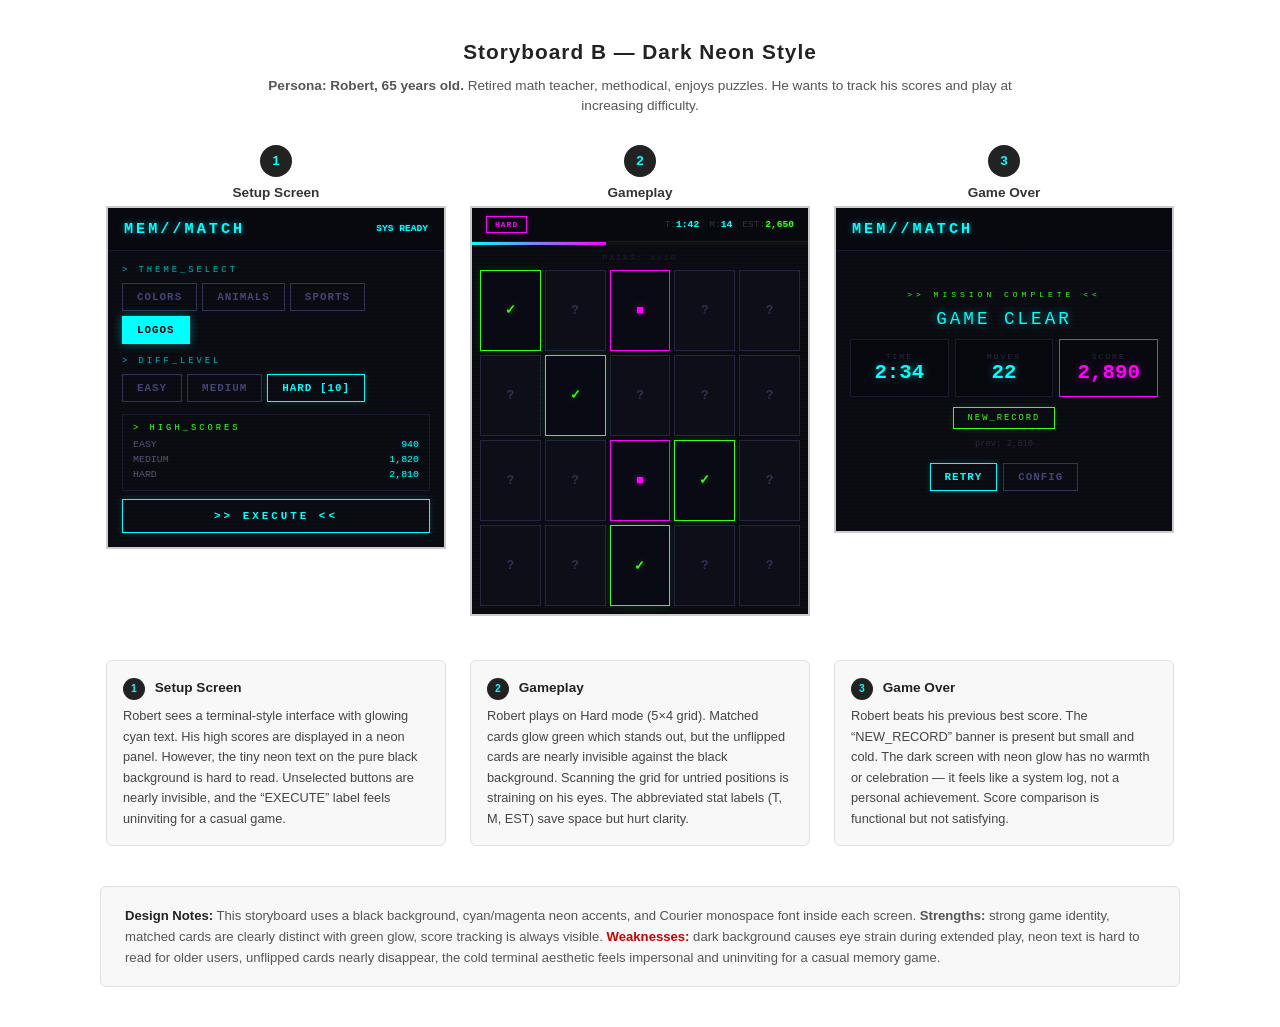
<file: game1/mockup-b.html>
<!DOCTYPE html>
<html lang="en">
<head>
<meta charset="UTF-8">
<title>Storyboard B - Dark Neon</title>
<style>
  *{box-sizing:border-box;margin:0;padding:0}
  body{font-family:'Segoe UI',Arial,sans-serif;background:#FFFFFF;padding:40px 30px;display:flex;flex-direction:column;align-items:center;gap:12px;color:#222}
  h1{font-size:1.3rem;color:#222;font-weight:700;letter-spacing:1px}
  .persona{font-size:0.85rem;color:#555;max-width:800px;text-align:center;margin-bottom:16px;line-height:1.5}
  .row{display:flex;gap:24px;justify-content:center;align-items:flex-start;flex-wrap:wrap}
  .col{display:flex;flex-direction:column;align-items:center;gap:0;width:340px}

  .step-num{width:32px;height:32px;border-radius:50%;background:#222;color:#0ff;font-weight:700;font-size:0.85rem;display:flex;align-items:center;justify-content:center;margin-bottom:8px}
  .step-title{font-size:0.85rem;font-weight:700;color:#333;margin-bottom:6px}

  .frame{width:340px;background:#0A0A10;border:2px solid #ccc;overflow:hidden}

  /* ---- Dark Neon palette (inside frames only) ---- */
  .header{background:#08080F;border-bottom:1px solid #1a1a2e;padding:12px 16px;display:flex;align-items:center;justify-content:space-between}
  .logo{font-family:'Courier New',monospace;font-size:0.95rem;font-weight:700;color:#0ff;letter-spacing:3px;text-shadow:0 0 6px rgba(0,255,255,0.5)}
  .bod{padding:14px;background:#0A0A10;min-height:280px;display:flex;flex-direction:column;gap:8px;background:repeating-linear-gradient(0deg,transparent,transparent 2px,rgba(0,255,255,0.015) 2px,rgba(0,255,255,0.015) 4px)}

  .lbl{font-family:'Courier New',monospace;font-size:0.55rem;color:#0aa;text-transform:uppercase;letter-spacing:3px;text-shadow:0 0 3px rgba(0,255,255,0.2)}
  .btn{display:inline-block;padding:7px 14px;font-size:0.68rem;font-weight:700;cursor:default;font-family:'Courier New',monospace;letter-spacing:1px}
  .btn-neon{background:transparent;color:#0ff;border:1px solid #0ff;box-shadow:0 0 6px rgba(0,255,255,0.2)}
  .btn-pink{background:transparent;color:#f0f;border:1px solid #f0f;box-shadow:0 0 6px rgba(255,0,255,0.2)}
  .btn-dim{background:transparent;color:#447;border:1px solid #335}
  .btn-sel{background:#0ff;color:#000;border:1px solid #0ff;box-shadow:0 0 10px rgba(0,255,255,0.4)}
  .btn-grp{display:flex;gap:5px;flex-wrap:wrap}

  .grid{display:grid;gap:4px}
  .g5x4{grid-template-columns:repeat(5,1fr)}
  .card{aspect-ratio:3/4;display:flex;align-items:center;justify-content:center;font-size:0.8rem;font-weight:700;font-family:'Courier New',monospace}
  .c-back{background:#0E0E18;border:1px solid #252540;color:#303050}
  .c-open{background:#0a0a14;border:1px solid #f0f;color:#f0f;text-shadow:0 0 6px rgba(255,0,255,0.5)}
  .c-match{background:#0a0a14;border:1px solid #39FF14;color:#39FF14;text-shadow:0 0 6px rgba(57,255,20,0.4);box-shadow:0 0 8px rgba(57,255,20,0.15)}

  .stat{font-family:'Courier New',monospace;font-size:0.6rem;color:#333}
  .stat b{color:#0ff;text-shadow:0 0 3px rgba(0,255,255,0.3)}

  .res-box{text-align:center;padding:12px 10px;border:1px solid #1a1a2e;background:#08080F;flex:1}
  .res-box .num{font-family:'Courier New',monospace;font-size:1.3rem;font-weight:700;color:#0ff;text-shadow:0 0 8px rgba(0,255,255,0.4)}
  .res-box .rlbl{font-family:'Courier New',monospace;font-size:0.5rem;color:#2a2a3e;text-transform:uppercase;letter-spacing:2px}

  .progress-bar{background:#111;height:3px;width:100%;overflow:hidden}
  .progress-fill{background:linear-gradient(90deg,#0ff,#f0f);height:100%}

  .score-panel{border:1px solid #1a1a2e;padding:8px 10px;font-family:'Courier New',monospace}
  .score-row{display:flex;justify-content:space-between;font-size:0.62rem;padding:2px 0}
  .score-row .k{color:#557}
  .score-row .v{color:#0ff;text-shadow:0 0 3px rgba(0,255,255,0.3)}

  /* ---- descriptions section (outside frames) ---- */
  .descriptions{margin-top:32px;max-width:1100px;width:100%;display:flex;gap:24px;justify-content:center;flex-wrap:wrap}
  .desc-card{width:340px;background:#F8F8F8;border:1px solid #E0E0E0;border-radius:6px;padding:16px;font-size:0.8rem;color:#444;line-height:1.6}
  .desc-card .d-num{display:inline-flex;align-items:center;justify-content:center;width:22px;height:22px;border-radius:50%;background:#222;color:#0ff;font-size:0.65rem;font-weight:700;margin-right:6px}
  .desc-card .d-title{font-weight:700;color:#222;font-size:0.85rem;margin-bottom:6px}

  .notes{margin-top:28px;max-width:1080px;background:#F8F8F8;border:1px solid #E0E0E0;border-radius:6px;padding:18px 24px;line-height:1.6;font-size:0.82rem;color:#555}
</style>
</head>
<body>

<h1>Storyboard B &mdash; Dark Neon Style</h1>
<p class="persona"><b>Persona: Robert, 65 years old.</b> Retired math teacher, methodical, enjoys puzzles. He wants to track his scores and play at increasing difficulty.</p>

<div class="row">

  <!-- SETUP -->
  <div class="col">
    <div class="step-num">1</div>
    <div class="step-title">Setup Screen</div>
    <div class="frame">
      <div class="header">
        <span class="logo">MEM//MATCH</span>
        <span class="stat"><b>SYS READY</b></span>
      </div>
      <div class="bod">
        <div class="lbl">&gt; theme_select</div>
        <div class="btn-grp">
          <span class="btn btn-dim">COLORS</span>
          <span class="btn btn-dim">ANIMALS</span>
          <span class="btn btn-dim">SPORTS</span>
          <span class="btn btn-sel">LOGOS</span>
        </div>
        <div class="lbl" style="margin-top:4px">&gt; diff_level</div>
        <div class="btn-grp">
          <span class="btn btn-dim">EASY</span>
          <span class="btn btn-dim">MEDIUM</span>
          <span class="btn btn-neon">HARD [10]</span>
        </div>
        <div class="score-panel" style="margin-top:4px">
          <div class="lbl" style="color:#39FF14;text-shadow:0 0 3px rgba(57,255,20,0.2);margin-bottom:4px">&gt; high_scores</div>
          <div class="score-row"><span class="k">EASY</span><span class="v">940</span></div>
          <div class="score-row"><span class="k">MEDIUM</span><span class="v">1,820</span></div>
          <div class="score-row"><span class="k">HARD</span><span class="v">2,810</span></div>
        </div>
        <div style="margin-top:auto">
          <span class="btn btn-neon" style="width:100%;text-align:center;display:block;padding:10px;letter-spacing:3px">&gt;&gt; EXECUTE &lt;&lt;</span>
        </div>
      </div>
    </div>
  </div>

  <!-- GAMEPLAY -->
  <div class="col">
    <div class="step-num">2</div>
    <div class="step-title">Gameplay</div>
    <div class="frame">
      <div class="header" style="padding:8px 14px">
        <span class="btn btn-pink" style="padding:3px 8px;font-size:0.5rem">HARD</span>
        <div style="display:flex;gap:10px">
          <span class="stat">T:<b>1:42</b></span>
          <span class="stat">M:<b>14</b></span>
          <span class="stat">EST:<b style="color:#39FF14;text-shadow:0 0 3px rgba(57,255,20,0.3)">2,650</b></span>
        </div>
      </div>
      <div class="progress-bar"><div class="progress-fill" style="width:40%"></div></div>
      <div class="bod" style="padding:8px">
        <div style="font-family:'Courier New',monospace;font-size:0.5rem;color:#222;text-align:center;letter-spacing:2px">PAIRS: 4/10</div>
        <div class="grid g5x4" style="flex:1">
          <div class="card c-match">&#10003;</div>
          <div class="card c-back">?</div>
          <div class="card c-open">&#9632;</div>
          <div class="card c-back">?</div>
          <div class="card c-back">?</div>
          <div class="card c-back">?</div>
          <div class="card c-match">&#10003;</div>
          <div class="card c-back">?</div>
          <div class="card c-back">?</div>
          <div class="card c-back">?</div>
          <div class="card c-back">?</div>
          <div class="card c-back">?</div>
          <div class="card c-open">&#9632;</div>
          <div class="card c-match">&#10003;</div>
          <div class="card c-back">?</div>
          <div class="card c-back">?</div>
          <div class="card c-back">?</div>
          <div class="card c-match">&#10003;</div>
          <div class="card c-back">?</div>
          <div class="card c-back">?</div>
        </div>
      </div>
    </div>
  </div>

  <!-- END -->
  <div class="col">
    <div class="step-num">3</div>
    <div class="step-title">Game Over</div>
    <div class="frame">
      <div class="header"><span class="logo">MEM//MATCH</span></div>
      <div class="bod" style="align-items:center;justify-content:center;gap:10px;text-align:center">
        <p style="font-family:'Courier New',monospace;font-size:0.5rem;color:#39FF14;letter-spacing:4px">&gt;&gt; MISSION COMPLETE &lt;&lt;</p>
        <p style="font-family:'Courier New',monospace;font-size:1.1rem;color:#0ff;letter-spacing:3px;text-shadow:0 0 8px rgba(0,255,255,0.5)">GAME CLEAR</p>
        <div style="display:flex;gap:6px;width:100%">
          <div class="res-box"><div class="rlbl">TIME</div><div class="num">2:34</div></div>
          <div class="res-box"><div class="rlbl">MOVES</div><div class="num">22</div></div>
          <div class="res-box" style="border-color:#f0f"><div class="rlbl">SCORE</div><div class="num" style="color:#f0f;text-shadow:0 0 8px rgba(255,0,255,0.4)">2,890</div></div>
        </div>
        <div style="border:1px solid #39FF14;padding:5px 14px;font-family:'Courier New',monospace;font-size:0.55rem;color:#39FF14;letter-spacing:2px;box-shadow:0 0 6px rgba(57,255,20,0.15)">NEW_RECORD</div>
        <p style="font-family:'Courier New',monospace;font-size:0.55rem;color:#2a2a3e">prev: 2,810</p>
        <div style="display:flex;gap:6px;margin-top:4px">
          <span class="btn btn-neon">RETRY</span>
          <span class="btn btn-dim">CONFIG</span>
        </div>
      </div>
    </div>
  </div>

</div>

<!-- DESCRIPTIONS SECTION -->
<div class="descriptions">
  <div class="desc-card">
    <div class="d-title"><span class="d-num">1</span> Setup Screen</div>
    Robert sees a terminal-style interface with glowing cyan text. His high scores are displayed in a neon panel. However, the tiny neon text on the pure black background is hard to read. Unselected buttons are nearly invisible, and the &ldquo;EXECUTE&rdquo; label feels uninviting for a casual game.
  </div>
  <div class="desc-card">
    <div class="d-title"><span class="d-num">2</span> Gameplay</div>
    Robert plays on Hard mode (5&times;4 grid). Matched cards glow green which stands out, but the unflipped cards are nearly invisible against the black background. Scanning the grid for untried positions is straining on his eyes. The abbreviated stat labels (T, M, EST) save space but hurt clarity.
  </div>
  <div class="desc-card">
    <div class="d-title"><span class="d-num">3</span> Game Over</div>
    Robert beats his previous best score. The &ldquo;NEW_RECORD&rdquo; banner is present but small and cold. The dark screen with neon glow has no warmth or celebration &mdash; it feels like a system log, not a personal achievement. Score comparison is functional but not satisfying.
  </div>
</div>

<div class="notes">
  <b style="color:#222">Design Notes:</b> This storyboard uses a black background, cyan/magenta neon accents, and Courier monospace font inside each screen. <b>Strengths:</b> strong game identity, matched cards are clearly distinct with green glow, score tracking is always visible. <b style="color:#C00">Weaknesses:</b> dark background causes eye strain during extended play, neon text is hard to read for older users, unflipped cards nearly disappear, the cold terminal aesthetic feels impersonal and uninviting for a casual memory game.
</div>

</body>
</html>
</file>
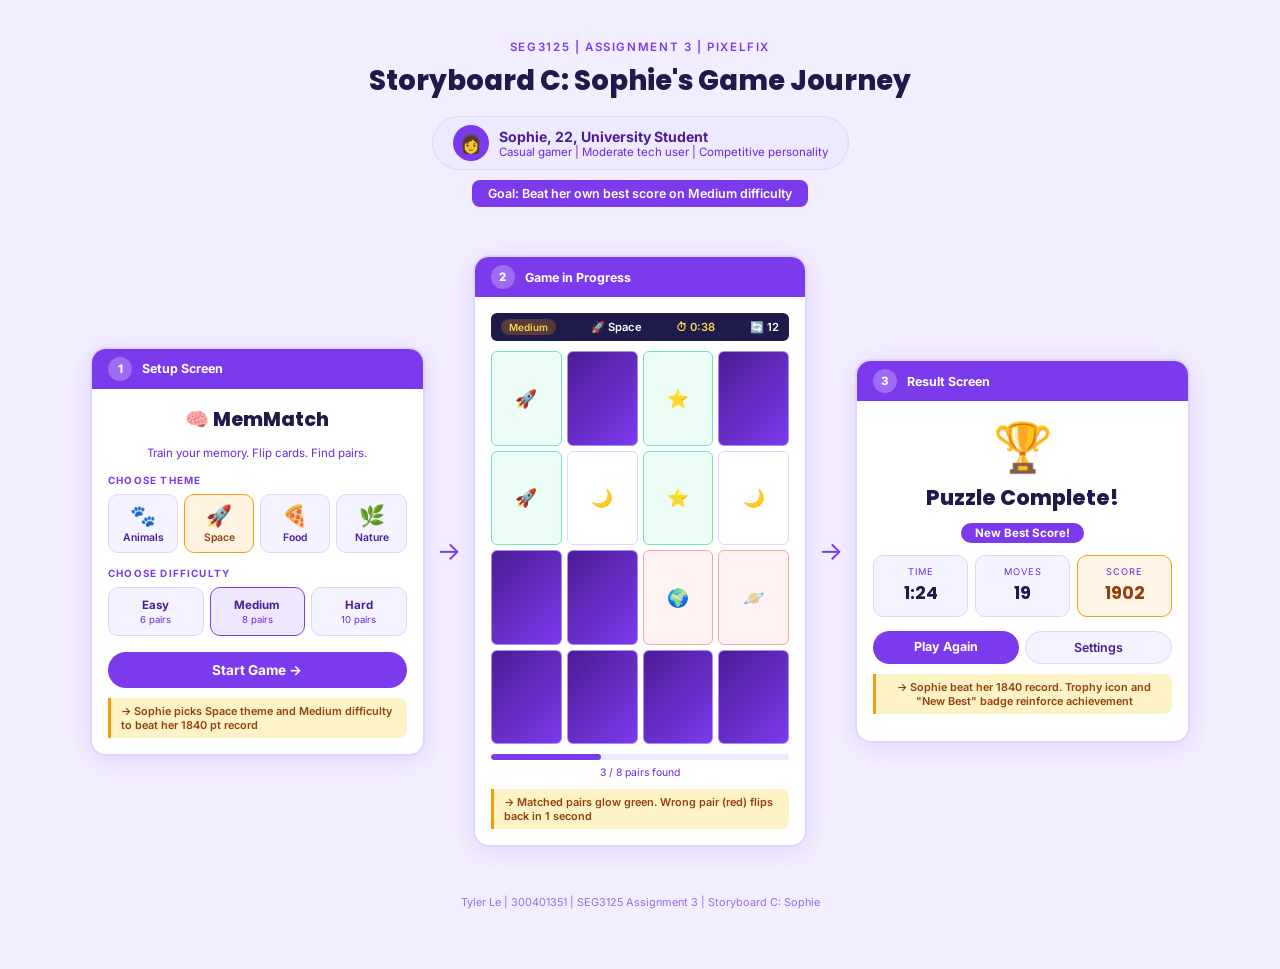
<file: storyboards/storyboard-c.html>
<!DOCTYPE html>
<html lang="en">
<head>
  <meta charset="UTF-8">
  <meta name="viewport" content="width=device-width, initial-scale=1.0">
  <title>Storyboard C | Sophie</title>
  <link href="https://fonts.googleapis.com/css2?family=Poppins:wght@500;700;800&family=Inter:wght@400;500;600&display=swap" rel="stylesheet">
  <style>
    *, *::before, *::after { box-sizing: border-box; margin: 0; padding: 0; }
    body {
      font-family: 'Inter', sans-serif;
      background: #F3EEFF;
      color: #1E1B4B;
      padding: 40px 32px 60px;
    }

    /* ── Header ── */
    .sb-header {
      text-align: center;
      margin-bottom: 48px;
    }
    .sb-course {
      font-size: 0.72rem;
      font-weight: 600;
      letter-spacing: 0.14em;
      text-transform: uppercase;
      color: #7C3AED;
      margin-bottom: 6px;
    }
    .sb-title {
      font-family: 'Poppins', sans-serif;
      font-size: 1.7rem;
      font-weight: 800;
      color: #1E1B4B;
    }
    .persona-chip {
      display: inline-flex;
      align-items: center;
      gap: 10px;
      background: #EDE9FE;
      border: 1px solid #DDD6FE;
      border-radius: 50px;
      padding: 8px 20px;
      margin-top: 14px;
    }
    .persona-avatar {
      width: 36px; height: 36px;
      background: #7C3AED;
      border-radius: 50%;
      display: flex; align-items: center; justify-content: center;
      color: white; font-size: 1.1rem;
    }
    .persona-info { text-align: left; }
    .persona-name { font-weight: 700; font-size: 0.88rem; color: #4C1D95; }
    .persona-role { font-size: 0.72rem; color: #6D28D9; }
    .persona-goal {
      display: inline-block;
      background: #7C3AED;
      color: white;
      border-radius: 8px;
      padding: 6px 16px;
      font-size: 0.78rem;
      font-weight: 600;
      margin-top: 10px;
    }

    /* ── Flow ── */
    .flow {
      display: grid;
      grid-template-columns: 1fr 48px 1fr 48px 1fr;
      gap: 0;
      align-items: center;
      max-width: 1100px;
      margin: 0 auto;
    }

    .arrow-col {
      display: flex;
      flex-direction: column;
      align-items: center;
      gap: 6px;
    }
    .arrow-line {
      width: 2px;
      height: 36px;
      background: #7C3AED;
      display: none;
    }
    .arrow-h {
      font-size: 1.6rem;
      color: #7C3AED;
      line-height: 1;
    }
    .arrow-label {
      font-size: 0.65rem;
      font-weight: 700;
      letter-spacing: 0.08em;
      text-transform: uppercase;
      color: #7C3AED;
      writing-mode: vertical-rl;
    }

    /* ── Screen Card ── */
    .screen-card {
      background: #fff;
      border-radius: 16px;
      box-shadow: 0 4px 24px rgba(124,58,237,0.14);
      overflow: hidden;
      border: 2px solid #DDD6FE;
    }

    .sc-label {
      background: #7C3AED;
      color: #fff;
      padding: 8px 16px;
      display: flex;
      align-items: center;
      gap: 10px;
    }
    .sc-num {
      background: rgba(255,255,255,0.25);
      border-radius: 50%;
      width: 24px; height: 24px;
      display: flex; align-items: center; justify-content: center;
      font-size: 0.72rem;
      font-weight: 800;
    }
    .sc-step { font-size: 0.78rem; font-weight: 700; }

    .sc-body { padding: 16px; min-height: 340px; }

    /* ── Screen 1: Setup ── */
    .s1-title { font-family: 'Poppins', sans-serif; font-size: 1.2rem; font-weight: 800; color: #1E1B4B; text-align: center; margin-bottom: 12px; }
    .s1-sub { font-size: 0.72rem; color: #6D28D9; text-align: center; margin-bottom: 14px; }

    .s1-section-label { font-size: 0.62rem; font-weight: 700; letter-spacing: 0.12em; text-transform: uppercase; color: #7C3AED; margin-bottom: 8px; }

    .theme-row { display: grid; grid-template-columns: repeat(4, 1fr); gap: 6px; margin-bottom: 14px; }
    .s1-theme-btn {
      background: #F5F3FF;
      border: 1.5px solid #DDD6FE;
      border-radius: 10px;
      padding: 8px 4px;
      text-align: center;
      font-size: 0.65rem;
      font-weight: 600;
      color: #4C1D95;
    }
    .s1-theme-btn.sel { background: rgba(245,158,11,0.12); border-color: #F59E0B; color: #92400E; }
    .s1-theme-icon { display: block; font-size: 1.3rem; margin-bottom: 3px; }

    .lvl-row { display: grid; grid-template-columns: repeat(3, 1fr); gap: 6px; margin-bottom: 16px; }
    .s1-lvl-btn {
      background: #F5F3FF;
      border: 1.5px solid #DDD6FE;
      border-radius: 10px;
      padding: 10px 6px;
      text-align: center;
      font-size: 0.72rem;
      font-weight: 700;
      color: #4C1D95;
    }
    .s1-lvl-btn.sel { background: rgba(124,58,237,0.12); border-color: #7C3AED; color: #4C1D95; }
    .s1-lvl-sub { font-size: 0.6rem; font-weight: 400; color: #6D28D9; display: block; margin-top: 2px; }

    .s1-start-btn {
      display: block;
      width: 100%;
      background: #7C3AED;
      color: white;
      border-radius: 50px;
      padding: 10px;
      text-align: center;
      font-weight: 700;
      font-size: 0.85rem;
    }

    .annotation {
      background: #FEF3C7;
      border-left: 3px solid #F59E0B;
      border-radius: 0 8px 8px 0;
      padding: 6px 10px;
      font-size: 0.68rem;
      font-weight: 600;
      color: #92400E;
      margin-top: 10px;
    }
    .annotation::before { content: '→ '; }

    /* ── Screen 2: Game ── */
    .s2-topbar {
      background: #1E1B4B;
      color: white;
      padding: 6px 10px;
      display: flex;
      justify-content: space-between;
      align-items: center;
      font-size: 0.7rem;
      font-weight: 600;
      border-radius: 6px;
      margin-bottom: 10px;
    }
    .s2-badge {
      background: rgba(245,158,11,0.25);
      color: #FCD34D;
      border-radius: 12px;
      padding: 2px 8px;
      font-size: 0.62rem;
    }
    .s2-grid {
      display: grid;
      grid-template-columns: repeat(4, 1fr);
      gap: 5px;
      margin-bottom: 10px;
    }
    .s2-card {
      aspect-ratio: 3/4;
      border-radius: 6px;
      display: flex;
      align-items: center;
      justify-content: center;
      font-size: 1.1rem;
      border: 1.5px solid;
    }
    .s2-card.hidden { background: linear-gradient(135deg,#4C1D95,#7C3AED); border-color: #A78BFA; color: transparent; }
    .s2-card.matched { background: #ECFDF5; border-color: #6EE7B7; }
    .s2-card.flipped { background: white; border-color: #DDD6FE; }
    .s2-card.wrong { background: #FEF2F2; border-color: #FCA5A5; }

    .s2-progress {
      background: #EDE9FE;
      border-radius: 50px;
      height: 6px;
      margin-bottom: 6px;
      overflow: hidden;
    }
    .s2-progress-fill { height: 100%; background: #7C3AED; border-radius: 50px; }

    /* ── Screen 3: Result ── */
    .s3-center { text-align: center; }
    .s3-trophy { font-size: 3rem; display: block; margin-bottom: 6px; }
    .s3-title { font-family: 'Poppins', sans-serif; font-size: 1.3rem; font-weight: 800; color: #1E1B4B; margin-bottom: 8px; }
    .s3-new-best {
      display: inline-block;
      background: #7C3AED;
      color: white;
      border-radius: 20px;
      padding: 3px 14px;
      font-size: 0.72rem;
      font-weight: 700;
      margin-bottom: 12px;
    }
    .s3-stats { display: grid; grid-template-columns: repeat(3, 1fr); gap: 7px; margin-bottom: 14px; }
    .s3-stat {
      background: #F5F3FF;
      border: 1.5px solid #DDD6FE;
      border-radius: 10px;
      padding: 10px 6px;
      text-align: center;
    }
    .s3-stat.hl { background: rgba(245,158,11,0.1); border-color: #F59E0B; }
    .s3-stat-label { font-size: 0.58rem; text-transform: uppercase; letter-spacing: 0.1em; color: #6D28D9; display: block; margin-bottom: 3px; }
    .s3-stat-val { font-family: 'Poppins', sans-serif; font-size: 1.1rem; font-weight: 700; color: #1E1B4B; }
    .s3-stat.hl .s3-stat-val { color: #92400E; }
    .s3-btn-row { display: flex; gap: 6px; }
    .s3-btn-primary {
      flex: 1;
      background: #7C3AED;
      color: white;
      border-radius: 50px;
      padding: 8px;
      text-align: center;
      font-size: 0.78rem;
      font-weight: 700;
    }
    .s3-btn-secondary {
      flex: 1;
      background: #F5F3FF;
      border: 1.5px solid #DDD6FE;
      color: #4C1D95;
      border-radius: 50px;
      padding: 8px;
      text-align: center;
      font-size: 0.78rem;
      font-weight: 600;
    }

    /* ── Footer ── */
    .sb-footer { text-align: center; margin-top: 48px; font-size: 0.68rem; color: #6D28D9; opacity: 0.65; }
  </style>
</head>
<body>

  <div class="sb-header">
    <p class="sb-course">SEG3125 | Assignment 3 | PixelFix</p>
    <h1 class="sb-title">Storyboard C: Sophie's Game Journey</h1>
    <div class="persona-chip">
      <div class="persona-avatar">👩</div>
      <div class="persona-info">
        <div class="persona-name">Sophie, 22, University Student</div>
        <div class="persona-role">Casual gamer | Moderate tech user | Competitive personality</div>
      </div>
    </div>
    <div><span class="persona-goal">Goal: Beat her own best score on Medium difficulty</span></div>
  </div>

  <div class="flow">

    <!-- Screen 1 -->
    <div class="screen-card">
      <div class="sc-label">
        <span class="sc-num">1</span>
        <span class="sc-step">Setup Screen</span>
      </div>
      <div class="sc-body">
        <div class="s1-title">🧠 MemMatch</div>
        <div class="s1-sub">Train your memory. Flip cards. Find pairs.</div>

        <div class="s1-section-label">Choose Theme</div>
        <div class="theme-row">
          <div class="s1-theme-btn"><span class="s1-theme-icon">🐾</span>Animals</div>
          <div class="s1-theme-btn sel"><span class="s1-theme-icon">🚀</span>Space</div>
          <div class="s1-theme-btn"><span class="s1-theme-icon">🍕</span>Food</div>
          <div class="s1-theme-btn"><span class="s1-theme-icon">🌿</span>Nature</div>
        </div>

        <div class="s1-section-label">Choose Difficulty</div>
        <div class="lvl-row">
          <div class="s1-lvl-btn">Easy<span class="s1-lvl-sub">6 pairs</span></div>
          <div class="s1-lvl-btn sel">Medium<span class="s1-lvl-sub">8 pairs</span></div>
          <div class="s1-lvl-btn">Hard<span class="s1-lvl-sub">10 pairs</span></div>
        </div>

        <div class="s1-start-btn">Start Game →</div>

        <div class="annotation">Sophie picks Space theme and Medium difficulty to beat her 1840 pt record</div>
      </div>
    </div>

    <!-- Arrow 1 -->
    <div class="arrow-col">
      <span class="arrow-h">&#8594;</span>
    </div>

    <!-- Screen 2 -->
    <div class="screen-card">
      <div class="sc-label">
        <span class="sc-num">2</span>
        <span class="sc-step">Game in Progress</span>
      </div>
      <div class="sc-body">
        <div class="s2-topbar">
          <span class="s2-badge">Medium</span>
          <span>🚀 Space</span>
          <span style="color:#FCD34D;">⏱ 0:38</span>
          <span>🔄 12</span>
        </div>

        <div class="s2-grid">
          <div class="s2-card matched">🚀</div>
          <div class="s2-card hidden">?</div>
          <div class="s2-card matched">⭐</div>
          <div class="s2-card hidden">?</div>
          <div class="s2-card matched">🚀</div>
          <div class="s2-card flipped">🌙</div>
          <div class="s2-card matched">⭐</div>
          <div class="s2-card flipped">🌙</div>
          <div class="s2-card hidden">?</div>
          <div class="s2-card hidden">?</div>
          <div class="s2-card wrong">🌍</div>
          <div class="s2-card wrong">🪐</div>
          <div class="s2-card hidden">?</div>
          <div class="s2-card hidden">?</div>
          <div class="s2-card hidden">?</div>
          <div class="s2-card hidden">?</div>
        </div>

        <div class="s2-progress"><div class="s2-progress-fill" style="width:37%"></div></div>
        <div style="font-size:0.65rem;color:#6D28D9;text-align:center;margin-bottom:8px;">3 / 8 pairs found</div>

        <div class="annotation">Matched pairs glow green. Wrong pair (red) flips back in 1 second</div>
      </div>
    </div>

    <!-- Arrow 2 -->
    <div class="arrow-col">
      <span class="arrow-h">&#8594;</span>
    </div>

    <!-- Screen 3 -->
    <div class="screen-card">
      <div class="sc-label">
        <span class="sc-num">3</span>
        <span class="sc-step">Result Screen</span>
      </div>
      <div class="sc-body">
        <div class="s3-center">
          <span class="s3-trophy">🏆</span>
          <div class="s3-title">Puzzle Complete!</div>
          <span class="s3-new-best">New Best Score!</span>

          <div class="s3-stats">
            <div class="s3-stat">
              <span class="s3-stat-label">Time</span>
              <span class="s3-stat-val">1:24</span>
            </div>
            <div class="s3-stat">
              <span class="s3-stat-label">Moves</span>
              <span class="s3-stat-val">19</span>
            </div>
            <div class="s3-stat hl">
              <span class="s3-stat-label">Score</span>
              <span class="s3-stat-val">1902</span>
            </div>
          </div>

          <div class="s3-btn-row">
            <div class="s3-btn-primary">Play Again</div>
            <div class="s3-btn-secondary">Settings</div>
          </div>

          <div class="annotation">Sophie beat her 1840 record. Trophy icon and "New Best" badge reinforce achievement</div>
        </div>
      </div>
    </div>

  </div>

  <div class="sb-footer">Tyler Le | 300401351 | SEG3125 Assignment 3 | Storyboard C: Sophie</div>

</body>
</html>
</file>
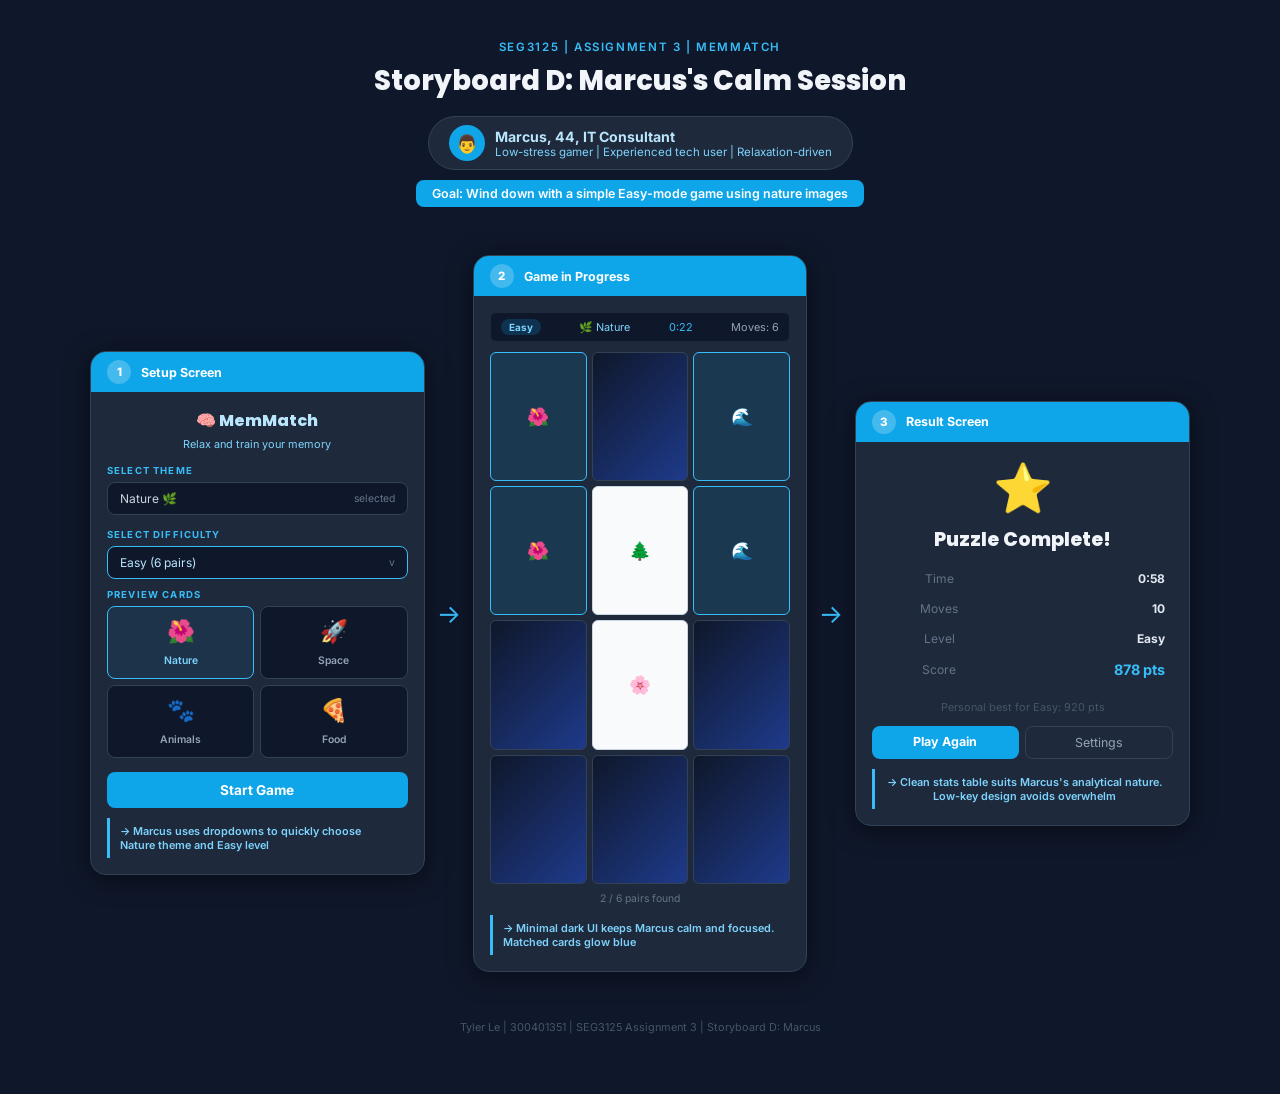
<file: storyboards/storyboard-d.html>
<!DOCTYPE html>
<html lang="en">
<head>
  <meta charset="UTF-8">
  <meta name="viewport" content="width=device-width, initial-scale=1.0">
  <title>Storyboard D | Marcus</title>
  <link href="https://fonts.googleapis.com/css2?family=Poppins:wght@500;700;800&family=Inter:wght@400;500;600&display=swap" rel="stylesheet">
  <style>
    *, *::before, *::after { box-sizing: border-box; margin: 0; padding: 0; }
    body {
      font-family: 'Inter', sans-serif;
      background: #0F172A;
      color: #E2E8F0;
      padding: 40px 32px 60px;
    }

    /* ── Header ── */
    .sb-header {
      text-align: center;
      margin-bottom: 48px;
    }
    .sb-course {
      font-size: 0.72rem;
      font-weight: 600;
      letter-spacing: 0.14em;
      text-transform: uppercase;
      color: #38BDF8;
      margin-bottom: 6px;
    }
    .sb-title {
      font-family: 'Poppins', sans-serif;
      font-size: 1.7rem;
      font-weight: 800;
      color: #F1F5F9;
    }
    .persona-chip {
      display: inline-flex;
      align-items: center;
      gap: 10px;
      background: #1E293B;
      border: 1px solid #334155;
      border-radius: 50px;
      padding: 8px 20px;
      margin-top: 14px;
    }
    .persona-avatar {
      width: 36px; height: 36px;
      background: #0EA5E9;
      border-radius: 50%;
      display: flex; align-items: center; justify-content: center;
      color: white; font-size: 1.1rem;
    }
    .persona-info { text-align: left; }
    .persona-name { font-weight: 700; font-size: 0.88rem; color: #BAE6FD; }
    .persona-role { font-size: 0.72rem; color: #7DD3FC; }
    .persona-goal {
      display: inline-block;
      background: #0EA5E9;
      color: white;
      border-radius: 8px;
      padding: 6px 16px;
      font-size: 0.78rem;
      font-weight: 600;
      margin-top: 10px;
    }

    /* ── Flow ── */
    .flow {
      display: grid;
      grid-template-columns: 1fr 48px 1fr 48px 1fr;
      gap: 0;
      align-items: center;
      max-width: 1100px;
      margin: 0 auto;
    }

    .arrow-col {
      display: flex;
      flex-direction: column;
      align-items: center;
    }
    .arrow-h {
      font-size: 1.6rem;
      color: #38BDF8;
      line-height: 1;
    }

    /* ── Screen Card ── */
    .screen-card {
      background: #1E293B;
      border-radius: 16px;
      box-shadow: 0 4px 24px rgba(0,0,0,0.5);
      overflow: hidden;
      border: 1.5px solid #334155;
    }

    .sc-label {
      background: #0EA5E9;
      color: #fff;
      padding: 8px 16px;
      display: flex;
      align-items: center;
      gap: 10px;
    }
    .sc-num {
      background: rgba(255,255,255,0.22);
      border-radius: 50%;
      width: 24px; height: 24px;
      display: flex; align-items: center; justify-content: center;
      font-size: 0.72rem;
      font-weight: 800;
    }
    .sc-step { font-size: 0.78rem; font-weight: 700; }

    .sc-body { padding: 16px; min-height: 340px; }

    /* ── Screen 1: Setup ── */
    .s1-logo { font-family: 'Poppins', sans-serif; font-size: 1rem; font-weight: 800; color: #BAE6FD; text-align: center; margin-bottom: 4px; }
    .s1-sub { font-size: 0.68rem; color: #7DD3FC; text-align: center; margin-bottom: 14px; }

    .s1-label { font-size: 0.6rem; font-weight: 700; letter-spacing: 0.12em; text-transform: uppercase; color: #38BDF8; margin-bottom: 6px; }

    .dropdown-row { display: flex; flex-direction: column; gap: 8px; margin-bottom: 14px; }
    .dropdown-field {
      background: #0F172A;
      border: 1.5px solid #334155;
      border-radius: 8px;
      padding: 8px 12px;
      font-size: 0.75rem;
      color: #CBD5E1;
      display: flex;
      justify-content: space-between;
      align-items: center;
    }
    .dropdown-field.sel { border-color: #38BDF8; color: #BAE6FD; }
    .dropdown-arrow { color: #64748B; font-size: 0.65rem; }

    .s1-grid { display: grid; grid-template-columns: repeat(2, 1fr); gap: 6px; margin-bottom: 14px; }
    .s1-opt {
      background: #0F172A;
      border: 1.5px solid #334155;
      border-radius: 8px;
      padding: 10px;
      text-align: center;
    }
    .s1-opt.sel { border-color: #38BDF8; background: rgba(14,165,233,0.08); }
    .s1-opt-icon { font-size: 1.4rem; display: block; margin-bottom: 3px; }
    .s1-opt-label { font-size: 0.65rem; font-weight: 600; color: #94A3B8; }
    .s1-opt.sel .s1-opt-label { color: #7DD3FC; }

    .s1-start {
      display: block;
      width: 100%;
      background: #0EA5E9;
      color: white;
      border-radius: 8px;
      padding: 10px;
      text-align: center;
      font-weight: 700;
      font-size: 0.85rem;
    }

    .annotation {
      background: #1E293B;
      border-left: 3px solid #38BDF8;
      border-radius: 0 8px 8px 0;
      padding: 6px 10px;
      font-size: 0.68rem;
      font-weight: 600;
      color: #7DD3FC;
      margin-top: 10px;
    }
    .annotation::before { content: '-> '; }

    /* ── Screen 2: Game ── */
    .s2-topbar {
      background: #0F172A;
      padding: 6px 10px;
      display: flex;
      justify-content: space-between;
      align-items: center;
      font-size: 0.68rem;
      border-radius: 6px;
      margin-bottom: 10px;
      border: 1px solid #1E293B;
    }
    .s2-badge {
      background: rgba(14,165,233,0.2);
      color: #7DD3FC;
      border-radius: 10px;
      padding: 2px 8px;
      font-size: 0.62rem;
      font-weight: 700;
    }
    .s2-grid {
      display: grid;
      grid-template-columns: repeat(3, 1fr);
      gap: 5px;
      margin-bottom: 8px;
    }
    .s2-card {
      aspect-ratio: 3/4;
      border-radius: 6px;
      display: flex;
      align-items: center;
      justify-content: center;
      font-size: 1.1rem;
      border: 1.5px solid;
    }
    .s2-card.hidden { background: linear-gradient(135deg,#0F172A,#1E3A8A); border-color: #334155; }
    .s2-card.matched { background: rgba(14,165,233,0.12); border-color: #38BDF8; }
    .s2-card.flipped { background: #F8FAFC; border-color: #CBD5E1; }

    .s2-pairs-label { font-size: 0.65rem; color: #64748B; text-align: center; }

    /* ── Screen 3: Result ── */
    .s3-center { text-align: center; }
    .s3-trophy { font-size: 3rem; display: block; margin-bottom: 8px; }
    .s3-title { font-family: 'Poppins', sans-serif; font-size: 1.2rem; font-weight: 800; color: #F1F5F9; margin-bottom: 10px; }

    .s3-table { width: 100%; border-collapse: collapse; margin-bottom: 14px; }
    .s3-table tr { border-bottom: 1px solid #1E293B; }
    .s3-table td { padding: 7px 8px; font-size: 0.75rem; }
    .s3-table .td-label { color: #64748B; }
    .s3-table .td-val { font-weight: 700; color: #E2E8F0; text-align: right; }
    .s3-table .td-val.score { color: #38BDF8; font-size: 0.9rem; }

    .s3-note { font-size: 0.68rem; color: #475569; margin-bottom: 12px; }

    .s3-btn-row { display: flex; gap: 6px; }
    .s3-btn-primary {
      flex: 1;
      background: #0EA5E9;
      color: white;
      border-radius: 8px;
      padding: 8px;
      text-align: center;
      font-size: 0.78rem;
      font-weight: 700;
    }
    .s3-btn-secondary {
      flex: 1;
      background: #1E293B;
      border: 1.5px solid #334155;
      color: #94A3B8;
      border-radius: 8px;
      padding: 8px;
      text-align: center;
      font-size: 0.78rem;
    }

    /* ── Footer ── */
    .sb-footer { text-align: center; margin-top: 48px; font-size: 0.68rem; color: #475569; }
  </style>
</head>
<body>

  <div class="sb-header">
    <p class="sb-course">SEG3125 | Assignment 3 | MemMatch</p>
    <h1 class="sb-title">Storyboard D: Marcus's Calm Session</h1>
    <div class="persona-chip">
      <div class="persona-avatar">👨</div>
      <div class="persona-info">
        <div class="persona-name">Marcus, 44, IT Consultant</div>
        <div class="persona-role">Low-stress gamer | Experienced tech user | Relaxation-driven</div>
      </div>
    </div>
    <div><span class="persona-goal">Goal: Wind down with a simple Easy-mode game using nature images</span></div>
  </div>

  <div class="flow">

    <!-- Screen 1 -->
    <div class="screen-card">
      <div class="sc-label">
        <span class="sc-num">1</span>
        <span class="sc-step">Setup Screen</span>
      </div>
      <div class="sc-body">
        <div class="s1-logo">🧠 MemMatch</div>
        <div class="s1-sub">Relax and train your memory</div>

        <div class="s1-label">Select Theme</div>
        <div class="dropdown-row">
          <div class="dropdown-field">Nature 🌿 <span class="dropdown-arrow">selected</span></div>
        </div>

        <div class="s1-label">Select Difficulty</div>
        <div class="dropdown-row" style="margin-bottom:10px;">
          <div class="dropdown-field sel">Easy (6 pairs) <span class="dropdown-arrow">v</span></div>
        </div>

        <div class="s1-label" style="margin-bottom:6px;">Preview Cards</div>
        <div class="s1-grid" style="margin-bottom:14px;">
          <div class="s1-opt sel"><span class="s1-opt-icon">🌺</span><span class="s1-opt-label">Nature</span></div>
          <div class="s1-opt"><span class="s1-opt-icon">🚀</span><span class="s1-opt-label">Space</span></div>
          <div class="s1-opt"><span class="s1-opt-icon">🐾</span><span class="s1-opt-label">Animals</span></div>
          <div class="s1-opt"><span class="s1-opt-icon">🍕</span><span class="s1-opt-label">Food</span></div>
        </div>

        <div class="s1-start">Start Game</div>

        <div class="annotation">Marcus uses dropdowns to quickly choose Nature theme and Easy level</div>
      </div>
    </div>

    <!-- Arrow 1 -->
    <div class="arrow-col">
      <span class="arrow-h">&#8594;</span>
    </div>

    <!-- Screen 2 -->
    <div class="screen-card">
      <div class="sc-label">
        <span class="sc-num">2</span>
        <span class="sc-step">Game in Progress</span>
      </div>
      <div class="sc-body">
        <div class="s2-topbar">
          <span class="s2-badge">Easy</span>
          <span style="color:#7DD3FC;">🌿 Nature</span>
          <span style="color:#38BDF8;">0:22</span>
          <span style="color:#94A3B8;">Moves: 6</span>
        </div>

        <div class="s2-grid">
          <div class="s2-card matched">🌺</div>
          <div class="s2-card hidden"></div>
          <div class="s2-card matched">🌊</div>
          <div class="s2-card matched">🌺</div>
          <div class="s2-card flipped">🌲</div>
          <div class="s2-card matched">🌊</div>
          <div class="s2-card hidden"></div>
          <div class="s2-card flipped">🌸</div>
          <div class="s2-card hidden"></div>
          <div class="s2-card hidden"></div>
          <div class="s2-card hidden"></div>
          <div class="s2-card hidden"></div>
        </div>

        <div class="s2-pairs-label" style="margin-bottom:6px;">2 / 6 pairs found</div>

        <div class="annotation">Minimal dark UI keeps Marcus calm and focused. Matched cards glow blue</div>
      </div>
    </div>

    <!-- Arrow 2 -->
    <div class="arrow-col">
      <span class="arrow-h">&#8594;</span>
    </div>

    <!-- Screen 3 -->
    <div class="screen-card">
      <div class="sc-label">
        <span class="sc-num">3</span>
        <span class="sc-step">Result Screen</span>
      </div>
      <div class="sc-body">
        <div class="s3-center">
          <span class="s3-trophy">⭐</span>
          <div class="s3-title">Puzzle Complete!</div>

          <table class="s3-table">
            <tr>
              <td class="td-label">Time</td>
              <td class="td-val">0:58</td>
            </tr>
            <tr>
              <td class="td-label">Moves</td>
              <td class="td-val">10</td>
            </tr>
            <tr>
              <td class="td-label">Level</td>
              <td class="td-val">Easy</td>
            </tr>
            <tr>
              <td class="td-label">Score</td>
              <td class="td-val score">878 pts</td>
            </tr>
          </table>

          <div class="s3-note">Personal best for Easy: 920 pts</div>

          <div class="s3-btn-row">
            <div class="s3-btn-primary">Play Again</div>
            <div class="s3-btn-secondary">Settings</div>
          </div>

          <div class="annotation">Clean stats table suits Marcus's analytical nature. Low-key design avoids overwhelm</div>
        </div>
      </div>
    </div>

  </div>

  <div class="sb-footer">Tyler Le | 300401351 | SEG3125 Assignment 3 | Storyboard D: Marcus</div>

</body>
</html>
</file>
<file: css/style.css>
/* ===================================================
   Tyler Le — SEG3125 Portfolio
   Theme: Dark Navy / Professional Tech
   Fonts: Space Grotesk (headings) + Inter (body) + JetBrains Mono (code)
   =================================================== */

/* ===== Design Tokens ===== */
:root {
  --bg-primary:  #080C14;
  --bg-surface:  #0C1220;
  --bg-elevated: #101828;
  --bg-card:     #141E2C;

  --accent:   #4D8EF8;
  --accent-2: #6366F1;
  --gradient: linear-gradient(135deg, #4D8EF8 0%, #6366F1 100%);

  --text-primary:   #E2E8F5;
  --text-secondary: #68779B;
  --text-muted:     #374060;

  --border:       rgba(255, 255, 255, 0.055);
  --border-hover: rgba(77, 142, 248, 0.22);

  --radius-card: 16px;
  --radius-sm:   10px;
}

/* ===== Reset ===== */
*, *::before, *::after { box-sizing: border-box; margin: 0; padding: 0; }

html {
  scroll-behavior: smooth;
  scroll-padding-top: 76px;
}

body {
  background-color: var(--bg-primary);
  color: var(--text-primary);
  font-family: 'Inter', sans-serif;
  font-size: 1rem;
  line-height: 1.75;
  overflow-x: hidden;
}

/* Subtle noise grain */
body::before {
  content: '';
  position: fixed;
  inset: 0;
  pointer-events: none;
  z-index: 9999;
  opacity: 0.022;
  background-image: url("data:image/svg+xml,%3Csvg viewBox='0 0 256 256' xmlns='http://www.w3.org/2000/svg'%3E%3Cfilter id='n'%3E%3CfeTurbulence type='fractalNoise' baseFrequency='0.9' numOctaves='4' stitchTiles='stitch'/%3E%3C/filter%3E%3Crect width='100%25' height='100%25' filter='url(%23n)'/%3E%3C/svg%3E");
  mix-blend-mode: overlay;
}

h1, h2, h3, h4, h5, h6 {
  font-family: 'Space Grotesk', sans-serif;
  color: var(--text-primary);
  line-height: 1.15;
}

p { color: var(--text-secondary); }
a { text-decoration: none; }

/* ===== Scrollbar ===== */
::-webkit-scrollbar       { width: 4px; }
::-webkit-scrollbar-track { background: var(--bg-primary); }
::-webkit-scrollbar-thumb { background: var(--accent); border-radius: 2px; }

/* ===== Utility ===== */
.gradient-text {
  background: linear-gradient(135deg, #E8EEF8 0%, #4D8EF8 100%);
  -webkit-background-clip: text;
  -webkit-text-fill-color: transparent;
  background-clip: text;
}

.overline {
  display: block;
  font-size: 0.68rem;
  font-weight: 700;
  letter-spacing: 4px;
  text-transform: uppercase;
  color: var(--accent);
}

.section-title {
  font-size: clamp(1.9rem, 4vw, 2.75rem);
  font-weight: 700;
  letter-spacing: -0.5px;
}

.py-section { padding: 110px 0; }

/* ===== Navbar ===== */
#mainNav {
  background: rgba(8, 12, 20, 0.82);
  backdrop-filter: blur(20px);
  -webkit-backdrop-filter: blur(20px);
  padding: 0.875rem 0;
  border-bottom: 1px solid var(--border);
  position: relative;
  transition: background 0.3s, border-color 0.3s;
}

#mainNav.scrolled {
  background: rgba(8, 12, 20, 0.97);
  border-color: rgba(77, 142, 248, 0.1);
}

.brand-mark {
  display: block;
  transition: transform 0.4s cubic-bezier(0.34, 1.56, 0.64, 1);
}

.navbar-brand:hover .brand-mark { transform: rotate(45deg) scale(1.08); }

.nav-link {
  font-family: 'Space Grotesk', sans-serif;
  font-size: 0.85rem;
  font-weight: 500;
  color: var(--text-muted) !important;
  padding: 0.4rem 0.95rem !important;
  border-radius: 8px;
  transition: color 0.2s, background 0.2s;
}

.nav-link:hover,
.nav-link.active {
  color: var(--text-primary) !important;
  background: rgba(255, 255, 255, 0.05);
}

/* ===== Hero ===== */
.hero-section {
  min-height: 100vh;
  padding-top: 76px;   /* fixed navbar height */
  padding-bottom: 80px; /* room for scroll hint */
  display: flex;
  align-items: center;
  position: relative;
  overflow: hidden;
}

/* Ambient blobs */
.hero-bg {
  position: absolute;
  inset: 0;
  pointer-events: none;
  transition: transform 1.2s ease-out;
  background:
    radial-gradient(ellipse 50% 45% at 85% 20%, rgba(77, 142, 248, 0.14) 0%, transparent 65%),
    radial-gradient(ellipse 40% 35% at 10% 80%, rgba(99, 102, 241, 0.10) 0%, transparent 60%),
    radial-gradient(ellipse 30% 25% at 50% 55%, rgba(77, 142, 248, 0.04) 0%, transparent 70%);
}

/* Grid lines */
.hero-grid {
  position: absolute;
  inset: 0;
  pointer-events: none;
  background-image:
    linear-gradient(rgba(255,255,255,0.009) 1px, transparent 1px),
    linear-gradient(90deg, rgba(255,255,255,0.009) 1px, transparent 1px);
  background-size: 58px 58px;
  mask-image: radial-gradient(ellipse 80% 70% at 50% 50%, black 20%, transparent 80%);
}

/* ===== Hero Content ===== */
.hero-eyebrow {
  display: inline-flex;
  align-items: center;
  gap: 0.6rem;
  font-size: 0.8rem;
  font-weight: 500;
  color: var(--accent);
  letter-spacing: 0.4px;
}

.eyebrow-dot {
  display: inline-block;
  width: 7px;
  height: 7px;
  border-radius: 50%;
  background: var(--accent);
  box-shadow: 0 0 8px var(--accent);
  flex-shrink: 0;
  animation: pulse-dot 2.5s ease-in-out infinite;
}

@keyframes pulse-dot {
  0%, 100% { box-shadow: 0 0 6px var(--accent); }
  50%       { box-shadow: 0 0 18px var(--accent), 0 0 36px rgba(77,142,248,0.2); }
}

.hero-title {
  font-size: clamp(2.8rem, 7vw, 5.5rem);
  font-weight: 800;
  letter-spacing: -3px;
  line-height: 1.0;
}

.hero-desc {
  font-size: 1.05rem;
  color: var(--text-secondary);
  max-width: 440px;
  line-height: 1.8;
}

/* Buttons */
.btn-glow {
  display: inline-block;
  background: var(--accent);
  color: #fff;
  font-family: 'Space Grotesk', sans-serif;
  font-weight: 600;
  font-size: 0.875rem;
  padding: 0.82rem 2rem;
  border-radius: 50px;
  cursor: pointer;
  transition: transform 0.25s, box-shadow 0.25s, background 0.25s;
  letter-spacing: 0.3px;
}

.btn-glow:hover {
  color: #fff;
  background: #6A9EFA;
  transform: translateY(-3px);
  box-shadow: 0 12px 32px rgba(77, 142, 248, 0.4);
}

.btn-ghost {
  display: inline-block;
  background: transparent;
  border: 1px solid rgba(255,255,255,0.1);
  color: var(--text-secondary);
  font-family: 'Space Grotesk', sans-serif;
  font-weight: 600;
  font-size: 0.875rem;
  padding: 0.82rem 2rem;
  border-radius: 50px;
  cursor: pointer;
  transition: border-color 0.25s, color 0.25s, transform 0.25s;
}

.btn-ghost:hover {
  border-color: var(--accent);
  color: var(--accent);
  transform: translateY(-3px);
}

/* Stats */
.hero-stats {
  display: flex;
  gap: 2rem;
  flex-wrap: wrap;
  border-top: 1px solid var(--border);
  padding-top: 2rem;
}

.stat-item {
  border-left: 2px solid var(--accent);
  padding-left: 1rem;
}

.stat-number {
  font-family: 'Space Grotesk', sans-serif;
  font-size: 1.45rem;
  font-weight: 700;
  color: var(--accent);
  line-height: 1.1;
}

.stat-label {
  font-size: 0.67rem;
  color: var(--text-muted);
  text-transform: uppercase;
  letter-spacing: 1px;
}

/* ===== Code Card ===== */
.hero-visual {
  position: relative;
}

.hero-visual::before {
  content: '';
  position: absolute;
  inset: -50px;
  background: radial-gradient(ellipse at center, rgba(99,102,241,0.12) 0%, transparent 70%);
  pointer-events: none;
  border-radius: 50%;
  z-index: 0;
}

.code-card {
  position: relative;
  z-index: 1;
  background: #070B14;
  border: 1px solid rgba(77, 142, 248, 0.12);
  border-radius: 14px;
  overflow: hidden;
  font-family: 'JetBrains Mono', 'Courier New', monospace;
  font-size: 0.79rem;
  width: 100%;
  max-width: 400px;
  box-shadow:
    0 0 0 1px rgba(99,102,241,0.1),
    0 28px 70px rgba(0,0,0,0.65),
    0 0 50px rgba(77,142,248,0.07);
  transform: perspective(900px) rotateY(-6deg) rotateX(3deg);
  transition: transform 0.6s cubic-bezier(0.4, 0, 0.2, 1), box-shadow 0.6s;
}

.code-card:hover {
  transform: perspective(900px) rotateY(0deg) rotateX(0deg);
  box-shadow:
    0 0 0 1px rgba(77,142,248,0.2),
    0 28px 70px rgba(0,0,0,0.65),
    0 0 60px rgba(77,142,248,0.08);
}

.code-topbar {
  display: flex;
  align-items: center;
  gap: 0.45rem;
  padding: 0.7rem 1rem;
  background: rgba(255,255,255,0.02);
  border-bottom: 1px solid rgba(255,255,255,0.04);
}

.code-dot {
  width: 10px;
  height: 10px;
  border-radius: 50%;
  flex-shrink: 0;
}

.dot-red    { background: #FF5F57; }
.dot-yellow { background: #FEBC2E; }
.dot-green  { background: #28C840; }

.code-filename {
  margin-left: auto;
  font-size: 0.67rem;
  color: rgba(255,255,255,0.2);
}

.code-content {
  padding: 1.2rem 1.3rem 1.1rem;
  line-height: 1.85;
}

.code-line { white-space: nowrap; }
.indent1   { padding-left: 1.4rem; }
.indent2   { padding-left: 2.8rem; }

/* Material Theme Oceanic syntax */
.c-kw    { color: #C792EA; }
.c-var   { color: #82AAFF; }
.c-prop  { color: #F07178; }
.c-str   { color: #C3E88D; }
.c-fn    { color: #FFCB6B; }
.c-op    { color: #89DDFF; }
.c-br    { color: #FFCB6B; }
.c-punct { color: #89DDFF; }
.c-comment { color: #4A5E6E; font-style: italic; }

.cursor-blink {
  display: inline-block;
  color: var(--accent);
  animation: blink 1s step-end infinite;
}

@keyframes blink {
  0%, 100% { opacity: 1; }
  50%       { opacity: 0; }
}

/* Scroll hint */
.scroll-hint {
  position: absolute;
  bottom: 2rem;
  left: 50%;
  transform: translateX(-50%);
  display: flex;
  flex-direction: column;
  align-items: center;
  gap: 0.3rem;
  z-index: 2;
  animation: bobDown 2.5s ease-in-out infinite;
}

.scroll-hint::before {
  content: '';
  display: block;
  width: 1px;
  height: 28px;
  background: linear-gradient(to bottom, transparent, rgba(77,142,248,0.5));
  margin-bottom: 0.2rem;
}

.scroll-hint span {
  font-size: 0.62rem;
  letter-spacing: 3px;
  text-transform: uppercase;
  color: var(--text-secondary);
  opacity: 0.7;
}

.scroll-hint i {
  font-size: 0.9rem;
  color: var(--accent);
  opacity: 0.6;
}

@keyframes bobDown {
  0%, 100% { transform: translateX(-50%) translateY(0); }
  50%       { transform: translateX(-50%) translateY(7px); }
}

/* ===== About ===== */
.about-section {
  background: var(--bg-surface);
  position: relative;
}

.about-section::before {
  content: '';
  position: absolute;
  top: 0; left: 0; right: 0;
  height: 1px;
  background: linear-gradient(90deg, transparent, rgba(77,142,248,0.18), transparent);
}

.profile-ring {
  position: relative;
  width: 240px;
  height: 240px;
}

.profile-ring::before {
  content: '';
  position: absolute;
  inset: -3px;
  border-radius: 50%;
  background: conic-gradient(#4D8EF8, #6366F1, #818CF8, #4D8EF8);
  z-index: 0;
  animation: spin-ring 7s linear infinite;
}

@keyframes spin-ring {
  to { transform: rotate(360deg); }
}

.profile-img,
.profile-placeholder {
  position: relative;
  z-index: 1;
  width: 100%;
  height: 100%;
  border-radius: 50%;
  border: 4px solid var(--bg-surface);
}

.profile-img { object-fit: cover; }

.profile-placeholder {
  display: flex;
  align-items: center;
  justify-content: center;
  background: var(--bg-elevated);
  color: rgba(77, 142, 248, 0.4);
}

/* Decorative dots */
.dot-deco {
  display: inline-block;
  width: 7px;
  height: 7px;
  border-radius: 50%;
  background: var(--border);
  transition: all 0.3s;
}

.dot-deco.active {
  width: 24px;
  border-radius: 3.5px;
  background: var(--accent);
}

/* Chips */
.chip {
  display: inline-flex;
  align-items: center;
  gap: 0.5rem;
  background: var(--bg-elevated);
  border: 1px solid var(--border);
  color: var(--text-secondary);
  padding: 0.42rem 1rem;
  border-radius: 50px;
  font-size: 0.82rem;
  cursor: default;
  transition: border-color 0.2s, color 0.2s;
}

.chip:hover { border-color: var(--accent); color: var(--accent); }
.chip i     { color: var(--accent); }

/* Info pills */
.info-pill {
  display: inline-flex;
  align-items: center;
  background: var(--bg-card);
  border: 1px solid var(--border);
  color: var(--text-muted);
  padding: 0.38rem 0.9rem;
  border-radius: 50px;
  font-size: 0.8rem;
}

.info-pill i { color: var(--accent-2); }

/* ===== How I Work ===== */
.work-section { background: var(--bg-primary); }

.work-card {
  background: var(--bg-elevated);
  border: 1px solid var(--border);
  border-radius: var(--radius-card);
  padding: 1.875rem;
  cursor: default;
  transition: border-color 0.3s, transform 0.3s, box-shadow 0.3s;
}

.work-card:hover {
  border-color: rgba(77, 142, 248, 0.2);
  transform: translateY(-5px);
  box-shadow: 0 18px 48px rgba(0,0,0,0.35);
}

.icon-box {
  width: 50px;
  height: 50px;
  border-radius: 14px;
  background: var(--accent);
  display: flex;
  align-items: center;
  justify-content: center;
  font-size: 1.3rem;
  color: #fff;
  margin-bottom: 1.1rem;
}

.work-card h5 {
  font-size: 1rem;
  font-weight: 600;
  color: var(--text-primary);
  margin-bottom: 0.6rem;
}

.link-accent { color: var(--accent); transition: opacity 0.2s; }
.link-accent:hover { opacity: 0.7; text-decoration: underline; color: var(--accent); }

.resources-strip {
  background: var(--bg-elevated);
  border: 1px solid var(--border);
  border-radius: var(--radius-card);
  padding: 1.4rem 2rem;
}

.resource-link {
  color: var(--text-muted);
  font-size: 0.8rem;
  font-weight: 500;
  padding: 0.3rem 0.9rem;
  border: 1px solid var(--border);
  border-radius: 50px;
  cursor: pointer;
  transition: color 0.2s, border-color 0.2s;
}

.resource-link:hover { color: var(--accent); border-color: var(--accent); }

/* ===== Case Studies ===== */
.cases-section { background: var(--bg-surface); }

.bento-grid {
  display: grid;
  grid-template-columns: 1fr;
  gap: 1.25rem;
}

@media (min-width: 768px) {
  .bento-grid { grid-template-columns: repeat(3, 1fr); }
  .bento-item.bento-wide { grid-column: span 2; }
}

.case-link { display: block; height: 100%; cursor: pointer; }

.case-card {
  background: var(--bg-card);
  border: 1px solid var(--border);
  border-radius: var(--radius-card);
  padding: 2rem;
  position: relative;
  overflow: hidden;
  min-height: 220px;
  height: 100%;
  cursor: pointer;
  transition: border-color 0.3s, transform 0.3s, box-shadow 0.3s;
}

.case-card:hover {
  border-color: rgba(77, 142, 248, 0.22);
  transform: translateY(-6px);
  box-shadow:
    0 0 0 1px rgba(77,142,248,0.1),
    0 22px 55px rgba(0,0,0,0.45);
}

.case-num {
  position: absolute;
  top: 0.4rem;
  right: 1.2rem;
  font-family: 'Space Grotesk', sans-serif;
  font-size: 6rem;
  font-weight: 800;
  color: rgba(255,255,255,0.022);
  line-height: 1;
  user-select: none;
  letter-spacing: -6px;
}

.case-icon {
  font-size: 1.85rem;
  margin-bottom: 0.65rem;
  color: var(--accent);
}

.case-badge {
  display: inline-block;
  font-size: 0.63rem;
  font-weight: 700;
  letter-spacing: 2px;
  text-transform: uppercase;
  color: var(--accent);
  background: rgba(77, 142, 248, 0.07);
  border: 1px solid rgba(77, 142, 248, 0.15);
  border-radius: 50px;
  padding: 0.18rem 0.75rem;
  margin-bottom: 0.7rem;
}

.case-card h4 {
  font-size: 1.2rem;
  font-weight: 700;
  color: var(--text-primary);
  margin-bottom: 0.4rem;
}

.case-card p {
  font-size: 0.85rem;
  color: var(--text-muted);
  margin: 0;
}

.wip-notice {
  display: inline-flex;
  align-items: center;
  font-size: 0.8rem;
  font-weight: 500;
  color: var(--accent-2);
  background: rgba(99,102,241,0.07);
  border: 1px solid rgba(99,102,241,0.18);
  padding: 0.4rem 1rem;
  border-radius: 50px;
}

.cs-status-banner {
  display: inline-flex;
  align-items: center;
  font-size: 0.67rem;
  font-weight: 700;
  letter-spacing: 1.5px;
  text-transform: uppercase;
  color: rgba(255,255,255,0.65);
  background: rgba(77,142,248,0.07);
  border: 1px solid rgba(77,142,248,0.15);
  padding: 0.2rem 0.75rem;
  border-radius: 50px;
  margin-bottom: 0.85rem;
}

/* ===== Footer ===== */
footer {
  background: var(--bg-elevated);
  border-top: 1px solid var(--border);
  padding: 2rem 0;
}

/* ===== Fade-in ===== */
.fade-in {
  opacity: 0;
  transform: translateY(18px);
  transition: opacity 0.6s ease, transform 0.6s ease;
}

.fade-in.visible {
  opacity: 1;
  transform: translateY(0);
}

/* ===== Responsive ===== */
@media (max-width: 768px) {
  .hero-title   { letter-spacing: -1.8px; }
  .py-section   { padding: 80px 0; }
  .profile-ring { width: 200px; height: 200px; }
  .hero-stats   { gap: 1.5rem; }
}

@media (prefers-reduced-motion: reduce) {
  *, *::before, *::after {
    animation-duration: 0.01ms !important;
    transition-duration: 0.01ms !important;
  }
}
</file>
<file: css/coming-soon.css>
/* ===================================================
   Tyler Le — SEG3125  |  Coming Soon shared styles
   =================================================== */

:root {
  --bg:       #07071a;
  --surface:  #0f0f28;
  --accent:   #00c8ff;
  --accent-2: #7b61ff;
  --gradient: linear-gradient(135deg, #00c8ff 0%, #7b61ff 100%);
  --text:     #eeeeff;
  --muted:    #7070a0;
  --border:   rgba(255, 255, 255, 0.07);
}

*, *::before, *::after { box-sizing: border-box; margin: 0; padding: 0; }

body {
  background: var(--bg);
  color: var(--text);
  font-family: 'Inter', sans-serif;
  min-height: 100vh;
  overflow: hidden;
}

h1, h2, h3, h4, h5 {
  font-family: 'Poppins', sans-serif;
  line-height: 1.15;
}

/* Ambient background */
.cs-bg {
  position: fixed;
  inset: 0;
  pointer-events: none;
  background:
    radial-gradient(ellipse 70% 60% at 80% 20%, rgba(123,97,255,0.2) 0%, transparent 60%),
    radial-gradient(ellipse 50% 50% at 10% 85%, rgba(0,200,255,0.13) 0%, transparent 60%);
}

/* Wrapper */
.cs-wrapper {
  min-height: 100vh;
  display: flex;
  align-items: center;
  justify-content: center;
  padding: 2rem;
}

/* Icon */
.cs-icon {
  width: 80px;
  height: 80px;
  border-radius: 22px;
  background: var(--gradient);
  display: flex;
  align-items: center;
  justify-content: center;
  font-size: 2rem;
  color: #fff;
  margin: 0 auto 1.5rem;
  box-shadow: 0 12px 35px rgba(123,97,255,0.3);
}

/* Tag */
.cs-tag {
  display: inline-block;
  font-size: 0.68rem;
  font-weight: 700;
  letter-spacing: 3px;
  text-transform: uppercase;
  color: var(--accent-2);
  background: rgba(123,97,255,0.12);
  border: 1px solid rgba(123,97,255,0.25);
  border-radius: 50px;
  padding: 0.25rem 1rem;
  margin-bottom: 1.25rem;
}

/* Title */
.cs-title {
  font-size: clamp(2.2rem, 6vw, 3.8rem);
  font-weight: 900;
  letter-spacing: -1.5px;
  margin-bottom: 1rem;
  background: linear-gradient(135deg, #eeeeff, #9090cc);
  -webkit-background-clip: text;
  -webkit-text-fill-color: transparent;
  background-clip: text;
}

/* Description */
.cs-desc {
  font-size: 1rem;
  color: var(--muted);
  max-width: 420px;
  margin: 0 auto 1.75rem;
  line-height: 1.75;
}

/* Coming soon badge */
.cs-badge {
  display: inline-flex;
  align-items: center;
  gap: 0.5rem;
  font-size: 0.82rem;
  font-weight: 600;
  color: var(--accent);
  background: rgba(0,200,255,0.08);
  border: 1px solid rgba(0,200,255,0.22);
  padding: 0.45rem 1.25rem;
  border-radius: 50px;
}

/* Back link */
.cs-back {
  display: inline-flex;
  align-items: center;
  gap: 0.4rem;
  color: var(--muted);
  font-size: 0.85rem;
  font-weight: 500;
  border: 1px solid var(--border);
  padding: 0.5rem 1.25rem;
  border-radius: 50px;
  transition: color 0.2s, border-color 0.2s;
}

.cs-back:hover { color: var(--accent); border-color: rgba(0,200,255,0.3); }

/* Animated dots below title */
.cs-dots {
  display: flex;
  justify-content: center;
  gap: 6px;
  margin: 1.25rem 0;
}

.cs-dot {
  width: 8px;
  height: 8px;
  border-radius: 50%;
  background: var(--border);
  animation: dotPulse 1.6s ease-in-out infinite;
}

.cs-dot:nth-child(2) { animation-delay: 0.2s; }
.cs-dot:nth-child(3) { animation-delay: 0.4s; }

@keyframes dotPulse {
  0%, 100% { background: var(--border); transform: scale(1); }
  50%       { background: var(--accent); transform: scale(1.4); }
}
</file>
